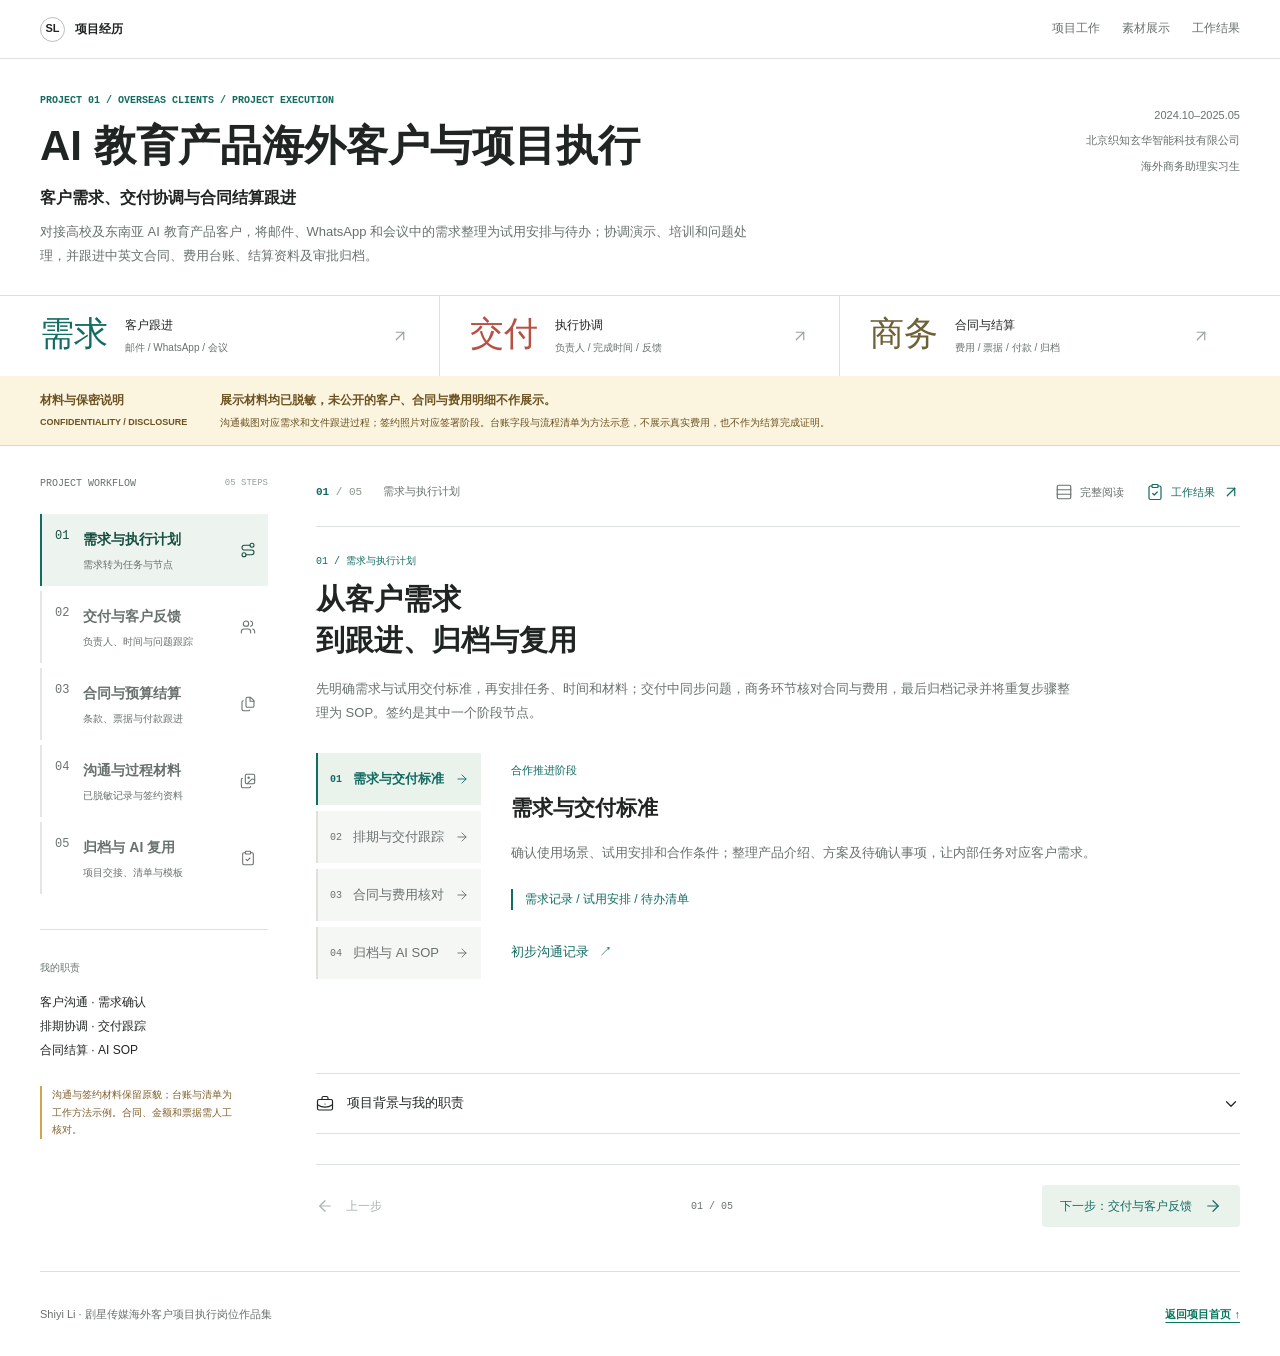
<file: docs/projects/ai-education-partnership/case_study.html>
<!doctype html>
<html lang="zh-CN">
<head>
  <meta charset="UTF-8">
  <meta name="viewport" content="width=device-width, initial-scale=1">
  <meta name="description" content="北京织知玄华智能科技有限公司海外商务助理实习：客户需求跟进、试用交付协调、中英文合同与预算结算跟进，以及 AI 辅助 SOP。展示脱敏沟通材料及签约阶段证据。">
  <title>AI 教育产品海外客户与项目执行｜李世怡 · 剧星传媒</title>
  <style>
    :root {
      --ink: #202e2a; --forest: #163c32; --green: #08765d; --blue: #245bd0;
      --pink: #b23768; --gold: #996014; --yellow: #ffe083; --muted: #5c6c66;
      --line: #d8e1dc; --soft: #f3f6f4; --paper: #fff;
    }
    * { box-sizing: border-box; }
    html { scroll-behavior: smooth; scroll-padding-top: 88px; }
    body { margin: 0; color: var(--ink); background: var(--paper); font: 16px/1.75 Inter, -apple-system, BlinkMacSystemFont, "Segoe UI", "PingFang SC", "Microsoft YaHei", sans-serif; letter-spacing: 0; }
    h1, h2, h3, h4, p, figure { margin: 0; }
    h1, h2, h3, h4 { line-height: 1.4; letter-spacing: 0; text-wrap: balance; }
    p { overflow-wrap: anywhere; }
    a { color: inherit; text-underline-offset: 4px; }
    img { display: block; max-width: 100%; height: auto; }
    button { font: inherit; cursor: pointer; touch-action: manipulation; }
    button, a { -webkit-tap-highlight-color: transparent; }
    [hidden] { display: none !important; }
    :focus-visible { outline: 3px solid var(--pink); outline-offset: 5px; }
    .mono { font-family: "SFMono-Regular", Consolas, monospace; font-variant-numeric: tabular-nums; }
    .wrap { width: min(1180px, calc(100% - 64px)); margin-inline: auto; }
    .skip-link { position: fixed; z-index: 100; top: 8px; left: 12px; transform: translateY(-150%); padding: 8px 12px; background: #fff; }
    .skip-link:focus { transform: none; }
    .topbar { position: sticky; top: 0; z-index: 30; min-height: 64px; display: flex; align-items: center; justify-content: space-between; gap: 24px; padding: 0 max(32px, calc((100% - 1180px) / 2)); background: #163c32fa; color: #fff; border-bottom: 1px solid #ffffff26; }
    .brand { display: inline-flex; align-items: center; gap: 10px; text-decoration: none; font-size: 13px; font-weight: 700; white-space: nowrap; }
    .brand-mark { display: grid; place-items: center; width: 28px; height: 28px; border: 1px solid #ffffff80; border-radius: 50%; font-size: 11px; }
    .topnav { display: flex; gap: 22px; overflow: auto; scrollbar-width: none; }
    .topnav::-webkit-scrollbar { display: none; }
    .topnav a { display: inline-flex; align-items: center; flex-shrink: 0; min-height: 44px; color: #d1e2da; font-size: 12px; text-decoration: none; border-bottom: 2px solid transparent; }
    .topnav a:hover, .topnav a[aria-current="location"] { color: #fff; border-bottom-color: var(--yellow); }
    .topnav .privacy-link { color: var(--yellow); font-weight: 750; }
    .hero { position: relative; isolation: isolate; color: #fff; background: var(--forest); }
    .hero::before { content: ""; position: absolute; inset: 0; z-index: -1; background: linear-gradient(90deg, #102b24fa 0%, #102b24ec 43%, #102b2460 75%, #102b2438 100%), url("../../works/covers/ai-partnership.jpg") center / cover no-repeat; }
    .hero-inner { padding-block: 64px 54px; }
    .eyebrow { color: #ffdf8a; font-size: 11px; font-weight: 750; margin-bottom: 22px; }
    h1 { max-width: 790px; font-size: 56px; font-weight: 850; line-height: 1.22; }
    .hero-copy { max-width: 630px; margin-top: 25px; color: #e2eee7; font-size: 17px; line-height: 1.9; }
    .hero-meta { display: flex; flex-wrap: wrap; gap: 8px 24px; margin-top: 30px; color: #e0e9e3; font-size: 12px; }
    .hero-meta span { padding-left: 10px; border-left: 2px solid #ffdf8a; }
    .hero-foot { display: flex; justify-content: space-between; align-items: center; gap: 24px; margin-top: 38px; padding-top: 20px; border-top: 1px solid #ffffff40; }
    .hero-foot p { color: #d1e2da; font-size: 12px; }
    .hero-foot a { display: inline-flex; gap: 18px; align-items: center; min-height: 44px; color: #ffdf8a; font-size: 13px; font-weight: 700; text-decoration: none; }
    .confidential { background: var(--yellow); color: #362807; border-bottom: 1px solid #d9b759; scroll-margin-top: 0; }
    .confidential-inner { display: grid; grid-template-columns: 220px 1fr; gap: 40px; padding-block: 25px; align-items: center; }
    .confidential-label { display: block; font-size: 19px; line-height: 1.4; }
    .confidential-label small { display: block; margin-top: 7px; font-size: 10px; font-weight: 650; }
    .confidential-copy strong { display: block; font-size: 16px; }
    .confidential-copy p { margin-top: 5px; font-size: 12px; }
    .band { border-bottom: 1px solid var(--line); }
    .band.soft { background: var(--soft); }
    .section { padding-block: 76px; scroll-margin-top: 16px; }
    .section-head { display: grid; grid-template-columns: minmax(0, .85fr) minmax(0, 1.15fr); align-items: start; gap: 70px; margin-bottom: 36px; }
    .index { margin-bottom: 12px; color: var(--green); font-size: 11px; font-weight: 750; }
    h2 { font-size: 36px; font-weight: 800; }
    h3 { font-size: 21px; }
    .section-intro { padding-top: 3px; font-size: 15px; color: var(--muted); line-height: 1.95; }
    .section-intro p + p { margin-top: 12px; }
    .work-grid { display: grid; grid-template-columns: repeat(4, minmax(0, 1fr)); gap: 26px; }
    .work-item { --accent: var(--green); padding-top: 24px; border-top: 3px solid var(--accent); }
    .work-item:nth-child(2) { --accent: var(--blue); }
    .work-item:nth-child(3) { --accent: var(--pink); }
    .work-item:nth-child(4) { --accent: var(--gold); }
    .work-number { display: block; color: var(--accent); font: 42px/1.1 "SFMono-Regular", Consolas, monospace; margin-bottom: 19px; }
    .work-item p { margin-top: 12px; font-size: 13px; color: var(--muted); }
    .timeline { display: grid; grid-template-columns: repeat(4, minmax(0, 1fr)); gap: 22px; padding: 0; margin: 0; list-style: none; }
    .stage { --accent: var(--green); position: relative; min-width: 0; padding-top: 29px; }
    .stage:nth-child(2) { --accent: var(--blue); }
    .stage:nth-child(3) { --accent: var(--pink); }
    .stage:nth-child(4) { --accent: var(--gold); }
    .stage::before { content: ""; position: absolute; top: 0; left: 0; right: -22px; height: 3px; background: var(--accent); }
    .stage:last-child::before { right: 0; }
    .stage:not(:last-child)::after { content: "→"; position: absolute; top: -18px; right: -18px; color: var(--accent); background: var(--soft); font-size: 23px; padding-inline: 4px; }
    .stage-top { display: flex; align-items: center; justify-content: space-between; gap: 14px; color: var(--accent); }
    .stage-top strong { font: 48px/1 "SFMono-Regular", Consolas, monospace; }
    .stage-top span { font-size: 10px; font-weight: 750; }
    .stage h3 { font-size: 20px; margin-top: 22px; min-height: 57px; }
    .stage p { min-height: 80px; margin-top: 12px; color: var(--muted); font-size: 13px; }
    .stage-output { min-height: 88px; padding-block: 17px; margin-top: 16px; border-top: 1px solid var(--line); }
    .stage-output small { display: block; font-size: 10px; color: var(--muted); margin-bottom: 5px; }
    .stage-output strong { display: block; font-size: 12px; font-weight: 650; }
    .stage a { display: inline-flex; min-height: 44px; align-items: center; gap: 14px; font-size: 12px; color: var(--accent); text-decoration: none; border-bottom: 1px solid currentColor; }
    .stage a:hover { background: #e5ece8; }
    .collaboration-map { display: grid; grid-template-columns: minmax(0, .8fr) minmax(0, 1fr) minmax(0, 1.25fr); gap: 62px; align-items: center; padding-block: 24px; }
    .partner { position: relative; border-block: 2px solid var(--blue); padding-block: 27px; }
    .map-label { display: block; color: var(--blue); font-size: 10px; font-weight: 750; margin-bottom: 14px; }
    .partner h3 { font-size: 24px; }
    .partner p { color: var(--muted); font-size: 13px; margin-top: 12px; }
    .partner::after { content: "⇄"; position: absolute; right: -46px; top: 50%; transform: translateY(-50%); color: var(--green); font-size: 25px; }
    .my-role { position: relative; padding: 30px 26px; background: var(--forest); color: #fff; border-radius: 4px; }
    .my-role .map-label { color: #a7e6c8; }
    .my-role h3 { font-size: 25px; line-height: 1.5; }
    .my-role ul { list-style: none; margin: 22px 0 0; padding: 0; color: #d8e9df; font-size: 13px; }
    .my-role li { padding-block: 8px; border-top: 1px solid #ffffff2b; }
    .my-role::after { content: ""; position: absolute; width: 31px; height: 1px; right: -31px; top: 50%; background: #95aea0; }
    .teams { display: grid; gap: 12px; position: relative; }
    .teams::before { content: ""; position: absolute; left: -32px; top: 47px; bottom: 47px; border-left: 1px solid #95aea0; }
    .team { --accent: var(--blue); position: relative; display: grid; grid-template-columns: 35px 1fr; gap: 12px; min-height: 94px; align-items: center; padding: 15px 18px; background: var(--soft); border-left: 3px solid var(--accent); }
    .team:nth-child(2) { --accent: var(--green); }
    .team:nth-child(3) { --accent: var(--pink); }
    .team:nth-child(4) { --accent: var(--gold); }
    .team::before { content: ""; position: absolute; left: -32px; width: 29px; top: 50%; height: 1px; background: #95aea0; }
    .team > span { color: var(--accent); font-size: 12px; }
    .team h4 { font-size: 15px; }
    .team p { color: var(--muted); font-size: 12px; margin-top: 4px; }
    .map-note { margin-top: 22px; padding-top: 19px; border-top: 1px solid var(--line); color: var(--muted); font-size: 12px; }
    .followup-table { border-top: 2px solid var(--ink); }
    .followup-row { display: grid; grid-template-columns: .65fr 1.2fr 1.15fr; gap: 36px; align-items: baseline; padding: 23px 0; border-bottom: 1px solid var(--line); }
    .followup-row.header { padding-block: 12px; font-size: 11px; color: var(--muted); }
    .followup-row h3 { font-size: 16px; }
    .followup-row h3 span { font-size: 11px; color: var(--green); margin-right: 10px; }
    .followup-row p { font-size: 13px; color: var(--muted); }
    .followup-row p:last-child { color: var(--ink); }
    .followup-label { display: none; }
    .records { display: grid; grid-template-columns: repeat(3, minmax(0, 1fr)); gap: 30px; margin-top: 32px; }
    .record { padding-top: 16px; border-top: 3px solid var(--green); }
    .record:nth-child(2) { border-top-color: var(--blue); }
    .record:nth-child(3) { border-top-color: var(--pink); }
    .record h4 { font-size: 15px; }
    .record p { margin-top: 7px; font-size: 12px; color: var(--muted); }
    .evidence-notice { display: flex; align-items: baseline; gap: 24px; padding: 17px 22px; margin-bottom: 32px; color: #362807; background: var(--yellow); border-left: 4px solid #ae790b; }
    .evidence-notice strong { flex-shrink: 0; font-size: 14px; }
    .evidence-notice p { font-size: 12px; }
    .evidence-grid { display: grid; grid-template-columns: repeat(6, minmax(0, 1fr)); gap: 38px 26px; }
    .evidence { grid-column: span 2; min-width: 0; scroll-margin-top: 108px; }
    .evidence:nth-child(-n+2) { grid-column: span 3; }
    .evidence:target { outline: 3px solid var(--green); outline-offset: 10px; }
    .evidence-heading { display: flex; align-items: baseline; justify-content: space-between; gap: 12px; padding-bottom: 12px; }
    .evidence-heading span { font-size: 12px; color: var(--green); font-weight: 750; }
    .evidence-heading time { font-size: 11px; color: var(--muted); }
    .evidence-frame { display: block; position: relative; aspect-ratio: 4 / 3; overflow: hidden; background: #eef0ef; border: 1px solid var(--line); cursor: zoom-in; }
    .evidence:nth-child(-n+2) .evidence-frame { aspect-ratio: 1.9 / 1; }
    .evidence-frame img { width: 100%; height: 100%; object-fit: contain; }
    .evidence-frame:hover { outline: 3px solid var(--green); outline-offset: -3px; }
    .evidence figcaption { margin-top: 16px; padding-top: 15px; border-top: 1px solid var(--line); }
    .evidence figcaption strong { display: block; font-size: 16px; }
    .evidence figcaption p { font-size: 12px; color: var(--muted); margin-top: 7px; }
    .outcomes-band { color: #fff; background: var(--forest); }
    .outcomes-band .index { color: #a7e6c8; }
    .outcomes-band .section-intro { color: #d1e2d9; }
    .outcome-grid { display: grid; grid-template-columns: repeat(3, minmax(0, 1fr)); border-block: 1px solid #ffffff42; }
    .outcome { padding: 30px 28px; }
    .outcome:first-child { padding-left: 0; }
    .outcome + .outcome { border-left: 1px solid #ffffff42; }
    .outcome span { font-size: 10px; color: #ffdf8a; }
    .outcome h3 { font-size: 23px; margin-top: 26px; }
    .outcome p { font-size: 13px; margin-top: 12px; color: #d1e2d9; }
    .signing-evidence { width: min(820px, 100%); margin: 32px auto 0; }
    .signing-evidence .evidence-frame { aspect-ratio: 1188 / 573; border-color: #ffffff42; }
    .signing-evidence figcaption { padding-top: 14px; }
    .signing-evidence figcaption strong { font-size: 16px; }
    .signing-evidence figcaption p { margin-top: 4px; color: #d1e2d9; font-size: 13px; }
    .contribution { display: flex; gap: 26px; margin-top: 30px; align-items: baseline; }
    .contribution strong { flex-shrink: 0; color: #ffdf8a; font-size: 13px; }
    .contribution p { color: #d1e2d9; font-size: 13px; }
    .footer { padding-block: 26px; color: var(--muted); font-size: 11px; }
    .footer .wrap { display: flex; align-items: center; justify-content: space-between; gap: 20px; }
    .footer a { display: inline-flex; align-items: center; min-height: 44px; color: var(--green); font-weight: 700; }
    .lightbox { width: min(1320px, calc(100% - 40px)); max-width: none; height: min(920px, calc(100dvh - 40px)); max-height: none; margin: auto; padding: 0; border: 1px solid #ffffff4a; border-radius: 6px; background: #172a23; color: #fff; }
    .lightbox::backdrop { background: #081510e8; }
    .lightbox[open] { display: grid; grid-template-rows: auto auto minmax(0, 1fr) auto; }
    .lightbox-head { display: flex; align-items: center; justify-content: space-between; gap: 18px; padding: 12px 18px; }
    .lightbox-head h2 { font-size: 16px; }
    .icon-button { display: grid; place-items: center; width: 44px; height: 44px; flex-shrink: 0; padding: 0; border: 1px solid #ffffff55; border-radius: 4px; background: transparent; color: #fff; font-size: 25px; }
    .icon-button:hover:not(:disabled) { background: #ffffff20; }
    .icon-button:disabled { opacity: .3; cursor: default; }
    .lightbox-disclosure { padding: 8px 18px; color: #362807; background: var(--yellow); font-size: 12px; font-weight: 650; }
    .lightbox-visual { min-height: 0; display: grid; place-items: center; padding: 14px; }
    .lightbox-visual img { width: 100%; height: 100%; min-height: 0; object-fit: contain; }
    .lightbox-footer { display: grid; grid-template-columns: 44px minmax(0, 1fr) 44px; gap: 18px; align-items: center; padding: 12px 18px; border-top: 1px solid #ffffff30; }
    .lightbox-caption { min-width: 0; text-align: center; }
    .lightbox-caption p { color: #d1e2d9; font-size: 12px; }
    .lightbox-caption a { display: inline-flex; align-items: center; min-height: 32px; font-size: 11px; color: #ffdf8a; }
    @media (max-width: 1000px) {
      h1 { font-size: 48px; max-width: 720px; } h2 { font-size: 32px; }
      .topnav { gap: 16px; } .brand { font-size: 12px; }
      .section-head { gap: 36px; }
      .confidential-inner { grid-template-columns: 190px 1fr; gap: 26px; }
      .work-grid { gap: 22px; } .work-item h3 { font-size: 19px; }
      .timeline { gap: 18px; } .stage::before { right: -18px; }
      .stage h3 { font-size: 18px; min-height: 51px; } .stage p { min-height: 104px; }
      .collaboration-map { gap: 42px; } .partner::after { right: -34px; }
      .my-role { padding: 24px 20px; } .my-role h3 { font-size: 22px; }
      .my-role::after { right: -21px; width: 21px; } .teams::before { left: -22px; }
      .team { padding-inline: 14px; grid-template-columns: 24px 1fr; gap: 8px; }
      .team::before { width: 19px; left: -22px; }
      .evidence-grid { gap: 30px 22px; } .evidence { grid-column: span 3; }
      .outcome h3 { font-size: 21px; } .outcome { padding-inline: 20px; }
    }
    @media (max-width: 760px) {
      html { scroll-padding-top: 104px; }
      .wrap { width: calc(100% - 36px); }
      .topbar { flex-direction: column; align-items: stretch; gap: 0; padding: 12px 18px 0; }
      .brand { font-size: 12px; } .brand-mark { width: 24px; height: 24px; }
      .topnav { width: 100%; gap: 21px; } .topnav a { font-size: 11px; }
      .hero-inner { padding-block: 38px 28px; }
      .hero::before { background-image: linear-gradient(90deg, #102b24ef 0%, #102b24e0 50%, #102b2490 100%), url("../../works/covers/ai-partnership.jpg"); background-position: center, 62% center; }
      h1 { font-size: 34px; line-height: 1.3; }
      .eyebrow { font-size: 10px; margin-bottom: 16px; }
      .hero-copy { font-size: 14px; margin-top: 20px; }
      .hero-meta { margin-top: 20px; gap: 8px 18px; font-size: 10px; }
      .hero-foot { margin-top: 25px; padding-top: 12px; gap: 16px; }
      .hero-foot p { max-width: 190px; font-size: 10px; } .hero-foot a { font-size: 11px; gap: 8px; flex-shrink: 0; }
      .confidential-inner { grid-template-columns: 1fr; padding-block: 21px; gap: 12px; }
      .confidential-label { font-size: 18px; }
      .confidential-label small { display: none; }
      .confidential-copy strong { font-size: 14px; } .confidential-copy p { font-size: 11px; }
      .section { padding-block: 50px; }
      .section-head { grid-template-columns: 1fr; gap: 18px; margin-bottom: 28px; }
      .section-intro { font-size: 14px; } h2 { font-size: 29px; }
      .index { font-size: 10px; margin-bottom: 10px; }
      .work-grid { grid-template-columns: repeat(2, minmax(0, 1fr)); gap: 28px 24px; }
      .work-item { padding-top: 17px; } .work-number { font-size: 33px; margin-bottom: 12px; }
      .work-item h3 { font-size: 19px; } .work-item p { font-size: 12px; margin-top: 8px; }
      .timeline { grid-template-columns: 1fr; gap: 0; }
      .stage { padding: 0 0 30px 63px; margin-left: 9px; border-left: 2px solid var(--accent); }
      .stage:last-child { padding-bottom: 0; }
      .stage::before { display: none; }
      .stage:not(:last-child)::after { content: "↓"; left: -11px; right: auto; top: auto; bottom: 5px; padding: 0; font-size: 22px; }
      .stage-top strong { position: absolute; left: 15px; top: 3px; font-size: 25px; }
      .stage-top span { font-size: 10px; }
      .stage h3 { margin-top: 7px; font-size: 20px; min-height: 0; }
      .stage p { min-height: 0; margin-top: 10px; font-size: 13px; }
      .stage-output { min-height: 0; padding-block: 12px 0; margin-top: 12px; }
      .stage a { margin-top: 8px; font-size: 11px; }
      .collaboration-map { grid-template-columns: 1fr; gap: 38px; padding: 0; }
      .partner { padding-block: 19px; } .partner h3 { font-size: 23px; }
      .map-label { margin-bottom: 10px; }
      .partner::after { content: "↕"; top: auto; bottom: -36px; left: 28px; right: auto; transform: none; }
      .my-role { padding: 24px; } .my-role h3 { font-size: 24px; }
      .my-role h3 br { display: none; }
      .my-role ul { display: flex; flex-wrap: wrap; gap: 8px 22px; margin-top: 15px; }
      .my-role li { font-size: 12px; }
      .my-role::after { top: 100%; right: auto; left: 40px; width: 1px; height: 38px; }
      .teams { margin-left: 62px; }
      .teams::before { top: 0; left: -22px; bottom: 47px; }
      .team { grid-template-columns: 25px 1fr; min-height: 94px; padding: 15px 13px; }
      .team h4 { font-size: 14px; } .team p { font-size: 11px; }
      .map-note { margin-top: 25px; font-size: 11px; }
      .followup-row { grid-template-columns: 1fr; gap: 10px; padding-block: 22px; }
      .followup-row.header { display: none; }
      .followup-row p { display: grid; grid-template-columns: 68px 1fr; gap: 15px; font-size: 12px; }
      .followup-label { display: inline; color: var(--muted); font-size: 11px; }
      .records { grid-template-columns: 1fr; gap: 20px; }
      .record { display: grid; grid-template-columns: 100px 1fr; gap: 18px; }
      .record h4 { font-size: 14px; } .record p { margin: 0; }
      .evidence-notice { display: block; padding: 15px 17px; margin-bottom: 27px; }
      .evidence-notice p { margin-top: 6px; font-size: 11px; }
      .evidence-grid { grid-template-columns: 1fr; gap: 30px; }
      .evidence, .evidence:nth-child(-n+2) { grid-column: auto; }
      .evidence-heading { padding-bottom: 9px; }
      .evidence figcaption { margin-top: 12px; padding-top: 12px; }
      .outcome-grid { grid-template-columns: 1fr; }
      .outcome, .outcome:first-child { padding: 23px 0; }
      .outcome + .outcome { border-left: 0; border-top: 1px solid #ffffff42; }
      .outcome h3 { margin-top: 10px; font-size: 23px; } .outcome p { margin-top: 8px; }
      .contribution { display: block; margin-top: 25px; } .contribution p { margin-top: 10px; font-size: 12px; }
      .footer .wrap { flex-direction: column; align-items: flex-start; gap: 5px; }
      .lightbox { width: calc(100% - 16px); height: calc(100dvh - 24px); }
      .lightbox-head { padding: 10px 12px; gap: 12px; } .lightbox-head h2 { font-size: 14px; }
      .lightbox-disclosure { padding: 8px 12px; font-size: 11px; }
      .lightbox-visual { padding: 8px; }
      .lightbox-footer { gap: 10px; padding: 12px; } .lightbox-caption p { font-size: 11px; }
    }
    @media (prefers-reduced-motion: reduce) { html { scroll-behavior: auto; } }
  </style>
  <link rel="stylesheet" href="../ai-news-dashboard/case-study-workspace.css">
  <link rel="stylesheet" href="../project-workspace.css">
  <link rel="stylesheet" href="../market-workspace.css">
</head>
<body>
  <a class="skip-link" href="#overview">跳至项目内容</a>
  <header class="topbar">
    <a class="brand" href="../../index.html" aria-label="返回作品集首页"><span class="brand-mark">SL</span><span>Shiyi Li · Overseas Project Support</span></a>
    <nav class="topnav" aria-label="页面导航">
      <a href="#overview">我的工作</a><a href="#journey">推进路径</a><a href="#collaboration">团队协作</a><a href="#evidence">过程材料</a><a href="#outcome">项目结果</a><a class="privacy-link" href="#confidential">保密说明</a>
    </nav>
  </header>
  <main>
    <section class="hero" aria-labelledby="project-title">
      <div class="wrap hero-inner">
        <p class="eyebrow">PROJECT 02 / OVERSEAS CLIENTS · PROJECT EXECUTION</p>
        <h1 id="project-title">海外客户对接<br>与项目执行跟进</h1>
        <p class="hero-copy">对接高校及东南亚 AI 教育产品客户，将邮件、WhatsApp 和会议中的需求整理为试用安排与待办；协调演示、培训和问题处理，并跟进中英文合同、费用台账、结算资料及审批归档。</p>
        <div class="hero-meta"><span>2024.10–2025.05</span><span>北京织知玄华智能科技有限公司</span><span>海外商务助理实习生</span></div>
        <div class="hero-foot"><p>客户需求 / 交付协调 / 合同与费用 / AI SOP</p><a href="#journey">项目执行闭环 <span aria-hidden="true">↓</span></a></div>
      </div>
    </section>
    <aside class="confidential" id="confidential" aria-labelledby="confidential-title">
      <div class="wrap confidential-inner">
        <strong class="confidential-label" id="confidential-title">材料与保密说明<small>CONFIDENTIALITY / DISCLOSURE</small></strong>
        <div class="confidential-copy"><strong>展示材料均已脱敏，未公开的客户、合同与费用明细不作展示。</strong><p>沟通截图对应需求和文件跟进过程；签约照片对应签署阶段。台账字段与流程清单为方法示意，不展示真实费用，也不作为结算完成证明。</p></div>
      </div>
    </aside>

    <div class="band">
      <section class="wrap section" id="overview" aria-labelledby="overview-title">
        <div class="section-head">
          <div><p class="index">01 / 项目概览</p><h2 id="overview-title">我的核心工作</h2></div>
          <div class="section-intro"><p>高校及东南亚客户需要确认产品适用场景、试用方式和合作条件。项目同时涉及产品演示、培训准备、使用反馈及商务文件流转。</p><p>我的工作是连接客户沟通与内部执行：记录需求和待办，协调负责人及完成时间，跟踪交付问题，并核对合同、费用与结算资料，形成可继续跟进的记录。</p></div>
        </div>
        <div class="work-grid">
          <article class="work-item"><span class="work-number">01</span><h3>客户需求与跟进</h3><p>通过邮件、WhatsApp 和会议确认需求、试用安排及合作条件；准备产品介绍与方案，记录反馈和待办。</p></article>
          <article class="work-item"><span class="work-number">02</span><h3>执行与交付跟踪</h3><p>协调演示账号、培训材料和会议安排，明确负责人及完成时间；跟踪进度，协调产品团队处理客户问题。</p></article>
          <article class="work-item"><span class="work-number">03</span><h3>合同与预算结算</h3><p>核对中英文合同条款、付款节点和结算票据，维护费用台账；跟进审批、盖章与付款，反馈缺项并归档。</p></article>
          <article class="work-item"><span class="work-number">04</span><h3>AI 应用与 SOP</h3><p>利用 AI 整理客户跟进及资料准备中的重复工作，输出 SOP、检查清单和常用模板，核对后用于执行。</p></article>
        </div>
      </section>
    </div>

    <div class="band soft">
      <section class="wrap section" id="journey" aria-labelledby="journey-title">
        <div class="section-head">
          <div><p class="index">02 / 项目执行路径</p><h2 id="journey-title">从客户需求<br>到跟进、归档与复用</h2></div>
          <p class="section-intro">先明确需求与试用交付标准，再安排任务、时间和材料；交付中同步问题，商务环节核对合同与费用，最后归档记录并将重复步骤整理为 SOP。签约是其中一个阶段节点。</p>
        </div>
        <ol class="timeline" aria-label="需求、交付、商务与归档四阶段执行路径">
          <li class="stage"><div class="stage-top"><strong>01</strong><span>REQUIREMENTS</span></div><h3>需求与交付标准</h3><p>确认使用场景、试用安排和合作条件；整理产品介绍、方案及待确认事项，让内部任务对应客户需求。</p><div class="stage-output"><small>衔接到下一步</small><strong>需求记录 / 试用安排 / 待办清单</strong></div><a href="#evidence-01">初步沟通记录 <span aria-hidden="true">↗</span></a></li>
          <li class="stage"><div class="stage-top"><strong>02</strong><span>DELIVERY</span></div><h3>排期与交付跟踪</h3><p>协调账号、培训材料与会议，记录负责人和完成时间；会后整理纪要，跟踪客户问题并同步处理进展。</p><div class="stage-output"><small>衔接到下一步</small><strong>会议纪要 / 执行排期 / 问题反馈</strong></div><a href="#university">演示与试点安排 <span aria-hidden="true">↗</span></a></li>
          <li class="stage"><div class="stage-top"><strong>03</strong><span>COMMERCIAL</span></div><h3>合同与费用核对</h3><p>核对中英文条款、付款节点及票据，维护费用台账；跟进修改、审批、盖章与付款，对缺项及时反馈。</p><div class="stage-output"><small>衔接到下一步</small><strong>合同版本 / 费用台账 / 审批状态</strong></div><a href="#followup">商务核对重点 <span aria-hidden="true">↗</span></a></li>
          <li class="stage"><div class="stage-top"><strong>04</strong><span>REUSE</span></div><h3>归档与 AI SOP</h3><p>归档沟通、交付及商务文件，保留未完成事项；用 AI 整理重复步骤，形成核对后的清单与常用模板。</p><div class="stage-output"><small>用于下一轮执行</small><strong>项目资料 / 未完成事项 / SOP 模板</strong></div><a href="#sop">流程沉淀与复用 <span aria-hidden="true">↗</span></a></li>
        </ol>
      </section>
    </div>

    <div class="band">
      <section class="wrap section" id="collaboration" aria-labelledby="collaboration-title">
        <div class="section-head">
          <div><p class="index">03 / 跨团队协作</p><h2 id="collaboration-title">客户反馈有记录<br>内部任务有负责人</h2></div>
          <p class="section-intro">对接客户后，将需求、使用问题及商务事项交给对应团队确认；跟进回复与完成时间，再向客户同步进度。涉及专业判断或审批的事项，由对应团队及负责人确认。</p>
        </div>
        <div class="collaboration-map" aria-label="高校及东南亚客户通过需求记录与项目跟进，连接产品、业务、财务和审批负责人">
          <article class="partner"><span class="map-label">CLIENTS</span><h3>高校及东南亚客户</h3><p>需求与试用安排<br>合作条件与使用反馈</p></article>
          <article class="my-role"><span class="map-label">MY CONTRIBUTION / 我的工作</span><h3>客户对接<br>与执行跟进</h3><ul><li>记录需求、拆解待办</li><li>跟踪进度、同步反馈</li><li>核对资料、跟进审批</li></ul></article>
          <div class="teams">
            <article class="team"><span class="mono">01</span><div><h4>产品团队</h4><p>演示账号、培训资料、客户使用问题及处理反馈。</p></div></article>
            <article class="team"><span class="mono">02</span><div><h4>业务团队</h4><p>合作方案、服务范围、双方分工及合同修改确认。</p></div></article>
            <article class="team"><span class="mono">03</span><div><h4>财务团队</h4><p>费用台账、票据与结算资料核对，以及付款流程跟进。</p></div></article>
            <article class="team"><span class="mono">04</span><div><h4>审批负责人</h4><p>合作条件、合同版本与审批事项的最终确认。</p></div></article>
          </div>
        </div>
        <p class="map-note">跟进记录保留客户问题、对应负责人、计划时间及当前状态，便于确认下一步；未确认事项继续保留在待办中，不以文件已发送代替任务完成。</p>
      </section>
    </div>

    <div class="band soft">
      <section class="wrap section" id="followup" aria-labelledby="followup-title">
        <div class="section-head">
          <div><p class="index">04 / 商务与执行核对</p><h2 id="followup-title">每个节点<br>都有具体核对项</h2></div>
          <p class="section-intro">从需求到交付，再到合同与费用，将客户期待、内部执行和商务资料衔接起来。以下是核对内容和工作方法；字段示意不展示内部台账、金额或付款凭证。</p>
        </div>
        <div class="followup-table" role="table" aria-label="需求、交付、合同与费用核对事项">
          <div class="followup-row header" role="row"><span role="columnheader">确认事项</span><span role="columnheader">讨论内容</span><span role="columnheader">我的工作</span></div>
          <div class="followup-row" role="row"><h3 role="rowheader"><span class="mono">01</span>需求与合作条件</h3><p role="cell"><span class="followup-label">讨论内容</span><span>客户使用场景、试用范围、合作条件及待确认问题。</span></p><p role="cell"><span class="followup-label">我的工作</span><span>通过邮件、WhatsApp 和会议确认，准备产品介绍与方案，登记反馈和后续待办。</span></p></div>
          <div class="followup-row" role="row"><h3 role="rowheader"><span class="mono">02</span>排期与交付反馈</h3><p role="cell"><span class="followup-label">讨论内容</span><span>演示账号、培训材料、会议时间及客户问题处理进度。</span></p><p role="cell"><span class="followup-label">我的工作</span><span>协调准备事项，明确负责人和完成时间；会后整理纪要，跟踪未完成事项并同步进展。</span></p></div>
          <div class="followup-row" role="row"><h3 role="rowheader"><span class="mono">03</span>中英文合同</h3><p role="cell"><span class="followup-label">讨论内容</span><span>合同条款、服务范围、双方分工、付款节点及版本差异。</span></p><p role="cell"><span class="followup-label">我的工作</span><span>核对信息与修改意见，跟进确认、审批及盖章，保留最终确认版本并归档。</span></p></div>
          <div class="followup-row" role="row"><h3 role="rowheader"><span class="mono">04</span>费用与结算资料</h3><p role="cell"><span class="followup-label">讨论内容</span><span>费用台账、结算票据、资料缺口、付款节点与审批状态。</span></p><p role="cell"><span class="followup-label">我的工作</span><span>维护台账，核对合同与票据的对应信息；跟进审批与付款，对缺项和异常及时反馈，整理归档。</span></p></div>
        </div>
        <div class="records" aria-label="方法示意：沟通、执行和商务记录字段">
          <article class="record"><h4>客户台账 · 字段示意</h4><p>客户与联系人 / 沟通渠道 / 需求及反馈 / 待确认事项 / 下一步安排。</p></article>
          <article class="record"><h4>执行清单 · 字段示意</h4><p>任务 / 交付材料 / 负责人 / 完成时间 / 当前进度 / 客户问题。</p></article>
          <article class="record"><h4>商务核对 · 字段示意</h4><p>合同版本 / 付款节点 / 费用与票据 / 资料缺口 / 审批状态 / 归档位置。</p></article>
        </div>
      </section>
    </div>

    <div class="band">
      <section class="wrap section" id="evidence" aria-labelledby="evidence-title">
        <div class="section-head">
          <div><p class="index">05 / WORKING EVIDENCE</p><h2 id="evidence-title">沟通与文件记录</h2></div>
          <p class="section-intro">五份脱敏材料按时间呈现信息同步、方案反馈与文件跟进。说明对应材料可见内容；这些截图未展示费用、票据或付款凭证，签署阶段另见下方现场照片。</p>
        </div>
        <aside class="evidence-notice" aria-label="过程材料保密提示"><strong>已脱敏材料</strong><p>遮盖部分涉及未公开信息，因保密要求不作展示。以下使用已处理的原始图片。</p></aside>
        <div class="evidence-grid">
          <figure class="evidence" id="evidence-01"><div class="evidence-heading"><span class="mono">RECORD 01</span><time datetime="2025-01-14">2025.01.14</time></div><a class="evidence-frame" href="./assets/evidence-latest-01.jpg" target="_blank" rel="noopener" aria-label="查看初步信息同步原图" title="查看原图"><img src="./assets/evidence-latest-01.jpg" alt="已脱敏的初步信息同步记录，2025年1月14日" loading="lazy" width="1710" height="844"></a><figcaption><strong>初步信息同步</strong><p>同步已有合作信息，整理需要进一步确认的问题。</p></figcaption></figure>
          <figure class="evidence" id="evidence-02"><div class="evidence-heading"><span class="mono">RECORD 02</span><time datetime="2025-01-15">2025.01.15</time></div><a class="evidence-frame" href="./assets/evidence-latest-02.jpg" target="_blank" rel="noopener" aria-label="查看方案反馈与内部讨论原图" title="查看原图"><img src="./assets/evidence-latest-02.jpg" alt="已脱敏的方案反馈与内部讨论记录，2025年1月15日" loading="lazy" width="1569" height="765"></a><figcaption><strong>方案反馈与内部讨论</strong><p>围绕合作方案同步意见，跟进内部反馈。</p></figcaption></figure>
          <figure class="evidence" id="evidence-03"><div class="evidence-heading"><span class="mono">RECORD 03</span><time datetime="2025-02-05">2025.02.05</time></div><a class="evidence-frame" href="./assets/evidence-latest-03.jpg" target="_blank" rel="noopener" aria-label="查看商务事项沟通原图" title="查看原图"><img src="./assets/evidence-latest-03.jpg" alt="已脱敏的商务事项沟通记录，2025年2月5日" loading="lazy" width="1692" height="1336"></a><figcaption><strong>商务事项沟通</strong><p>整理商讨结果，汇总市场与后续合作相关意见。</p></figcaption></figure>
          <figure class="evidence" id="evidence-04"><div class="evidence-heading"><span class="mono">RECORD 04</span><time datetime="2025-02-20">2025.02.20</time></div><a class="evidence-frame" href="./assets/evidence-latest-04.jpg" target="_blank" rel="noopener" aria-label="查看文件核对与流程跟进原图" title="查看原图"><img src="./assets/evidence-latest-04.jpg" alt="已脱敏的文件发送与信息同步记录，2025年2月20日" loading="lazy" width="1688" height="942"></a><figcaption><strong>文件核对与流程跟进</strong><p>发送合作文件，同步待整理的信息与相关问题。</p></figcaption></figure>
          <figure class="evidence" id="evidence-05"><div class="evidence-heading"><span class="mono">RECORD 05</span><time datetime="2025-02-28">2025.02.28</time></div><a class="evidence-frame" href="./assets/evidence-latest-05.jpg" target="_blank" rel="noopener" aria-label="查看文件整理与信息同步原图" title="查看原图"><img src="./assets/evidence-latest-05.jpg" alt="已脱敏的文件整理、发送与存档记录，2025年2月28日" loading="lazy" width="1706" height="1238"></a><figcaption><strong>文件整理与信息同步</strong><p>整理并发送相关文件，配合查阅与存档。</p></figcaption></figure>
        </div>
      </section>
    </div>

    <div class="band outcomes-band">
      <section class="wrap section" id="outcome" aria-labelledby="outcome-title">
        <div class="section-head"><div><p class="index">06 / 阶段结果与持续跟进</p><h2 id="outcome-title">签约形成阶段结果<br>后续执行继续跟进</h2></div><p class="section-intro">合作签约照片展示正式签署这一阶段结果。我的支持工作同时覆盖试用安排、交付问题及合同费用资料跟进；签署、交付和结算分别记录各自进展。</p></div>
        <div class="outcome-grid">
          <article class="outcome"><span>01 / DELIVERY FOLLOW-UP</span><h3>交付事项持续跟踪</h3><p>演示、培训及客户问题形成具体待办，按负责人和完成时间跟进并同步进展。</p></article>
          <article class="outcome"><span>02 / SIGNING MILESTONE</span><h3>合作形成签约节点</h3><p>配合合同核对与文件流程，项目形成正式签署这一阶段性结果。</p></article>
          <article class="outcome"><span>03 / RECORDS & REUSE</span><h3>资料与流程沉淀</h3><p>整理合同、费用及沟通资料，保留缺项与未完成事项，将重复步骤沉淀为 SOP 和模板。</p></article>
        </div>
        <figure class="signing-evidence">
          <a class="evidence-frame" href="./assets/06-signing.jpg" target="_blank" rel="noopener" aria-label="查看合作签约仪式现场原图" title="查看原图"><img src="./assets/06-signing.jpg" alt="已脱敏的合作签约仪式现场合影" loading="lazy" width="1188" height="573"></a>
          <figcaption><strong>合作签约仪式现场 · 脱敏证据</strong><p>对应正式签署阶段；交付完成情况与付款、结算进展需分别跟踪。</p></figcaption>
        </figure>
        <div class="contribution"><strong>我的工作</strong><p>客户需求与反馈登记 → 任务、负责人及时间确认 → 交付问题跟踪 → 合同与费用资料核对 → 审批、付款跟进及归档 → AI 整理 SOP，支持后续项目复用。</p></div>
      </section>
    </div>
    <div class="band">
      <section class="wrap section" id="university" aria-labelledby="university-title">
        <div class="section-head"><div><p class="index">高校试点 / 交付协调</p><h2 id="university-title">从演示准备<br>接到试用问题跟进</h2></div><p class="section-intro">将客户确认的试用需求落实到账号、培训材料和会议安排。会后记录使用反馈，明确谁处理、何时反馈，并向客户同步交付进展。</p></div>
        <div class="work-grid">
          <article class="work-item"><h3>需求确认</h3><p>通过邮件、WhatsApp 和会议确认试用安排及合作条件，整理产品介绍和方案。</p></article>
          <article class="work-item"><h3>演示准备</h3><p>协调演示账号、培训材料和会议安排，明确任务负责人及完成时间。</p></article>
          <article class="work-item"><h3>反馈处理</h3><p>整理会议纪要和使用问题，协调产品团队处理，跟踪进度并向客户同步。</p></article>
          <article class="work-item"><h3>后续交接</h3><p>归档材料和反馈记录，保留未完成事项及下一步安排，便于后续持续跟进。</p></article>
        </div>
        <figure style="margin-top:32px"><img src="../../works/covers/education-pilot.png" alt="高校交流活动图片" loading="lazy" style="max-width:100%;height:auto"><figcaption style="margin-top:12px;font-size:12px;color:var(--muted)">高校交流场景资料 · 具体客户反馈与内部执行记录不公开。</figcaption></figure>
      </section>
    </div>
    <div class="band soft">
      <section class="wrap section" id="sop" aria-labelledby="sop-title">
        <div class="section-head"><div><p class="index">工作方法 / AI + SOP</p><h2 id="sop-title">把重复步骤<br>沉淀为下一次可用的模板</h2></div><p class="section-intro">针对客户跟进和资料准备，利用 AI 整理 SOP 初稿、检查清单及常用模板；再对照沟通记录与已确认信息核对。以下是模板结构示意，具体合同、费用和审批信息仍以原始资料为准。</p></div>
        <div class="work-grid">
          <article class="work-item"><h3>客户跟进模板</h3><p>需求、试用安排、合作条件、反馈、待确认事项与下一步沟通。</p></article>
          <article class="work-item"><h3>会议与执行清单</h3><p>账号、培训材料、会议安排、负责人、完成时间与问题处理进展。</p></article>
          <article class="work-item"><h3>商务资料清单</h3><p>中英文合同版本、付款节点、费用台账、票据、审批状态和资料缺口。</p></article>
          <article class="work-item"><h3>归档与复用</h3><p>整理确认版本及反馈记录，将重复问题和易遗漏步骤补入 SOP，保留后续待办。</p></article>
        </div>
      </section>
    </div>
  </main>
  <footer class="footer"><div class="wrap"><span>Shiyi Li · 剧星传媒海外客户项目执行岗位作品集</span><a href="../../index.html">返回项目首页 ↑</a></div></footer>

  <dialog class="lightbox" aria-labelledby="lightbox-title" aria-describedby="lightbox-disclosure">
    <header class="lightbox-head"><h2 id="lightbox-title">项目材料</h2><button class="icon-button" id="lightbox-close" type="button" aria-label="关闭大图" title="关闭大图" autofocus>×</button></header>
    <p class="lightbox-disclosure" id="lightbox-disclosure">已脱敏材料 · 未公开信息因保密要求不作展示</p>
    <div class="lightbox-visual"><img alt="" hidden></div>
    <footer class="lightbox-footer"><button class="icon-button" id="lightbox-prev" type="button" aria-label="上一张材料" title="上一张材料">←</button><div class="lightbox-caption" aria-live="polite"><p id="lightbox-caption"></p><a id="lightbox-original" target="_blank" rel="noopener">打开原图 ↗</a></div><button class="icon-button" id="lightbox-next" type="button" aria-label="下一张材料" title="下一张材料">→</button></footer>
  </dialog>
  <script>
    const lightbox = document.querySelector('.lightbox');
    const links = [...document.querySelectorAll('.evidence-frame')];
    const preview = lightbox.querySelector('img');
    const previous = document.querySelector('#lightbox-prev');
    const next = document.querySelector('#lightbox-next');
    let activeIndex = 0;
    let opener = null;
    let previousOverflow = '';

    function showImage(index) {
      activeIndex = index;
      const link = links[index];
      const figure = link.closest('figure');
      preview.src = link.href;
      preview.alt = link.querySelector('img').alt;
      preview.hidden = false;
      document.querySelector('#lightbox-title').textContent = figure.querySelector('figcaption strong').textContent;
      const detail = figure.querySelector('time')?.textContent || figure.querySelector('figcaption p').textContent;
      document.querySelector('#lightbox-caption').textContent = `${String(index + 1).padStart(2, '0')} / ${String(links.length).padStart(2, '0')} · ${detail}`;
      document.querySelector('#lightbox-original').href = link.href;
      previous.disabled = index === 0;
      next.disabled = index === links.length - 1;
    }

    // Image links remain usable when dialog support or JavaScript is unavailable.
    if (typeof lightbox.showModal === 'function') {
      links.forEach((link, index) => link.addEventListener('click', (event) => {
        if (event.ctrlKey || event.metaKey || event.shiftKey || event.altKey) return;
        event.preventDefault();
        opener = link;
        previousOverflow = document.body.style.overflow;
        showImage(index);
        lightbox.showModal();
        document.body.style.overflow = 'hidden';
      }));
    }
    document.querySelector('#lightbox-close').addEventListener('click', () => lightbox.close());
    previous.addEventListener('click', () => { if (activeIndex > 0) showImage(activeIndex - 1); });
    next.addEventListener('click', () => { if (activeIndex < links.length - 1) showImage(activeIndex + 1); });
    lightbox.addEventListener('keydown', (event) => {
      if (event.key === 'Tab') {
        const controls = [...lightbox.querySelectorAll('button:not(:disabled), a[href]')];
        const first = controls[0];
        const last = controls[controls.length - 1];
        if (event.shiftKey && document.activeElement === first) { event.preventDefault(); last.focus(); }
        else if (!event.shiftKey && document.activeElement === last) { event.preventDefault(); first.focus(); }
      }
      if (event.key === 'ArrowLeft' && activeIndex > 0) { event.preventDefault(); showImage(activeIndex - 1); }
      if (event.key === 'ArrowRight' && activeIndex < links.length - 1) { event.preventDefault(); showImage(activeIndex + 1); }
    });
    lightbox.addEventListener('click', (event) => {
      const box = lightbox.getBoundingClientRect();
      if (event.target === lightbox && (event.clientX < box.left || event.clientX > box.right || event.clientY < box.top || event.clientY > box.bottom)) lightbox.close();
    });
    lightbox.addEventListener('close', () => {
      document.body.style.overflow = previousOverflow;
      preview.hidden = true;
      preview.removeAttribute('src');
      if (opener) opener.focus({ preventScroll: true });
    });
    if ('IntersectionObserver' in window) {
      const navLinks = [...document.querySelectorAll('.topnav a')];
      const observer = new IntersectionObserver((entries) => {
        const visible = entries.filter(entry => entry.isIntersecting).sort((a, b) => a.boundingClientRect.top - b.boundingClientRect.top)[0];
        if (!visible) return;
        navLinks.forEach(link => {
          if (link.hash === '#' + visible.target.id) link.setAttribute('aria-current', 'location');
          else link.removeAttribute('aria-current');
        });
      }, { rootMargin: '-110px 0px -55% 0px' });
      navLinks.forEach(link => { const target = document.querySelector(link.hash); if (target) observer.observe(target); });
    }
  </script>
  <script src="../ai-news-dashboard/lucide.min.js"></script>
  <script src="../project-workspace.js" data-project="partnership"></script>
</body>
</html>
</file>
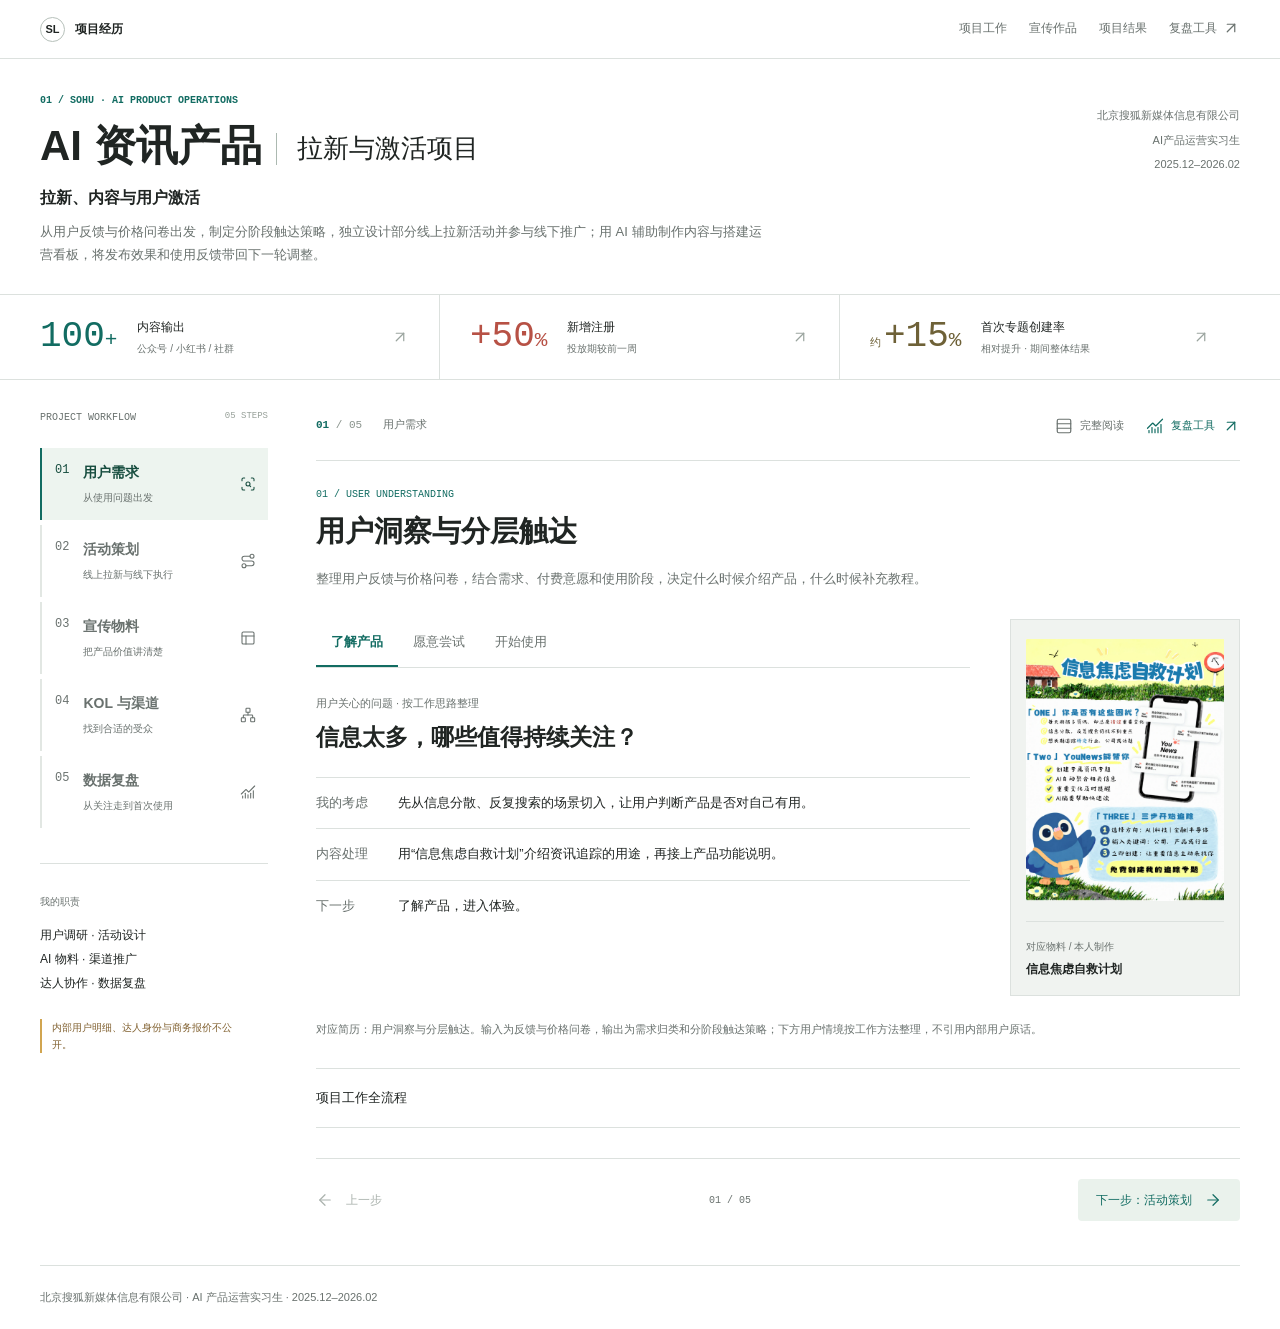
<file: docs/projects/ai-news-dashboard/case_study.html>
<!doctype html>
<html lang="zh-CN">
<head>
  <meta charset="utf-8">
  <meta name="viewport" content="width=device-width, initial-scale=1">
  <meta name="description" content="搜狐 AI 产品运营：用户洞察与分层触达、AI 用户路径看板、内容与达人协同、跨渠道执行及转化复盘。">
  <title>AI 资讯产品拉新与激活项目｜李世怡 · 剧星传媒</title>
  <style>
    :root {
      --navy: #18242c; --navy-2: #21343d; --blue: #175bd4; --cyan: #087e79;
      --pink: #b63668; --green: #277c54; --orange: #d96c32; --gold: #f0c552;
      --ink: #18242c; --muted: #5e6978; --line: #dce2e8; --soft: #f4f6f8; --paper: #fff;
    }
    * { box-sizing: border-box; }
    html { scroll-behavior: smooth; scroll-padding-top: 88px; }
    body { margin: 0; color: var(--ink); background: #fff; font: 16px/1.7 Inter, -apple-system, BlinkMacSystemFont, "Segoe UI", "PingFang SC", "Microsoft YaHei", sans-serif; letter-spacing: 0; }
    h1, h2, h3, h4, p, figure { margin: 0; }
    h1, h2, h3, h4 { letter-spacing: 0; text-wrap: balance; }
    p { overflow-wrap: anywhere; }
    a { color: inherit; text-underline-offset: 4px; }
    img { display: block; width: 100%; height: auto; }
    [hidden] { display: none !important; }
    button { font: inherit; cursor: pointer; touch-action: manipulation; }
    button, a { -webkit-tap-highlight-color: transparent; }
    :focus-visible { outline: 3px solid var(--orange); outline-offset: 5px; }
    .mono { font-family: "SFMono-Regular", Consolas, monospace; font-variant-numeric: tabular-nums; }
    .skip-link { position: fixed; left: 12px; top: 8px; z-index: 100; transform: translateY(-160%); padding: 8px 12px; background: #fff; }
    .skip-link:focus { transform: none; }
    .report, .hero-inner, .metric-strip { width: min(1180px, calc(100% - 64px)); margin-inline: auto; }
    .site-nav { position: sticky; top: 0; z-index: 50; min-height: 64px; padding: 0 max(32px, calc((100% - 1180px) / 2)); display: flex; align-items: center; justify-content: space-between; gap: 24px; color: #fff; background: #18242cf7; border-bottom: 1px solid #ffffff25; backdrop-filter: blur(12px); }
    .nav-brand { display: inline-flex; gap: 10px; align-items: center; text-decoration: none; white-space: nowrap; font-size: 14px; font-weight: 750; }
    .brand-mark { display: grid; place-items: center; border: 1px solid #ffffff70; width: 28px; height: 28px; border-radius: 50%; font-size: 11px; }
    .nav-links { display: flex; align-items: center; gap: 22px; min-width: 0; overflow: auto; scrollbar-width: none; }
    .nav-links::-webkit-scrollbar { display: none; }
    .nav-links a { flex-shrink: 0; min-height: 44px; display: inline-flex; align-items: center; border-bottom: 2px solid transparent; text-decoration: none; color: #cad3d9; font-size: 12px; }
    .nav-links a:hover, .nav-links a.active { color: #fff; border-bottom-color: var(--gold); }
    .nav-links .nav-action { color: #f0d48b; }
    .hero { position: relative; isolation: isolate; overflow: hidden; min-height: 470px; display: flex; align-items: center; color: #fff; background: #18242c; }
    .hero::before { content: ""; position: absolute; inset: 0; z-index: -1; background: linear-gradient(90deg, #18242c 0%, #18242cee 46%, #18242c40 100%), url("event-materials/03-awareness.jpg") right 40% / auto 160% no-repeat; }
    .hero-inner { padding-block: 62px; }
    .eyebrow { color: #f0d48b; font-size: 12px; font-weight: 750; margin-bottom: 22px; }
    h1 { max-width: 950px; font-size: 60px; font-weight: 850; line-height: 1.2; }
    .hero-copy { max-width: 740px; margin-top: 24px; font-size: 18px; color: #e1e7eb; line-height: 1.85; }
    .hero-meta { display: flex; flex-wrap: wrap; gap: 8px 22px; margin-top: 28px; font-size: 12px; color: #ced8df; }
    .hero-meta span { border-left: 2px solid #f0c552; padding-left: 10px; }
    .snapshot { border-bottom: 1px solid var(--line); }
    .metric-strip { display: grid; grid-template-columns: repeat(4, minmax(0, 1fr)); }
    .metric { min-width: 0; padding: 27px 22px; border-right: 1px solid var(--line); }
    .metric:first-child { padding-left: 0; }
    .metric:last-child { border: 0; }
    .metric-label { display: block; font-size: 10px; color: var(--muted); font-weight: 700; }
    .metric strong { display: flex; align-items: center; min-height: 58px; font-size: 25px; line-height: 1.3; }
    .metric strong.mono { font-size: 46px; color: var(--blue); }
    .metric p { font-size: 11px; color: var(--muted); }
    .band { background: var(--paper); border-bottom: 1px solid var(--line); }
    .band.soft { background: var(--soft); }
    .band.dark { background: var(--navy); color: #fff; }
    .section { padding: 76px 0; scroll-margin-top: 16px; }
    .section-head { display: grid; grid-template-columns: minmax(0, .8fr) minmax(0, 1.2fr); gap: 64px; margin-bottom: 38px; align-items: start; }
    .kicker { color: var(--blue); font-size: 11px; font-weight: 750; margin-bottom: 14px; }
    h2 { font-size: 36px; line-height: 1.3; font-weight: 800; }
    h3 { font-size: 21px; line-height: 1.45; }
    h4 { font-size: 16px; line-height: 1.5; }
    .section-lead { font-size: 16px; color: var(--muted); line-height: 1.9; padding-top: 2px; }
    .dark .kicker { color: #77d9c9; }
    .dark .section-lead { color: #ccd7dd; }
    .work-route { display: grid; grid-template-columns: repeat(4, minmax(0, 1fr)); padding: 0; list-style: none; margin: 0; gap: 28px; }
    .work-route li { position: relative; padding: 24px 0 0; border-top: 3px solid var(--step-color); }
    .work-route li:not(:last-child)::after { content: "→"; position: absolute; right: -24px; top: -17px; background: #fff; padding-inline: 5px; color: var(--muted); font-size: 20px; }
    .route-number { display: block; margin-bottom: 14px; font: 48px/1 "SFMono-Regular", Consolas, monospace; color: var(--step-color); }
    .work-route h3 { margin-bottom: 12px; }
    .work-route p { min-height: 60px; color: var(--muted); font-size: 13px; }
    .route-output { display: block; margin-top: 20px; padding-top: 12px; border-top: 1px solid var(--line); color: var(--step-color); font-size: 12px; font-weight: 650; }
    .test-toolbar { display: flex; justify-content: space-between; gap: 16px; align-items: center; margin-bottom: 20px; flex-wrap: wrap; }
    .test-tabs { display: flex; width: 324px; padding: 4px; border: 1px solid #cbd4dc; border-radius: 6px; background: #fff; }
    .test-tabs button { flex: 1; min-width: 0; min-height: 40px; padding: 7px; border: 0; border-radius: 3px; background: transparent; color: var(--muted); font-size: 13px; white-space: nowrap; }
    .test-tabs button[aria-selected="true"] { color: #fff; background: var(--navy); }
    .test-tabs button:hover:not([aria-selected="true"]) { background: var(--soft); }
    .evidence-label { color: #76542b; font-size: 12px; }
    #test-panel { outline-offset: 7px; }
    .test-pair { display: grid; grid-template-columns: repeat(2, minmax(0, 1fr)); gap: 24px; }
    .test-version { --test-accent: var(--blue); overflow: hidden; padding: 26px; border: 1px solid var(--line); border-top: 4px solid var(--test-accent); background: #fff; border-radius: 6px; min-width: 0; }
    .version-b { --test-accent: var(--cyan); }
    .test-version header { display: flex; align-items: center; gap: 16px; }
    .version-letter { color: var(--test-accent); font: 54px/1 "SFMono-Regular", Consolas, monospace; }
    .version-caption { font-size: 11px; color: var(--muted); }
    .test-version h3 { font-size: 19px; }
    .test-creative { min-height: 194px; margin-top: 24px; padding: 22px 0; border-top: 1px solid var(--line); border-bottom: 1px solid var(--line); }
    .creative-label { display: block; font-size: 10px; color: var(--muted); margin-bottom: 22px; }
    .test-creative > p { font-size: 26px; line-height: 1.5; max-width: 470px; font-weight: 700; color: var(--test-accent); text-wrap: balance; }
    .version-note { min-height: 42px; margin-top: 18px; color: var(--muted); font-size: 12px; }
    .cover-example { height: 140px; object-fit: contain; object-position: left; margin-top: 16px; }
    .cover-mode .test-creative { min-height: 360px; }
    .comparison-criteria { display: grid; grid-template-columns: .8fr 1.05fr 1.15fr; margin-top: 22px; gap: 28px; }
    .comparison-criteria > div { padding-top: 15px; border-top: 1px solid #cdd5dd; min-width: 0; }
    .comparison-criteria span { display: block; color: var(--muted); font-size: 11px; margin-bottom: 6px; }
    .comparison-criteria strong { display: block; font-size: 13px; font-weight: 600; }
    .provenance { font-size: 11px; color: var(--muted); margin-top: 24px; }
    .channel-map { display: grid; grid-template-columns: minmax(0, .8fr) minmax(0, 1.4fr) minmax(0, .8fr); align-items: center; gap: 52px; padding: 32px 0; }
    .map-label { display: block; font-size: 11px; margin-bottom: 15px; }
    .channel-source, .channel-destination { border-block: 3px solid var(--blue); padding: 28px 0; }
    .channel-source p, .channel-destination p, .review-center p { margin-top: 12px; font-size: 12px; color: var(--muted); }
    .channel-source .map-label { color: var(--blue); }
    .channel-destination { border-color: var(--cyan); }
    .channel-destination .map-label { color: var(--cyan); }
    .channel-lanes { display: grid; gap: 14px; position: relative; }
    .channel-lanes::before, .channel-lanes::after { content: ""; position: absolute; top: 24px; bottom: 24px; width: 25px; border: 1px solid #b4c3d0; }
    .channel-lanes::before { left: -26px; border-right: 0; }
    .channel-lanes::after { right: -26px; border-left: 0; }
    .channel-lane { --lane-color: var(--blue); padding: 19px 22px; border-left: 4px solid var(--lane-color); background: var(--soft); }
    .channel-lane:nth-child(2) { --lane-color: var(--pink); }
    .channel-lane:nth-child(3) { --lane-color: var(--cyan); }
    .channel-lane strong { display: block; font-size: 16px; color: var(--lane-color); }
    .channel-lane span { display: block; font-size: 12px; color: var(--muted); margin-top: 5px; }
    .subsection-heading { display: flex; align-items: baseline; justify-content: space-between; flex-wrap: wrap; gap: 10px 24px; margin: 48px 0 24px; }
    .subsection-heading span { font-size: 11px; color: var(--muted); }
    .creator-route { display: grid; grid-template-columns: repeat(4, minmax(0, 1fr)); gap: 24px; padding: 0; margin: 0; list-style: none; }
    .creator-route li { display: flex; gap: 12px; border-top: 1px solid var(--line); padding-top: 22px; }
    .creator-route li > span { color: var(--blue); font: 13px/24px "SFMono-Regular", Consolas, monospace; }
    .creator-route p { color: var(--muted); font-size: 12px; margin-top: 9px; }
    .field-evidence { display: grid; grid-template-columns: minmax(0, 2fr) minmax(0, 1fr); gap: 28px; align-items: start; }
    .event-visual { background: #e5e9ed; overflow: hidden; }
    .event-visual img { width: 100%; height: 420px; object-fit: contain; }
    .event-evidence figcaption, .campaign-material figcaption { display: grid; grid-template-columns: 26px 1fr; gap: 10px; margin-top: 15px; padding-top: 14px; border-top: 1px solid #cdd5dd; }
    figcaption b { color: var(--blue); font-size: 11px; }
    figcaption strong { display: block; font-size: 14px; }
    figcaption span { display: block; font-size: 12px; color: var(--muted); margin-top: 4px; }
    .journey-materials { margin-top: 48px; padding-top: 32px; border-top: 1px solid #cdd5dd; scroll-margin-top: 120px; }
    .materials-credit { margin-top: 12px; color: #111; font-size: 14px; font-weight: 700; }
    .materials-intro { max-width: 820px; margin-top: 12px; color: var(--muted); font-size: 14px; }
    .material-group { margin-top: 32px; }
    .material-group + .material-group { margin-top: 38px; padding-top: 28px; border-top: 1px solid #cdd5dd; }
    .material-group-head { display: flex; align-items: baseline; gap: 12px; margin-bottom: 22px; }
    .material-group-head > span { color: var(--cyan); font: 12px/1.5 "SFMono-Regular", Consolas, monospace; }
    .material-group-head h4 { font-size: 18px; }
    .journey-material-grid { display: grid; grid-template-columns: repeat(4, minmax(0, 1fr)); gap: 22px; }
    .campaign-material { min-width: 0; }
    .campaign-material-visual { width: 100%; max-width: 210px; height: 260px; margin-inline: auto; }
    .campaign-material-visual img { height: 100%; object-fit: contain; }
    .campaign-material figcaption { grid-template-columns: 22px minmax(0, 1fr); gap: 8px; }
    .campaign-material figcaption span { font-size: 13px; line-height: 1.75; }
    .event-visual a, .campaign-material-visual a { display: block; height: 100%; }
    .event-visual a:hover, .campaign-material-visual a:hover { outline: 3px solid var(--cyan); outline-offset: -3px; }
    .campaign-material-visual a { cursor: zoom-in; }
    .material-lightbox { width: min(880px, calc(100% - 32px)); max-height: calc(100dvh - 32px); padding: 0; border: 0; border-radius: 6px; background: #fff; color: var(--ink); overflow: hidden; }
    .material-lightbox::backdrop { background: #101a24c7; }
    .material-lightbox header { display: flex; align-items: center; justify-content: space-between; gap: 16px; min-height: 64px; padding: 10px 16px 10px 24px; border-bottom: 1px solid var(--line); }
    .material-lightbox h2 { font-size: 16px; line-height: 1.5; }
    .material-close { flex: 0 0 44px; width: 44px; height: 44px; display: grid; place-items: center; padding: 0; border: 0; border-radius: 4px; background: var(--soft); color: var(--ink); font-size: 28px; line-height: 1; }
    .material-close:hover { background: #e5e9ed; }
    .material-lightbox-body { max-height: calc(100dvh - 112px); overflow: auto; padding: 16px; }
    .material-lightbox-body img { width: auto; max-width: 100%; max-height: calc(100dvh - 144px); margin-inline: auto; object-fit: contain; }
    .review-map { display: grid; grid-template-columns: minmax(0, 1fr) minmax(0, 1.2fr) minmax(0, 1fr); align-items: center; gap: 52px; padding: 32px 0; }
    .review-inputs, .review-outputs { display: grid; gap: 16px; }
    .review-inputs > div, .review-outputs > div { position: relative; padding: 18px; background: var(--soft); border-left: 3px solid var(--blue); }
    .review-inputs > div::after { content: "→"; position: absolute; right: -35px; top: 50%; transform: translateY(-50%); color: #80909d; }
    .review-outputs > div { border-left-color: var(--cyan); }
    .review-outputs > div::before { content: "→"; position: absolute; left: -36px; top: 50%; transform: translateY(-50%); color: #80909d; }
    .review-inputs span, .review-outputs span { font-size: 14px; font-weight: 650; }
    .review-inputs p, .review-outputs p { margin-top: 6px; font-size: 12px; color: var(--muted); }
    .review-center { background: var(--navy); color: #fff; padding: 35px 28px; }
    .review-center .map-label { color: #f0d48b; }
    .review-center h3 { font-size: 23px; }
    .review-center p { color: #d2dce2; }
    .measurement-flow { display: grid; grid-template-columns: repeat(3, minmax(0, 1fr)); gap: 26px; }
    .measurement-flow > div { position: relative; padding: 20px 0; border-block: 1px solid var(--line); }
    .measurement-flow > div:not(:last-child)::after { content: "→"; position: absolute; right: -21px; top: 43%; color: var(--blue); }
    .measurement-number { display: block; color: var(--blue); font-size: 12px; margin-bottom: 12px; }
    .measurement-flow p { margin-top: 8px; font-size: 12px; color: var(--muted); }
    .feedback-rows > div { display: grid; grid-template-columns: 1fr 1.5fr 80px; gap: 26px; padding: 19px 0; border-top: 1px solid var(--line); align-items: baseline; }
    .feedback-rows > div:last-child { border-bottom: 1px solid var(--line); }
    .feedback-rows span { font-size: 14px; font-weight: 650; }
    .feedback-rows p { color: var(--muted); font-size: 13px; }
    .feedback-rows strong { font-size: 12px; color: var(--cyan); font-weight: 650; text-align: right; }
    .dashboard-shot { display: block; background: #fff; border: 1px solid #ffffff40; border-radius: 6px; overflow: hidden; }
    .dashboard-shot img { max-height: 640px; object-fit: contain; }
    .demo-footer { display: flex; justify-content: space-between; align-items: center; gap: 18px; margin-top: 22px; flex-wrap: wrap; }
    .demo-footer > span { font-size: 12px; color: #c5d2d8; }
    .primary-link { display: inline-flex; align-items: center; gap: 16px; min-height: 44px; padding: 9px 16px; border: 1px solid #8bccc2; border-radius: 4px; color: #fff; text-decoration: none; font-size: 13px; }
    .primary-link:hover { color: var(--navy); background: #8bccc2; }
    .outcome-summary { display: grid; grid-template-columns: 1fr 1.4fr; gap: 60px; padding: 32px 0; border-block: 1px solid var(--line); }
    .outcome-count strong { display: block; font-size: 112px; color: var(--blue); line-height: 1.2; }
    .outcome-count strong span { color: var(--cyan); }
    .outcome-count p { font-size: 13px; color: var(--muted); margin-top: 12px; }
    .outcome-list { padding: 0; margin: 0; list-style: none; }
    .outcome-list li { display: grid; grid-template-columns: 110px 1fr; gap: 20px; padding: 17px 0; border-bottom: 1px solid var(--line); }
    .outcome-list li:last-child { border: 0; }
    .outcome-list span { font-size: 14px; font-weight: 650; }
    .outcome-list p { font-size: 13px; color: var(--muted); }
    .disclosure { margin-top: 30px; font-size: 12px; color: var(--muted); max-width: 950px; }
    .back-link { display: inline-flex; gap: 20px; align-items: center; margin-top: 26px; min-height: 44px; font-size: 13px; color: var(--blue); }
    .footer { padding-block: 26px; font-size: 11px; color: var(--muted); }

    @media (max-width: 1000px) {
      h1 { font-size: 48px; } h2 { font-size: 32px; }
      .section-head { gap: 36px; }
      .nav-links { gap: 16px; }
      .metric { padding-inline: 16px; } .metric strong { font-size: 20px; }
      .channel-map, .review-map { gap: 35px; }
      .channel-lanes::before { width: 17px; left: -18px; }
      .channel-lanes::after { width: 17px; right: -18px; }
      .review-inputs > div::after { right: -24px; } .review-outputs > div::before { left: -26px; }
      .review-center { padding: 28px 20px; } .review-center h3 { font-size: 19px; }
      .event-visual img { height: 300px; }
      .journey-material-grid { grid-template-columns: repeat(2, minmax(0, 1fr)); gap: 28px; }
      .test-creative > p { font-size: 23px; } .test-creative { min-height: 215px; }
      .outcome-summary { gap: 32px; } .outcome-count strong { font-size: 86px; }
    }
    @media (max-width: 720px) {
      html { scroll-padding-top: 108px; }
      .report, .hero-inner, .metric-strip { width: calc(100% - 36px); }
      .site-nav { flex-direction: column; align-items: stretch; gap: 0; padding: 12px 18px 0; }
      .nav-brand { font-size: 12px; } .brand-mark { width: 24px; height: 24px; }
      .nav-links { width: 100%; gap: 22px; } .nav-links a { min-height: 44px; font-size: 11px; }
      .hero { min-height: 430px; } .hero-inner { padding-block: 40px; }
      .hero::before { opacity: .8; background-position: center, 85% 40%; }
      h1 { font-size: 34px; line-height: 1.3; } .hero-copy { font-size: 15px; margin-top: 20px; }
      .eyebrow { font-size: 10px; margin-bottom: 16px; }
      .hero-meta { gap: 8px 16px; margin-top: 22px; font-size: 10px; }
      .metric-strip { grid-template-columns: repeat(2, minmax(0, 1fr)); }
      .metric, .metric:first-child { padding: 20px 14px; }
      .metric:nth-child(2) { border-right: 0; }
      .metric:nth-child(n+3) { border-top: 1px solid var(--line); }
      .metric:nth-child(3) { padding-left: 14px; }
      .metric-label { font-size: 9px; } .metric strong { font-size: 21px; min-height: 51px; }
      .metric strong.mono { font-size: 39px; } .metric p { font-size: 10px; }
      .section { padding-block: 50px; }
      .section-head { grid-template-columns: 1fr; gap: 18px; margin-bottom: 28px; }
      .section-lead { font-size: 14px; } h2 { font-size: 29px; } h3 { font-size: 19px; }
      .kicker { font-size: 10px; margin-bottom: 10px; }
      .work-route { grid-template-columns: 1fr; gap: 0; }
      .work-route li { padding: 24px 0 24px 60px; border-top: 0; border-left: 2px solid var(--step-color); margin-left: 12px; }
      .work-route li:not(:last-child)::after { content: "↓"; top: auto; right: auto; left: -11px; bottom: -12px; z-index: 1; }
      .route-number { position: absolute; left: 17px; top: 28px; font-size: 22px; }
      .work-route p { min-height: 0; font-size: 13px; } .work-route p br { display: none; }
      .work-route h3 { margin-bottom: 6px; } .route-output { margin-top: 12px; padding-top: 8px; }
      .test-tabs { width: 100%; } .test-toolbar { gap: 10px; }
      .test-pair { gap: 14px; } .test-version { padding: 15px 12px; }
      .test-version header { gap: 9px; } .version-letter { font-size: 34px; }
      .test-version h3 { font-size: 14px; } .version-caption { font-size: 10px; }
      .test-creative { min-height: 235px; padding-block: 16px; margin-top: 16px; }
      .creative-label { font-size: 9px; margin-bottom: 15px; }
      .test-creative > p { font-size: 18px; } .version-note { min-height: 57px; font-size: 11px; margin-top: 12px; }
      .cover-mode .test-creative { min-height: 350px; } .cover-example { height: 135px; }
      .comparison-criteria { grid-template-columns: 1fr; gap: 13px; margin-top: 18px; }
      .comparison-criteria > div { display: grid; grid-template-columns: 76px 1fr; gap: 12px; padding-top: 12px; }
      .comparison-criteria strong { font-size: 12px; }
      .provenance { font-size: 10px; margin-top: 18px; }
      .channel-map { grid-template-columns: 1fr; gap: 22px; padding: 0; }
      .channel-source, .channel-destination { padding: 20px 0; }
      .channel-source h3 br, .channel-source p br, .channel-destination h3 br, .channel-destination p br { display: none; }
      .channel-source { border-bottom: 0; } .channel-destination { border-top: 0; }
      .channel-lanes { margin-left: 18px; } .channel-lanes::before { width: 18px; left: -19px; }
      .channel-lanes::after { display: none; }
      .creator-route { grid-template-columns: repeat(2, minmax(0, 1fr)); gap: 20px; }
      .creator-route h4 { font-size: 14px; } .creator-route p { font-size: 11px; }
      .subsection-heading { margin-top: 34px; }
      .field-evidence { grid-template-columns: 1fr; gap: 28px; }
      .event-visual img { height: auto; max-height: 490px; object-fit: contain; }
      .journey-material-grid { gap: 24px 14px; }
      .journey-materials { margin-top: 36px; padding-top: 26px; }
      .material-group-head { gap: 9px; margin-bottom: 18px; }
      .material-group-head h4 { font-size: 16px; }
      .campaign-material-visual { max-width: 180px; height: 214px; }
      .campaign-material figcaption { display: block; margin-top: 12px; padding-top: 12px; }
      .campaign-material figcaption b { display: none; }
      .campaign-material figcaption span { font-size: 12px; }
      .material-lightbox header { padding-left: 16px; }
      figcaption strong { font-size: 13px; } figcaption span { font-size: 11px; }
      .review-map { grid-template-columns: 1fr; gap: 30px; padding: 0; }
      .review-inputs { gap: 10px; }
      .review-inputs > div::after, .review-outputs > div::before { display: none; }
      .review-center { position: relative; padding: 25px; }
      .review-center::before, .review-center::after { position: absolute; content: "↓"; color: var(--cyan); left: calc(50% - 6px); }
      .review-center::before { top: -30px; } .review-center::after { bottom: -30px; }
      .review-center h3 { font-size: 23px; }
      .review-outputs { grid-template-columns: repeat(2, minmax(0, 1fr)); gap: 14px; }
      .review-outputs > div { padding: 15px 12px; }
      .measurement-flow { grid-template-columns: 1fr; gap: 16px; }
      .measurement-flow > div { padding-left: 48px; }
      .measurement-number { position: absolute; left: 6px; top: 22px; }
      .measurement-flow > div:not(:last-child)::after { content: "↓"; right: auto; left: 10px; top: auto; bottom: -21px; background: #fff; z-index: 1; }
      .feedback-rows > div { grid-template-columns: minmax(0, 1fr) 54px; gap: 6px 14px; }
      .feedback-rows p { grid-column: 1; grid-row: 2; font-size: 12px; }
      .feedback-rows strong { grid-column: 2; grid-row: 1 / 3; align-self: center; }
      .demo-footer > span { font-size: 11px; }
      .outcome-summary { grid-template-columns: 1fr; gap: 26px; }
      .outcome-count strong { font-size: 92px; } .outcome-list li { grid-template-columns: 90px 1fr; gap: 14px; }
      .outcome-list p { font-size: 12px; } .outcome-list span { font-size: 13px; }
      .disclosure { font-size: 11px; }
    }
    @media (max-width: 360px) {
      h1 { font-size: 30px; }
      .test-pair { grid-template-columns: 1fr; }
      .test-creative { min-height: 155px; }
      .version-note { min-height: 0; }
      .cover-mode .test-creative { min-height: 295px; }
    }
    @media (prefers-reduced-motion: reduce) { html { scroll-behavior: auto; } }
  </style>
  <link rel="stylesheet" href="case-study-analysis.css">
  <link rel="stylesheet" href="case-study-workspace.css">
  <link rel="stylesheet" href="../market-workspace.css">
</head>
<body>
  <a class="skip-link" href="#overview">跳到项目内容</a>
  <nav class="site-nav" aria-label="项目导航">
    <a class="nav-brand" href="../../"><span class="brand-mark">SL</span><span>项目经历</span></a>
    <div class="nav-links">
      <a href="#overview">概览</a>
      <a href="#campaigns">活动</a>
      <a href="#channels">渠道</a>
      <a href="#content-test">内容对比</a>
      <a href="#research">复盘</a>
      <a href="#results">结果</a>
      <a class="nav-action" href="operations_dashboard.html">复盘工具</a>
    </div>
  </nav>

  <header class="hero">
    <div class="hero-inner">
      <p class="eyebrow">01 / SOHU · AI PRODUCT OPERATIONS</p>
      <h1>AI资讯产品<br>线上线下活动与渠道运营</h1>
      <p class="hero-copy">从用户反馈与价格问卷出发，制定分阶段触达策略，独立设计部分线上拉新活动并参与线下推广；用 AI 辅助制作内容与搭建运营看板，将发布效果和使用反馈带回下一轮调整。</p>
      <div class="hero-meta"><span>北京搜狐新媒体信息有限公司</span><span>AI产品运营实习生</span><span>2025.12–2026.02</span></div>
    </div>
  </header>

  <div class="snapshot" aria-label="项目工作概览">
    <div class="metric-strip">
      <div class="metric"><span class="metric-label">CONTENT / 内容制作</span><strong class="mono">100+</strong><p>累计输出公众号、小红书及社群内容</p></div>
      <div class="metric"><span class="metric-label">CAMPAIGNS / 线上拉新</span><strong>独立策划</strong><p>部分线上活动设计、AI 辅助海报制作与推广执行</p></div>
      <div class="metric"><span class="metric-label">EVENTS / 线下活动</span><strong>宣传与执行</strong><p>参与科技活动准备、产品推广与现场交流</p></div>
      <div class="metric"><span class="metric-label">REVIEW / 数据复盘</span><strong>看板与反馈</strong><p>内容表现、注册及首次专题创建</p></div>
    </div>
  </div>

  <main>
    <div class="band">
      <section class="section report" id="overview">
        <div class="section-head">
          <div><p class="kicker">01 / PROJECT BRIEF</p><h2>项目背景与<br>我的工作</h2></div>
          <p class="section-lead">针对 AI 产品拉新与激活，整理用户反馈并开展价格问卷，分析功能需求、付费意愿与价格接受度，形成分阶段触达策略。策略落到内容、线上活动与线下推广，再通过 AI 辅助看板跟踪注册和首次专题创建，定位流失节点，将问题带回内容修改及下一轮执行。</p>
        </div>
        <div class="need-explorer">
          <div class="need-copy">
            <div class="need-tabs" role="tablist" aria-label="用户使用阶段">
              <button type="button" role="tab" id="need-discover" aria-controls="need-detail" aria-selected="true" data-need="0">了解产品</button>
              <button type="button" role="tab" id="need-try" aria-controls="need-detail" aria-selected="false" tabindex="-1" data-need="1">愿意尝试</button>
              <button type="button" role="tab" id="need-use" aria-controls="need-detail" aria-selected="false" tabindex="-1" data-need="2">开始使用</button>
            </div>
            <div id="need-detail" role="tabpanel" aria-labelledby="need-discover" tabindex="0">
              <p class="need-label">用户关心的问题 · 按工作思路整理</p>
              <h3 class="need-question">信息太多，哪些值得持续关注？</h3>
              <dl class="need-decisions">
                <div><dt>我的考虑</dt><dd data-need-reason>先从信息分散、反复搜索的场景切入，让用户判断产品是否对自己有用。</dd></div>
                <div><dt>内容处理</dt><dd data-need-action>用“信息焦虑自救计划”介绍资讯追踪的用途，再接上产品功能说明。</dd></div>
                <div><dt>下一步</dt><dd data-need-next>了解产品，进入体验。</dd></div>
              </dl>
            </div>
          </div>
          <figure class="need-evidence"><img src="event-materials/03-awareness.jpg" alt="信息焦虑自救计划海报"><figcaption><span>对应物料 / 本人制作</span><strong>信息焦虑自救计划</strong></figcaption></figure>
        </div>
        <p class="need-source">对应简历：用户洞察与分层触达。输入为反馈与价格问卷，输出为需求归类和分阶段触达策略；下方用户情境按工作方法整理，不引用内部用户原话。</p>
        <details class="evidence-drawer"><summary>项目工作全流程</summary>
        <ol class="work-route" aria-label="工作流程">
          <li style="--step-color:var(--blue)"><span class="route-number">01</span><h3>用户洞察与触达</h3><p>反馈与价格问卷 → 需求归类<br>按了解、尝试、使用安排触达</p><span class="route-output">分阶段触达策略</span></li>
          <li style="--step-color:var(--cyan)"><span class="route-number">02</span><h3>内容与活动准备</h3><p>触达策略 → 介绍、教程与 FAQ<br>设计部分线上活动与宣传物料</p><span class="route-output">内容材料与活动安排</span></li>
          <li style="--step-color:var(--pink)"><span class="route-number">03</span><h3>跨渠道推广</h3><p>素材与安排 → 发布上线<br>达人素材跟进、线下推广执行</p><span class="route-output">上线记录与用户反馈</span></li>
          <li style="--step-color:var(--green)"><span class="route-number">04</span><h3>路径分析与复盘</h3><p>数据与反馈 → 定位流失节点<br>调整内容、触达与渠道预算</p><span class="route-output">进入下一轮执行与观察</span></li>
        </ol>
        </details>
      </section>
    </div>

    <div class="band soft">
      <section class="section report" id="campaigns">
        <div class="section-head">
          <div><p class="kicker">02 / CAMPAIGNS & MATERIALS</p><h2>线上拉新策划<br>与线下活动执行</h2></div>
          <p class="section-lead">根据用户需求与使用阶段，独立设计部分线上拉新活动；参与线下科技活动宣传、产品推广及执行。活动前准备内容与物料，执行中收集问题，活动后将反馈补充到教程、FAQ 和下一轮触达。</p>
        </div>
        <div class="campaign-briefs" aria-label="线上与线下活动职责">
          <article class="campaign-brief">
            <span class="brief-label">ONLINE / 部分活动独立设计</span><h3>从产品上新到用户体验</h3>
            <dl><div><dt>活动设计</dt><dd>结合用户需求梳理主题、参与方式与引导流程，明确海报需要讲清的信息。</dd></div><div><dt>宣传落地</dt><dd>运用 AI 辅助制作上新、功能、体验与社群海报，整理对应文案，参与相关渠道发布与推广执行。</dd></div><div><dt>后续承接</dt><dd>通过功能说明、社群交流和体验问卷收集问题，结合首次使用情况调整后续内容。</dd></div></dl>
          </article>
          <article class="campaign-brief">
            <span class="brief-label">OFFLINE / 参与宣传与执行</span><h3>科技活动中的产品推广</h3>
            <dl><div><dt>活动前</dt><dd>参与宣传准备，协助整理产品介绍、现场物料和传播内容。</dd></div><div><dt>活动中</dt><dd>配合产品介绍、现场交流及内容采集，参与活动执行与线上直播传播。</dd></div><div><dt>活动后</dt><dd>整理交流与使用反馈，将共性问题带回教程、FAQ和后续内容。</dd></div></dl>
          </article>
        </div>
        <p class="campaign-note"><strong>策划上的考虑</strong>海报吸引注意之后，还要讲清下一步怎么参与；产品介绍之后，要接上操作说明、交流入口和体验反馈。</p>
        <div class="field-evidence" aria-label="活动现场与直播材料">
          <figure class="event-evidence offline"><div class="event-visual"><a href="event-materials/01-offline-event.jpg" target="_blank" rel="noopener noreferrer" aria-label="查看原图：原点学堂 Vibe之夜科技社群活动现场"><img src="event-materials/01-offline-event.jpg" alt="原点学堂 Vibe之夜科技社群活动现场" loading="lazy"></a></div><figcaption><b>01</b><div><strong>科技社群线下活动</strong><span>参与产品介绍、现场交流与活动内容采集。</span></div></figcaption></figure>
          <figure class="event-evidence live"><div class="event-visual"><a href="event-materials/02-live-stream.jpg" target="_blank" rel="noopener noreferrer" aria-label="查看原图：活动线上直播画面"><img src="event-materials/02-live-stream.jpg" alt="活动线上直播画面" loading="lazy"></a></div><figcaption><b>02</b><div><strong>线上直播传播</strong><span>配合活动内容传播与互动反馈收集。</span></div></figcaption></figure>
        </div>
        <div class="journey-materials" id="materials">
          <h3>产品上新与用户运营内容</h3>
          <p class="materials-credit">以下海报由本人制作，保留 AI 辅助内容整理与视觉制作的应用。</p>
          <p class="materials-intro">围绕用户从了解产品到实际使用的过程，内容分为两组：一组把产品功能讲清楚，一组引导体验、提供答疑入口并收集反馈。</p>
          <div class="material-group">
            <div class="material-group-head"><span>01</span><h4>产品上新：把功能讲清楚</h4></div>
            <div class="journey-material-grid">
              <figure class="campaign-material"><div class="campaign-material-visual"><a href="event-materials/07-product-launch.png" target="_blank" rel="noopener noreferrer" aria-label="查看原图：YouNews正式上线海报"><img src="event-materials/07-product-launch.png" alt="YouNews正式上线海报" loading="lazy"></a></div><figcaption><b>01</b><div><strong>YouNews正式上线</strong><span>介绍产品定位与核心功能，让用户知道它是一款专属信息追踪助手。</span></div></figcaption></figure>
              <figure class="campaign-material"><div class="campaign-material-visual"><a href="event-materials/08-topic-creation.png" target="_blank" rel="noopener noreferrer" aria-label="查看原图：创建专题功能海报"><img src="event-materials/08-topic-creation.png" alt="创建专题功能海报" loading="lazy"></a></div><figcaption><b>02</b><div><strong>创建专题</strong><span>展示输入话题、创建专题的操作入口，让用户知道如何开始追踪。</span></div></figcaption></figure>
              <figure class="campaign-material"><div class="campaign-material-visual"><a href="event-materials/09-topic-explanation.png" target="_blank" rel="noopener noreferrer" aria-label="查看原图：专题解读功能海报"><img src="event-materials/09-topic-explanation.png" alt="专题解读功能海报" loading="lazy"></a></div><figcaption><b>03</b><div><strong>专题解读</strong><span>对比概览、大白话与深度解读，说明不同阅读需求对应的使用方式。</span></div></figcaption></figure>
              <figure class="campaign-material"><div class="campaign-material-visual"><a href="event-materials/10-daily-digest.png" target="_blank" rel="noopener noreferrer" aria-label="查看原图：专属日报功能海报"><img src="event-materials/10-daily-digest.png" alt="专属日报功能海报" loading="lazy"></a></div><figcaption><b>04</b><div><strong>专属日报</strong><span>展示关注内容如何汇成每日更新，说明产品在日常阅读中的用途。</span></div></figcaption></figure>
            </div>
          </div>
          <div class="material-group">
            <div class="material-group-head"><span>02</span><h4>体验推广：从愿意尝试到留下反馈</h4></div>
            <div class="journey-material-grid">
              <figure class="campaign-material"><div class="campaign-material-visual"><a href="event-materials/03-awareness.jpg" target="_blank" rel="noopener noreferrer" aria-label="查看原图：信息焦虑自救计划海报"><img src="event-materials/03-awareness.jpg" alt="信息焦虑自救计划海报" loading="lazy"></a></div><figcaption><b>01</b><div><strong>信息焦虑自救计划</strong><span>从信息分散、反复搜索等困扰切入，帮助用户判断产品是否适合自己。</span></div></figcaption></figure>
              <figure class="campaign-material"><div class="campaign-material-visual"><a href="event-materials/04-activation.jpg" target="_blank" rel="noopener noreferrer" aria-label="查看原图：新用户专属福利海报"><img src="event-materials/04-activation.jpg" alt="新用户专属福利海报" loading="lazy"></a></div><figcaption><b>02</b><div><strong>新用户专属福利</strong><span>说明体验功能、活动权益与参与方式，给有兴趣的用户一个尝试理由。</span></div></figcaption></figure>
              <figure class="campaign-material"><div class="campaign-material-visual"><a href="event-materials/05-community.jpg" target="_blank" rel="noopener noreferrer" aria-label="查看原图：YouNews用户群招募海报"><img src="event-materials/05-community.jpg" alt="YouNews用户群招募海报" loading="lazy"></a></div><figcaption><b>03</b><div><strong>YouNews用户群招募</strong><span>说明答疑、功能体验与交流支持，为使用中遇到问题的用户提供沟通入口。</span></div></figcaption></figure>
              <figure class="campaign-material"><div class="campaign-material-visual"><a href="event-materials/06-survey.jpg" target="_blank" rel="noopener noreferrer" aria-label="查看原图：产品体验问卷海报"><img src="event-materials/06-survey.jpg" alt="产品体验问卷海报" loading="lazy"></a></div><figcaption><b>04</b><div><strong>产品体验问卷</strong><span>说明参与对象、填写方式与奖励规则，邀请体验用户反馈问题和建议。</span></div></figcaption></figure>
            </div>
          </div>
          <p class="case-takeaway"><strong>内容上的考虑</strong>产品介绍回答“对我有什么用”，功能说明回答“怎么开始”，活动与社群内容讲清参与方式和后续支持，分别回应用户在了解、尝试和使用中的问题。</p>
        </div>
      </section>
    </div>

    <div class="band">
      <section class="section report" id="channels">
        <div class="section-head">
          <div><p class="kicker">03 / CHANNELS & CREATORS</p><h2>内容运营与<br>达人投放</h2></div>
          <p class="section-lead">围绕用户认知与使用需求，将高频反馈转化为产品介绍、教程、案例及 FAQ，输出100+条公众号、小红书及社群内容；依据粉丝画像、内容垂直度与互动表现筛选金融、AI垂类博主，参与素材准备和上线跟踪。</p>
        </div>
        <div class="channel-map" aria-label="渠道与对应内容">
          <div class="channel-source"><span class="map-label">内容准备</span><h3>产品功能<br>与用户问题</h3><p>整理功能说明、使用场景<br>及用户关心的信息</p></div>
          <div class="channel-lanes">
            <div class="channel-lane"><strong>公众号</strong><span>产品介绍、功能教程与行业案例，帮助理解产品</span></div>
            <div class="channel-lane"><strong>小红书</strong><span>从使用场景切入，触达有资讯追踪需求的用户</span></div>
            <div class="channel-lane"><strong>社群</strong><span>内容分发、使用答疑与反馈收集，承接后续交流</span></div>
          </div>
          <div class="channel-destination"><span class="map-label">发布后记录</span><h3>内容表现<br>与用户反馈</h3><p>阅读、互动及能够<br>追踪的访问与注册</p></div>
        </div>
        <div class="subsection-heading"><h3>达人合作中我参与的工作</h3><span>需求匹配 → 素材准备 → 上线反馈</span></div>
        <ol class="creator-route creator-route-compact">
          <li><span>01</span><div><h4>筛选账号</h4><p>依据粉丝画像、内容垂直度及互动表现，判断金融、AI垂类博主的受众与产品需求是否匹配。</p></div></li>
          <li><span>02</span><div><h4>准备合作</h4><p>参与产品介绍、使用场景及推广素材准备，跟进发布安排和内容上线。</p></div></li>
          <li><span>03</span><div><h4>记录效果</h4><p>整理上线记录、阅读互动及可追踪的访问和注册，带回后续素材调整与渠道选择。</p></div></li>
        </ol>
        <p class="case-takeaway"><strong>我的判断</strong>粉丝量不是唯一标准。我更关注博主的受众是否有持续追踪资讯的需求，以及内容能否讲清楚产品在什么情况下有用。</p>
      </section>
    </div>

    <div class="band soft">
      <section class="section report" id="content-test">
        <div class="section-head">
          <div><p class="kicker">04 / CONTENT COMPARISON</p><h2>跨渠道内容 A/B 测试</h2></div>
          <p class="section-lead">对渠道内容的标题、首图和表达开展 A/B 测试，记录阅读、互动及可追踪的访问表现，将发现用于下一轮内容与物料调整。下方仅展示版本设计思路，不展示历史实验结果。</p>
        </div>
        <div class="test-toolbar">
          <div class="test-tabs" role="tablist" aria-label="内容对比维度">
            <button type="button" role="tab" id="tab-title" aria-controls="test-panel" aria-selected="true" data-test="title">标题</button>
            <button type="button" role="tab" id="tab-cover" aria-controls="test-panel" aria-selected="false" tabindex="-1" data-test="cover">封面</button>
            <button type="button" role="tab" id="tab-copy" aria-controls="test-panel" aria-selected="false" tabindex="-1" data-test="copy">内容表达</button>
          </div>
          <span class="evidence-label">版本示意 · 非历史投放截图</span>
        </div>
        <div id="test-panel" role="tabpanel" aria-labelledby="tab-title" tabindex="0">
          <div class="test-pair">
            <article class="test-version version-a">
              <header><span class="version-letter" aria-hidden="true">A</span><div><span class="version-caption">版本 A</span><h3 id="version-a-name">功能介绍</h3></div></header>
              <div class="test-creative"><span class="creative-label">AI 资讯追踪产品 / 文案示意</span><p id="version-a-copy">用专题追踪、关键词监测和 AI 摘要整理资讯</p><img class="cover-example" src="event-materials/03-awareness.jpg" alt="封面构图示意使用的现有宣传物料" hidden></div>
              <p class="version-note" id="version-a-note">先介绍功能，让用户知道产品可以做什么。</p>
            </article>
            <article class="test-version version-b">
              <header><span class="version-letter" aria-hidden="true">B</span><div><span class="version-caption">版本 B</span><h3 id="version-b-name">使用场景</h3></div></header>
              <div class="test-creative"><span class="creative-label">AI 资讯追踪产品 / 文案示意</span><p id="version-b-copy">每天反复搜索行业动态？把关注的信息建成一个专题</p><img class="cover-example" src="event-materials/03-awareness.jpg" alt="封面构图示意使用的现有宣传物料" hidden></div>
              <p class="version-note" id="version-b-note">先提出使用场景，再说明产品如何提供帮助。</p>
            </article>
          </div>
          <div class="comparison-criteria">
            <div><span>对比重点</span><strong id="test-variable">标题的表达角度</strong></div>
            <div><span>其他条件</span><strong id="test-controls">尽量保持封面、正文与观察时长一致</strong></div>
            <div><span>观察指标</span><strong id="test-metric">阅读与互动；有曝光、点击记录时比较点击率</strong></div>
          </div>
        </div>
        <p class="provenance">版本按工作思路重新整理；未提供历史随机分流与样本记录，因此本页不展示 A/B 胜负或实验提升幅度，不将不同时间发布的内容当作因果证据。</p>
      </section>
    </div>

    <div class="band">
      <section class="section report" id="research">
        <div class="section-head">
          <div><p class="kicker">05 / RESEARCH & REVIEW</p><h2>用户路径分析与数据复盘</h2></div>
          <p class="section-lead">运用 AI 辅助搭建运营看板，跟踪内容触达、产品访问、注册及首次专题创建，定位流失节点；结合问卷与使用反馈，形成内容补充、触达优化和产品问题清单，再在下一轮执行后继续观察。</p>
        </div>
        <ol class="review-journey" aria-label="渠道触达到首次使用的复盘路径">
          <li><span>01</span><h3>内容触达</h3><p>阅读、互动与反馈</p></li>
          <li><span>02</span><h3>产品访问</h3><p>可追踪的访问记录</p></li>
          <li><span>03</span><h3>完成注册</h3><p>新增注册变化</p></li>
          <li><span>04</span><h3>首次创建专题</h3><p>注册后的首次使用</p></li>
        </ol>
        <div class="subsection-heading"><h3>注册与首次使用的变化</h3><span>前后两点对比 · 非逐日趋势</span></div>
        <p class="chart-context">相对指数：对比基准 = 100。由已提供的增幅换算，非实际人数或原始转化率。</p>
        <div class="result-charts">
          <figure class="result-chart" style="--chart-color:var(--cyan)">
            <figcaption><h4>新增注册</h4><p>投放期较前一周提升50%</p></figcaption>
            <div class="comparison-plot" role="img" aria-label="新增注册相对指数：前一周100，投放期150，提升50%。仅前后对比，不表示逐日走势。">
              <div class="plot-scale" aria-hidden="true"><span style="bottom:0%">0</span><span style="bottom:25%">40</span><span style="bottom:50%">80</span><span style="bottom:75%">120</span><span style="bottom:100%">160</span></div>
              <div class="plot-data" aria-hidden="true">
                <i class="plot-gridline" style="bottom:25%"></i><i class="plot-gridline" style="bottom:50%"></i><i class="plot-gridline" style="bottom:75%"></i><i class="plot-gridline" style="bottom:100%"></i>
                <svg viewBox="0 0 100 160" preserveAspectRatio="none"><line x1="12" y1="60" x2="88" y2="10" vector-effect="non-scaling-stroke" /></svg>
                <span class="plot-point baseline" style="left:12%;bottom:62.5%"><b>100</b></span><span class="plot-point" style="left:88%;bottom:93.75%"><b>150</b></span>
                <span class="plot-period" style="left:12%">前一周</span><span class="plot-period" style="left:88%">投放期</span>
              </div>
            </div>
          </figure>
          <figure class="result-chart" style="--chart-color:var(--pink)">
            <figcaption><h4>首次专题创建率</h4><p>相对提升约15%，非增加15个百分点</p></figcaption>
            <div class="comparison-plot" role="img" aria-label="首次专题创建率相对指数：基准100，对比期约115，相对提升约15%。具体对比窗口未提供。">
              <div class="plot-scale" aria-hidden="true"><span style="bottom:0%">0</span><span style="bottom:25%">40</span><span style="bottom:50%">80</span><span style="bottom:75%">120</span><span style="bottom:100%">160</span></div>
              <div class="plot-data" aria-hidden="true">
                <i class="plot-gridline" style="bottom:25%"></i><i class="plot-gridline" style="bottom:50%"></i><i class="plot-gridline" style="bottom:75%"></i><i class="plot-gridline" style="bottom:100%"></i>
                <svg viewBox="0 0 100 160" preserveAspectRatio="none"><line x1="12" y1="60" x2="88" y2="45" vector-effect="non-scaling-stroke" /></svg>
                <span class="plot-point baseline" style="left:12%;bottom:62.5%"><b>100</b></span><span class="plot-point" style="left:88%;bottom:71.875%"><b>约115</b></span>
                <span class="plot-period" style="left:12%">基准</span><span class="plot-period" style="left:88%">对比期</span>
              </div>
            </div>
          </figure>
        </div>
        <p class="chart-source">来源：本人提供的实习期汇总结果。首次专题创建率的具体对比窗口未提供；期间变化不单独归因于某位达人或某篇内容。</p>
        <div class="subsection-heading"><h3>把反馈带回后续调整</h3><span>内容侧与产品侧</span></div>
        <div class="feedback-rows">
          <div><span>渠道内容与受众是否匹配</span><p>结合内容表现及可追踪的转化，调整选题、触达与渠道预算，再观察下一轮表现</p><strong>渠道侧</strong></div>
          <div><span>产品价值或操作方式没讲清楚</span><p>把高频问题补充到海报、场景说明、教程与 FAQ，继续收集理解与操作反馈</p><strong>内容侧</strong></div>
          <div><span>功能或操作体验问题</span><p>整理出现步骤与影响，反馈产品团队，并在后续触达中更新已确认的说明</p><strong>产品侧</strong></div>
        </div>
        <p class="case-takeaway"><strong>我的思考</strong>内容带来关注之后，还要看用户能否完成第一次使用。注册增长和首次专题创建，需要结合起来判断。</p>
      </section>
    </div>

    <div class="band dark">
      <section class="section report" id="sop">
        <div class="section-head">
          <div><p class="kicker">06 / ANALYSIS DEMO</p><h2>运营复盘工具</h2></div>
          <p class="section-lead">保留 AI 辅助搭建的运营看板：从用户路径、问卷反馈与日常指标定位问题，形成内容及产品建议。当前工具内置模拟数据，展示“数据输入 → 分析 → 建议 → 下一轮反馈”的方法，不作为实习业绩依据。</p>
        </div>
        <a class="dashboard-shot" href="operations_dashboard.html" aria-label="打开运营复盘工具，内置模拟数据"><img src="../../works/covers/sohu-dashboard.png" alt="运营复盘工具演示界面，使用模拟数据" loading="lazy"></a>
        <div class="demo-footer"><span>模拟数据演示 · 不代表项目实际业绩</span><a class="primary-link" href="operations_dashboard.html">打开复盘工具 <span aria-hidden="true">↗</span></a></div>
      </section>
    </div>

    <div class="band">
      <section class="section report" id="results">
        <div class="section-head">
          <div><p class="kicker">07 / PROJECT OUTCOME</p><h2>项目结果</h2></div>
          <p class="section-lead">四项工作对应简历：用户洞察与分层触达、用户路径分析、内容运营与达人投放、跨渠道营销与转化。需求形成策略，策略落实为内容与推广，发布和使用反馈进入 AI 看板，再反推触达、素材及预算调整。以下为实习期间汇总结果。</p>
        </div>
        <div class="project-outcomes" aria-label="实习期项目汇总结果">
          <div><strong class="outcome-value mono">100<span>+</span></strong><h3>累计输出内容</h3><p>公众号、小红书及社群内容，覆盖产品介绍、功能教程、行业案例与FAQ。</p></div>
          <div><strong class="outcome-value mono">+50<span>%</span></strong><h3>新增注册提升</h3><p>投放期新增注册较前一周提升50%。</p></div>
          <div><strong class="outcome-value mono"><small>约</small>+15<span>%</span></strong><h3>首次专题创建率相对提升</h3><p>关注用户注册后的首次使用情况。</p></div>
        </div>
        <p class="outcome-context">上述增长为期间整体结果，不单独归因于某位达人、某篇内容或某次活动。</p>
        <p class="disclosure outcome-disclosure"><strong>展示说明</strong>项目结果按本人提供的实习期汇总整理，内部用户明细、达人身份及商务报价不公开。内容示意与工具演示不作为实际业绩依据。</p>
        <a class="back-link" href="../../">返回项目经历 <span aria-hidden="true">↗</span></a>
      </section>
    </div>
  </main>
  <footer class="footer report">北京搜狐新媒体信息有限公司 · AI 产品运营实习生 · 2025.12–2026.02</footer>

  <dialog class="material-lightbox" aria-labelledby="material-lightbox-title">
    <header><h2 id="material-lightbox-title">传播物料</h2><button class="material-close" type="button" aria-label="关闭海报" title="关闭海报" autofocus><span aria-hidden="true">×</span></button></header>
    <div class="material-lightbox-body"><img alt=""></div>
  </dialog>

  <script>
    const materialLightbox = document.querySelector('.material-lightbox');
    if (typeof materialLightbox.showModal === 'function') {
      const lightboxImage = materialLightbox.querySelector('img');
      const lightboxTitle = document.getElementById('material-lightbox-title');
      let previousOverflow = '';
      document.querySelectorAll('.campaign-material-visual a').forEach((link) => {
        link.addEventListener('click', (event) => {
          if (event.button !== 0 || event.metaKey || event.ctrlKey || event.shiftKey || event.altKey) return;
          event.preventDefault();
          const thumbnail = link.querySelector('img');
          lightboxImage.src = link.href;
          lightboxImage.alt = thumbnail.alt;
          lightboxTitle.textContent = link.closest('figure').querySelector('figcaption strong').textContent;
          previousOverflow = document.documentElement.style.overflow;
          document.documentElement.style.overflow = 'hidden';
          materialLightbox.showModal();
        });
      });
      materialLightbox.querySelector('.material-close').addEventListener('click', () => materialLightbox.close());
      materialLightbox.addEventListener('click', (event) => {
        if (event.target !== materialLightbox) return;
        const bounds = materialLightbox.getBoundingClientRect();
        if (event.clientX < bounds.left || event.clientX > bounds.right || event.clientY < bounds.top || event.clientY > bounds.bottom) materialLightbox.close();
      });
      materialLightbox.addEventListener('close', () => {
        document.documentElement.style.overflow = previousOverflow;
      });
    }

    const testExamples = {
      title: {
        names: ['功能介绍', '使用场景'],
        copies: ['用专题追踪、关键词监测和 AI 摘要整理资讯', '每天反复搜索行业动态？把关注的信息建成一个专题'],
        notes: ['先介绍功能，让用户知道产品可以做什么。', '先提出使用场景，再说明产品如何提供帮助。'],
        variable: '标题的表达角度',
        controls: '尽量保持封面、正文与观察时长一致',
        metric: '阅读与互动；有曝光、点击记录时比较点击率'
      },
      cover: {
        names: ['功能信息优先', '用户问题优先'],
        copies: ['专题追踪 · 关键词监测 · AI 摘要', '信息太多、反复搜索，怎么持续追踪？'],
        notes: ['同一张素材，优先呈现功能名称。', '同一张素材，优先呈现用户的使用问题。'],
        variable: '封面中的信息重点',
        controls: '尽量保持标题、正文与观察时长一致',
        metric: '有曝光、点击记录时比较点击率；结合阅读表现'
      },
      copy: {
        names: ['按功能说明', '按操作步骤说明'],
        copies: ['创建专题，设置关键词，聚合相关资讯并查看 AI 摘要。', '选择关注的行业 → 填写关键词 → 创建专题 → 查看相关资讯。'],
        notes: ['围绕产品能提供的功能展开介绍。', '围绕用户第一次使用时的操作顺序展开介绍。'],
        variable: '正文的信息组织方式',
        controls: '尽量保持标题、封面与观察时长一致',
        metric: '阅读、收藏及评论中的理解与操作问题'
      }
    };
    const tabs = [...document.querySelectorAll('[data-test]')];
    const panel = document.getElementById('test-panel');
    function selectTest(tab) {
      const example = testExamples[tab.dataset.test];
      tabs.forEach((item) => {
        const selected = item === tab;
        item.setAttribute('aria-selected', String(selected));
        item.tabIndex = selected ? 0 : -1;
      });
      panel.setAttribute('aria-labelledby', tab.id);
      panel.classList.toggle('cover-mode', tab.dataset.test === 'cover');
      ['a', 'b'].forEach((letter, index) => {
        document.getElementById('version-' + letter + '-name').textContent = example.names[index];
        document.getElementById('version-' + letter + '-copy').textContent = example.copies[index];
        document.getElementById('version-' + letter + '-note').textContent = example.notes[index];
      });
      document.getElementById('test-variable').textContent = example.variable;
      document.getElementById('test-controls').textContent = example.controls;
      document.getElementById('test-metric').textContent = example.metric;
      panel.querySelectorAll('.cover-example').forEach((img) => { img.hidden = tab.dataset.test !== 'cover'; });
    }
    tabs.forEach((tab, index) => {
      tab.addEventListener('click', () => selectTest(tab));
      tab.addEventListener('keydown', (event) => {
        let next;
        if (event.key === 'ArrowRight') next = (index + 1) % tabs.length;
        if (event.key === 'ArrowLeft') next = (index - 1 + tabs.length) % tabs.length;
        if (event.key === 'Home') next = 0;
        if (event.key === 'End') next = tabs.length - 1;
        if (next === undefined) return;
        event.preventDefault();
        selectTest(tabs[next]);
        tabs[next].focus();
      });
    });

    if ('IntersectionObserver' in window) {
      const links = [...document.querySelectorAll('.nav-links a[href^="#"]')];
      const navigation = new IntersectionObserver((entries) => {
        const visible = entries.filter((entry) => entry.isIntersecting).sort((a, b) => b.intersectionRatio - a.intersectionRatio)[0];
        if (!visible) return;
        links.forEach((link) => {
          const active = link.getAttribute('href') === '#' + visible.target.id;
          link.classList.toggle('active', active);
          if (active) link.setAttribute('aria-current', 'location');
          else link.removeAttribute('aria-current');
        });
      }, { rootMargin: '-12% 0px -45% 0px', threshold: [0, 0.1, 0.4] });
      document.querySelectorAll('main section[id]').forEach((section) => navigation.observe(section));
    }
  </script>
  <script src="lucide.min.js"></script>
  <script src="case-study-workspace.js"></script>
</body>
</html>
</file>
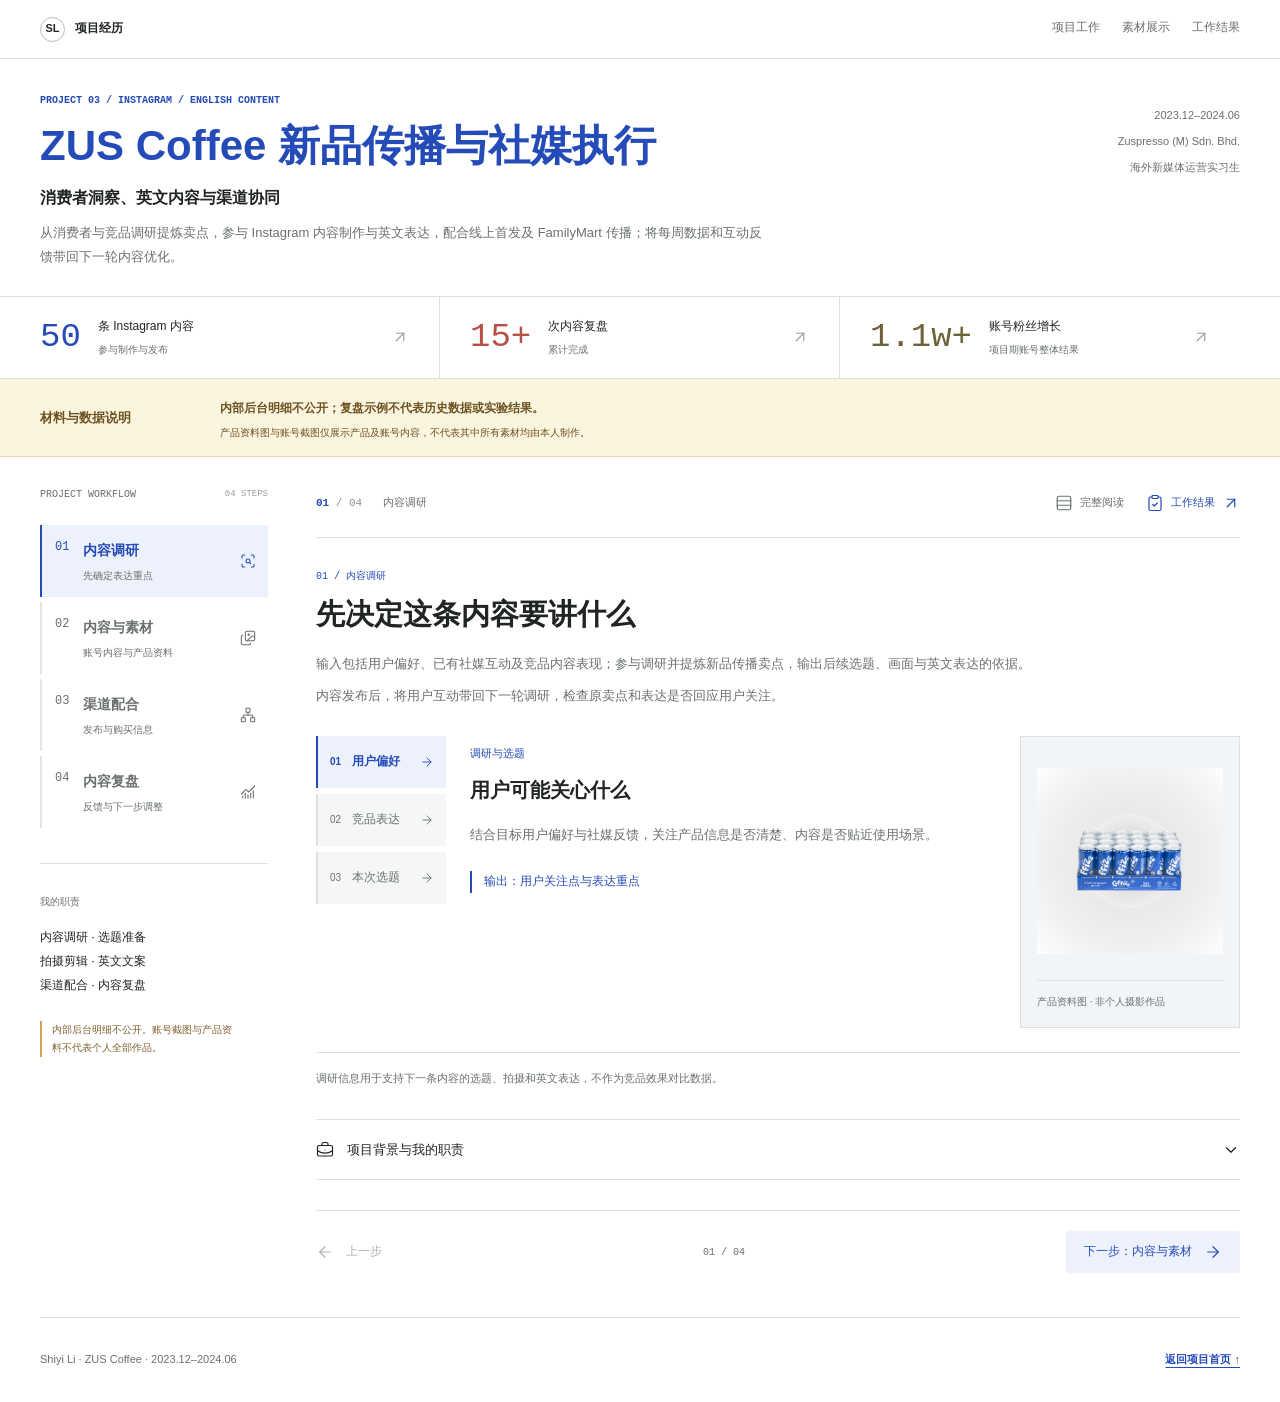
<file: docs/projects/zus-everywhere/case_study.html>
<!doctype html>
<html lang="zh-CN">
<head>
  <meta charset="UTF-8">
  <meta name="viewport" content="width=device-width, initial-scale=1">
  <meta name="description" content="ZUS Coffee 新品社媒运营与渠道传播：内容调研、Instagram拍摄剪辑与英文文案、FamilyMart渠道传播及内容复盘。">
  <title>ZUS Coffee 新品传播与社媒执行｜李世怡 · 剧星传媒</title>
  <style>
    :root { --ink: #202a38; --blue: #1645c3; --pink: #ad3168; --teal: #08786a; --gold: #805e13; --yellow: #ffe083; --line: #d9e0e8; --muted: #596777; --soft: #f4f6f9; }
    * { box-sizing: border-box; }
    html { scroll-behavior: smooth; scroll-padding-top: 86px; }
    body { margin: 0; color: var(--ink); background: #fff; font: 16px/1.8 Inter, -apple-system, BlinkMacSystemFont, "Segoe UI", "PingFang SC", "Microsoft YaHei", sans-serif; letter-spacing: 0; }
    h1, h2, h3, h4, p, figure { margin: 0; }
    h1, h2, h3, h4 { line-height: 1.4; letter-spacing: 0; text-wrap: balance; }
    p { overflow-wrap: anywhere; }
    a { color: inherit; text-underline-offset: 4px; }
    img { display: block; max-width: 100%; height: auto; }
    button { font: inherit; cursor: pointer; touch-action: manipulation; }
    button, a { -webkit-tap-highlight-color: transparent; }
    [hidden] { display: none !important; }
    :focus-visible { outline: 3px solid var(--pink); outline-offset: 4px; }
    .wrap { width: min(1180px, calc(100% - 64px)); margin-inline: auto; }
    .skip-link { position: fixed; top: 10px; left: 10px; z-index: 100; padding: 8px 12px; background: #fff; transform: translateY(-160%); }
    .skip-link:focus { transform: none; }
    .nav { position: sticky; top: 0; z-index: 30; display: flex; align-items: center; justify-content: space-between; gap: 24px; min-height: 64px; padding: 0 max(32px, calc((100% - 1180px) / 2)); background: #fffffffa; border-bottom: 1px solid var(--line); }
    .brand { display: inline-flex; align-items: center; gap: 10px; color: var(--blue); text-decoration: none; font-size: 13px; font-weight: 750; white-space: nowrap; }
    .brand-mark { display: grid; place-items: center; width: 28px; height: 28px; border: 1px solid var(--blue); border-radius: 50%; font-size: 11px; }
    .nav-links { display: flex; gap: 22px; min-width: 0; overflow: auto; scrollbar-width: none; }
    .nav-links::-webkit-scrollbar { display: none; }
    .nav-links a { display: inline-flex; flex-shrink: 0; align-items: center; min-height: 44px; border-bottom: 2px solid transparent; color: var(--muted); text-decoration: none; font-size: 12px; }
    .nav-links a:hover, .nav-links a[aria-current="location"] { color: var(--blue); border-bottom-color: var(--blue); }
    .hero { position: relative; isolation: isolate; background: #d9e5ed; }
    .hero::before { content: ""; position: absolute; inset: 0; z-index: -1; background: linear-gradient(90deg, #f4f8fcfa 0%, #f4f8fcf5 36%, #f4f8fc75 60%, #f4f8fc00 80%), url("evidence/coffizz-launch.jpg") center 55% / cover no-repeat; }
    .hero-inner { padding-block: 55px 35px; }
    .eyebrow { margin-bottom: 20px; color: var(--blue); font-size: 11px; font-weight: 750; }
    h1 { color: var(--blue); font-size: 64px; line-height: 1.14; font-weight: 850; }
    h1 span { display: block; margin-top: 16px; color: var(--ink); font-size: 36px; line-height: 1.35; }
    .hero-copy { max-width: 570px; margin-top: 22px; color: #334558; font-size: 16px; line-height: 1.9; }
    .hero-meta { display: flex; flex-wrap: wrap; gap: 8px 20px; margin-top: 23px; font-size: 12px; color: #334558; }
    .hero-meta span { padding-left: 9px; border-left: 2px solid var(--blue); }
    .hero-source { max-width: 570px; margin-top: 28px; font-size: 10px; color: #3c4e5f; }
    .hero-source a { display: inline-flex; align-items: center; min-height: 32px; }
    .disclosure { background: var(--yellow); color: #362807; border-bottom: 1px solid #d9b759; }
    .disclosure-inner { display: grid; grid-template-columns: 205px 1fr; align-items: center; gap: 40px; padding-block: 21px; }
    .disclosure h2 { font-size: 18px; }
    .disclosure strong { font-size: 14px; }
    .disclosure p { font-size: 12px; margin-top: 5px; }
    .snapshot { border-bottom: 1px solid var(--line); }
    .metric-row { display: grid; grid-template-columns: repeat(3, minmax(0, 1fr)); }
    .metric { --accent: var(--blue); display: grid; grid-template-columns: auto 1fr; gap: 22px; align-items: center; padding: 28px; border-right: 1px solid var(--line); }
    .metric:first-child { padding-left: 0; }
    .metric:nth-child(2) { --accent: var(--teal); }
    .metric:last-child { --accent: var(--pink); border-right: 0; }
    .metric strong { color: var(--accent); font: 46px/1.2 "SFMono-Regular", Consolas, monospace; white-space: nowrap; }
    .metric b { display: block; font-size: 14px; }
    .metric small { display: block; font-size: 11px; color: var(--muted); margin-top: 4px; }
    .band { border-bottom: 1px solid var(--line); }
    .soft { background: var(--soft); }
    .section { padding-block: 74px; }
    .section-head { display: grid; grid-template-columns: .85fr 1.15fr; gap: 70px; margin-bottom: 34px; align-items: start; }
    .kicker { color: var(--blue); font-size: 11px; font-weight: 750; margin-bottom: 12px; }
    h2 { font-size: 36px; line-height: 1.35; }
    h3 { font-size: 22px; } h4 { font-size: 16px; }
    .lead { font-size: 15px; color: var(--muted); line-height: 1.95; padding-top: 3px; }
    .lead p + p { margin-top: 12px; }
    .roles { display: grid; grid-template-columns: repeat(3, minmax(0, 1fr)); gap: 30px; }
    .role { --accent: var(--blue); display: grid; grid-template-columns: 38px 1fr; gap: 18px; border-top: 3px solid var(--accent); padding-top: 24px; }
    .role:nth-child(2) { --accent: var(--pink); }
    .role:nth-child(3) { --accent: var(--teal); }
    .role > span { font: 28px/1.5 "SFMono-Regular", Consolas, monospace; color: var(--accent); }
    .role p { font-size: 13px; color: var(--muted); margin-top: 10px; }
    .research-grid { display: grid; grid-template-columns: repeat(3, minmax(0, 1fr)); gap: 30px; }
    .research-item { padding-top: 22px; border-top: 1px solid #b3bfcd; }
    .research-item > span { color: var(--blue); font: 12px/1.5 "SFMono-Regular", Consolas, monospace; }
    .research-item h3 { margin-top: 12px; }
    .research-item p { color: var(--muted); font-size: 14px; margin-top: 12px; }
    .research-item small { display: block; font-size: 11px; color: var(--gold); margin-top: 20px; }
    .research-note { padding-top: 24px; margin-top: 28px; border-top: 1px solid var(--line); font-size: 13px; color: var(--muted); }
    .workflow-heading { display: flex; justify-content: space-between; align-items: baseline; gap: 16px; flex-wrap: wrap; margin-bottom: 22px; }
    .workflow-heading h3 { font-size: 19px; }
    .example-label { font-size: 11px; color: var(--gold); font-weight: 650; }
    .workflow { display: grid; grid-template-columns: repeat(6, minmax(0, 1fr)); gap: 22px; list-style: none; margin: 0 0 38px; padding: 0; }
    .workflow li { --accent: var(--blue); position: relative; border-top: 3px solid var(--accent); padding-top: 20px; }
    .workflow li:nth-child(2), .workflow li:nth-child(5) { --accent: var(--pink); }
    .workflow li:nth-child(3), .workflow li:nth-child(6) { --accent: var(--teal); }
    .workflow li:not(:last-child)::after { content: "→"; position: absolute; right: -22px; top: -21px; color: var(--accent); font-size: 23px; background: #fff; padding-inline: 3px; }
    .workflow li > span { display: block; color: var(--accent); font: 29px/1.3 "SFMono-Regular", Consolas, monospace; margin-bottom: 12px; }
    .workflow h4 { font-size: 16px; }
    .workflow p { font-size: 12px; color: var(--muted); margin-top: 8px; }
    .tablist { display: flex; width: min(650px, 100%); padding: 4px; border: 1px solid #b7c4d4; background: #fff; border-radius: 6px; margin-bottom: 24px; }
    .tablist button { flex: 1; min-width: 0; min-height: 46px; padding: 8px 12px; border: 0; border-radius: 3px; color: var(--muted); background: transparent; font-size: 13px; }
    .tablist button[aria-selected="true"] { background: var(--blue); color: #fff; }
    .tablist button:hover:not([aria-selected="true"]) { background: var(--soft); color: var(--blue); }
    .panels { min-width: 0; }
    .panel { padding: 28px 0; border-block: 1px solid var(--line); min-width: 0; }
    .panel + .panel { margin-top: 24px; }
    .enhanced .panels { display: grid; }
    .enhanced .panel { grid-area: 1 / 1; margin: 0; }
    .enhanced .panel[aria-hidden="true"] { visibility: hidden; pointer-events: none; }
    .panel-heading { display: grid; grid-template-columns: 56px 1fr; align-items: center; gap: 20px; margin-bottom: 25px; }
    .panel-heading > span { color: var(--pink); font: 37px/1.2 "SFMono-Regular", Consolas, monospace; }
    .panel-heading small { display: block; font-size: 10px; color: var(--muted); margin-bottom: 7px; }
    .panel-heading h3 { font-size: 24px; }
    .panel-columns { display: grid; grid-template-columns: repeat(3, minmax(0, 1fr)); gap: 30px; }
    .panel-column { --accent: var(--blue); border-top: 3px solid var(--accent); padding-top: 17px; }
    .panel-column:nth-child(2) { --accent: var(--pink); }
    .panel-column:nth-child(3) { --accent: var(--teal); }
    .panel-column h4 { color: var(--accent); }
    .panel-column p { font-size: 14px; color: var(--muted); line-height: 1.9; margin-top: 11px; }
    .material-note { font-size: 11px; color: var(--muted); margin-top: 17px; }
    .evidence { display: grid; grid-template-columns: minmax(0, 1fr) minmax(0, 1fr); gap: 56px; align-items: start; margin-top: 50px; }
    .photo-link { display: block; cursor: zoom-in; border: 1px solid var(--line); background: #fff; }
    .photo-link:hover { outline: 3px solid var(--blue); outline-offset: -3px; }
    .feed img { width: 100%; aspect-ratio: 1206 / 2622; object-fit: contain; }
    figcaption { font-size: 11px; color: var(--muted); margin-top: 12px; }
    .evidence-copy { padding-top: 23px; border-top: 2px solid var(--ink); }
    .evidence-copy h3 { font-size: 27px; }
    .evidence-copy > p { margin-top: 16px; font-size: 14px; color: var(--muted); }
    .evidence-points { margin: 25px 0; }
    .evidence-points > div { padding-block: 16px; border-top: 1px solid var(--line); }
    .evidence-points dt { font-size: 14px; font-weight: 700; }
    .evidence-points dd { margin: 6px 0 0; font-size: 13px; color: var(--muted); }
    .image-note { padding: 16px 18px; margin-top: 20px; border-left: 3px solid #ae790b; background: var(--yellow); color: #362807; font-size: 12px; }
    .product-materials { display: grid; grid-template-columns: 1fr 1fr; gap: 18px; margin-top: 28px; }
    .product-materials img { width: 100%; aspect-ratio: 1; object-fit: contain; }
    .channel-steps { display: grid; grid-template-columns: repeat(3, minmax(0, 1fr)); gap: 30px; margin-bottom: 40px; }
    .channel-step { border-top: 3px solid var(--teal); padding-top: 22px; }
    .channel-step:nth-child(2) { border-color: var(--pink); }
    .channel-step:nth-child(3) { border-color: var(--blue); }
    .channel-step h3 { font-size: 21px; }
    .channel-step p { font-size: 13px; color: var(--muted); margin-top: 11px; }
    .review-intro { display: flex; justify-content: space-between; align-items: baseline; gap: 20px; flex-wrap: wrap; margin-bottom: 22px; }
    .review-intro h3 { font-size: 23px; }
    .review-note { padding: 15px 18px; background: #fff2c8; border-left: 3px solid #c79922; color: #604714; font-size: 12px; margin-bottom: 22px; }
    .results { background: #f1f7f4; }
    .result-list { list-style: none; margin: 0; padding: 0; border-top: 1px solid #b9d2c7; }
    .result-list li { display: grid; grid-template-columns: 55px .8fr 1.2fr; align-items: baseline; gap: 28px; padding-block: 26px; border-bottom: 1px solid #b9d2c7; }
    .result-list li > span { font: 22px/1.2 "SFMono-Regular", Consolas, monospace; color: var(--teal); }
    .result-list h3 { font-size: 22px; }
    .result-list p { font-size: 14px; color: var(--muted); }
    .scope-note { margin-top: 25px; font-size: 12px; color: #4b6258; }
    .scope-note strong { margin-right: 10px; color: #25654a; }
    .footer { padding-block: 22px; font-size: 11px; color: var(--muted); }
    .footer .wrap { display: flex; justify-content: space-between; gap: 20px; align-items: center; }
    .footer a { display: inline-flex; align-items: center; min-height: 44px; font-weight: 700; color: var(--blue); }
    @media (max-width: 1000px) {
      h1 { font-size: 55px; } h1 span { font-size: 32px; } h2 { font-size: 32px; }
      .hero-copy { max-width: 480px; }
      .metric { grid-template-columns: 1fr; gap: 9px; padding-inline: 22px; }
      .metric strong { font-size: 40px; }
      .section-head { gap: 36px; }
      .role { grid-template-columns: 30px 1fr; gap: 12px; } .role h3 { font-size: 20px; }
      .workflow { gap: 15px; } .workflow li:not(:last-child)::after { right: -19px; font-size: 20px; top: -19px; }
      .workflow h4 { font-size: 14px; }
      .evidence { gap: 30px; }
      .product-materials { gap: 12px; }
    }
    @media (max-width: 760px) {
      html { scroll-padding-top: 102px; }
      .wrap { width: calc(100% - 36px); }
      .nav { flex-direction: column; align-items: stretch; padding: 12px 18px 0; gap: 0; }
      .brand { font-size: 12px; } .brand-mark { width: 24px; height: 24px; }
      .nav-links { width: 100%; gap: 23px; } .nav-links a { font-size: 11px; }
      .hero::before { background-image: linear-gradient(90deg, #f4f8fcfa 0%, #f4f8fce8 48%, #f4f8fc85 100%), url("evidence/coffizz-launch.jpg"); background-position: center, 68% center; }
      .hero-inner { padding-block: 32px 22px; }
      h1 { font-size: 44px; } h1 span { margin-top: 14px; font-size: 27px; }
      .eyebrow { font-size: 10px; margin-bottom: 15px; }
      .hero-copy { font-size: 14px; margin-top: 17px; max-width: 390px; }
      .hero-meta { font-size: 10px; gap: 7px 14px; margin-top: 18px; }
      .hero-source { font-size: 10px; margin-top: 16px; }
      .disclosure-inner { grid-template-columns: 1fr; gap: 8px; padding-block: 18px; }
      .disclosure h2 { font-size: 18px; } .disclosure strong { font-size: 12px; } .disclosure p { font-size: 11px; }
      .metric, .metric:first-child { padding: 22px 12px; }
      .metric:first-child { padding-left: 0; } .metric:last-child { padding-right: 0; }
      .metric strong { font-size: 30px; } .metric b { font-size: 12px; } .metric small { font-size: 10px; }
      .section { padding-block: 50px; }
      .section-head { grid-template-columns: 1fr; gap: 18px; margin-bottom: 28px; }
      h2 { font-size: 29px; } .kicker { font-size: 10px; margin-bottom: 10px; } .lead { font-size: 14px; }
      .roles, .research-grid { grid-template-columns: 1fr; gap: 24px; }
      .role { padding-top: 18px; grid-template-columns: 35px 1fr; gap: 15px; }
      .role h3 { font-size: 21px; } .role p { margin-top: 7px; }
      .research-item { padding-top: 18px; } .research-item h3 { font-size: 21px; margin-top: 8px; }
      .research-item p { margin-top: 8px; font-size: 13px; } .research-item small { margin-top: 12px; }
      .research-note { font-size: 12px; padding-top: 20px; margin-top: 25px; }
      .workflow-heading h3 { font-size: 18px; } .example-label { font-size: 10px; }
      .workflow { grid-template-columns: 1fr; gap: 0; margin-bottom: 28px; }
      .workflow li { border-top: 0; border-left: 2px solid var(--accent); padding: 0 0 24px 54px; margin-left: 9px; }
      .workflow li:last-child { padding-bottom: 0; }
      .workflow li > span { position: absolute; top: 1px; left: 14px; font-size: 21px; }
      .workflow h4 { font-size: 17px; } .workflow p { margin-top: 6px; }
      .workflow li:not(:last-child)::after { content: "↓"; top: auto; bottom: 0; left: -10px; right: auto; font-size: 20px; padding: 0; }
      .tablist { width: 100%; margin-bottom: 20px; } .tablist button { font-size: 12px; padding-inline: 6px; }
      .panel { padding-block: 22px; }
      .panel-heading { grid-template-columns: 38px 1fr; gap: 15px; margin-bottom: 20px; }
      .panel-heading > span { font-size: 29px; } .panel-heading h3 { font-size: 21px; }
      .panel-columns { grid-template-columns: 1fr; gap: 23px; }
      .panel-column { padding-top: 15px; } .panel-column p { font-size: 13px; margin-top: 9px; }
      .material-note { font-size: 10px; }
      .evidence { grid-template-columns: 1fr; gap: 26px; margin-top: 35px; }
      .evidence-copy { padding-top: 19px; } .evidence-copy h3 { font-size: 25px; }
      .evidence-copy > p { font-size: 13px; }
      .product-materials { gap: 16px; }
      .channel-steps { grid-template-columns: 1fr; gap: 24px; margin-bottom: 30px; }
      .channel-step { padding-top: 18px; } .channel-step p { margin-top: 8px; }
      .review-intro { gap: 8px; } .review-intro h3 { font-size: 21px; }
      .review-note { font-size: 11px; padding: 14px 16px; }
      .result-list li { grid-template-columns: 32px 1fr; gap: 10px 16px; padding-block: 23px; }
      .result-list li > span { font-size: 19px; } .result-list h3 { font-size: 21px; }
      .result-list p { grid-column: 2; font-size: 13px; }
      .scope-note { font-size: 11px; } .scope-note strong { display: block; margin-bottom: 6px; }
      .footer .wrap { flex-direction: column; align-items: flex-start; gap: 6px; }
    }
    @media (max-width: 360px) { .metric strong { font-size: 26px; } .nav-links { gap: 17px; } }
    @media (prefers-reduced-motion: reduce) { html { scroll-behavior: auto; } }
  </style>
  <link rel="stylesheet" href="../ai-news-dashboard/case-study-workspace.css">
  <link rel="stylesheet" href="../project-workspace.css">
  <link rel="stylesheet" href="../market-workspace.css">
</head>
<body>
  <a class="skip-link" href="#overview">跳至项目内容</a>
  <nav class="nav" aria-label="页面导航">
    <a class="brand" href="../../" aria-label="返回作品集首页"><span class="brand-mark">SL</span><span>Shiyi Li · 海外项目执行</span></a>
    <div class="nav-links"><a href="#overview">我的职责</a><a href="#research">内容调研</a><a href="#content">内容执行</a><a href="#review">渠道复盘</a><a href="#results">工作结果</a></div>
  </nav>
  <main>
    <header class="hero">
      <div class="wrap hero-inner">
        <p class="eyebrow">PROJECT 04 / INSTAGRAM · ENGLISH CONTENT</p>
        <h1>ZUS Coffee<span>新品社媒运营<br>与渠道传播</span></h1>
        <p class="hero-copy">从消费者与竞品调研提炼卖点，参与 Instagram 内容制作与英文表达，配合线上首发及 FamilyMart 传播；将每周数据和互动反馈带回下一轮内容优化。</p>
        <div class="hero-meta"><span>2023.12–2024.06</span><span>Zuspresso (M) Sdn. Bhd.</span><span>海外新媒体运营实习生</span></div>
        <p class="hero-source">COFFIZZ 产品资料图 · 非个人摄影作品 · <a href="https://siakapkeli.my/articles/zus-coffee-perkenalkan-coffizz-kopi-berkarbonat-halal-dalam-tin-pertama-di-malaysia" target="_blank" rel="noopener noreferrer">原图片来源 ↗</a></p>
      </div>
    </header>
    <aside class="disclosure" aria-labelledby="disclosure-title">
      <div class="wrap disclosure-inner"><h2 id="disclosure-title">材料与数据说明</h2><div><strong>内部后台明细不公开；复盘示例不代表历史数据或实验结果。</strong><p>产品资料图与账号截图仅展示产品及账号内容，不代表其中所有素材均由本人制作。</p></div></div>
    </aside>
    <div class="snapshot" aria-label="工作量与账号结果">
      <div class="wrap metric-row">
        <div class="metric"><strong>50</strong><div><b>条 Instagram 内容</b><small>参与制作与发布的内容条数</small></div></div>
        <div class="metric"><strong>15+</strong><div><b>次内容复盘</b><small>累计完成的内容复盘次数</small></div></div>
        <div class="metric"><strong>1.1w+</strong><div><b>账号粉丝增长</b><small>项目期账号整体结果</small></div></div>
      </div>
    </div>

    <section class="band" id="overview"><div class="wrap section">
      <div class="section-head"><div><p class="kicker">01 / 项目背景与职责</p><h2>从内容准备<br>到发布后的复盘</h2></div><div class="lead"><p>在 Zuspresso (M) Sdn. Bhd. 担任海外新媒体运营实习生期间，围绕 ZUS Coffee 新品推广，参与消费者调研、Instagram 内容执行、线上线下渠道协同及每周数据复盘。</p><p>工作从用户偏好与竞品信息出发，形成卖点与选题，落实为素材、英文文案及发布安排，再依据数据和互动反馈调整后续内容。</p></div></div>
      <div class="roles">
        <article class="role"><span>01</span><div><h3>消费者洞察与新品传播</h3><p>用户偏好、互动与竞品信息 → 提炼传播卖点 → 形成内容选题依据。</p></div></article>
        <article class="role"><span>02</span><div><h3>社媒内容执行</h3><p>选题与卖点 → 拍摄、剪辑、英文文案及 hashtag → 协助内容发布。</p></div></article>
        <article class="role"><span>03</span><div><h3>渠道协同与数据复盘</h3><p>素材、门店信息与排期 → 渠道传播 → 每周数据复盘与下一轮优化。</p></div></article>
      </div>
    </div></section>

    <section class="band soft" id="research"><div class="wrap section">
      <div class="section-head"><div><p class="kicker">02 / 消费者洞察与新品传播</p><h2>先弄清楚<br>内容要说什么</h2></div><div class="lead"><p>输入包括用户偏好、已有社媒互动及竞品内容表现；参与调研并提炼新品传播卖点，输出后续选题、画面与英文表达的依据。</p><p>内容发布后，将用户互动带回下一轮调研，检查原卖点和表达是否回应用户关注。</p></div></div>
      <div class="research-grid">
        <article class="research-item"><span>01 / 用户</span><h3>用户可能关心什么</h3><p>结合目标用户偏好与社媒反馈，关注产品信息是否清楚、内容是否贴近使用场景。</p><small>输出：用户关注点与表达重点</small></article>
        <article class="research-item"><span>02 / 内容</span><h3>其他品牌怎样表达</h3><p>参考竞品如何介绍新品、呈现产品和使用场景，以及怎样说明活动与购买信息。</p><small>输出：内容表达与场景参考</small></article>
        <article class="research-item"><span>03 / 选题</span><h3>哪些信息适合这次发布</h3><p>结合产品资料与传播安排，整理卖点、画面方向和英文文案需要说明的信息。</p><small>输出：新品卖点与选题方向</small></article>
      </div>
      <p class="research-note">调研信息用于支持下一条内容的选题、拍摄和英文表达，不作为竞品效果对比数据。</p>
    </div></section>

    <section class="band" id="content"><div class="wrap section">
      <div class="section-head"><div><p class="kicker">03 / 社媒内容执行</p><h2>选题、拍摄、剪辑<br>与英文内容发布</h2></div><div class="lead"><p>围绕新品推广，参与选题、拍摄、剪辑、英文文案与 hashtag，协助发布50条 Instagram 内容。</p><p>不同内容的参与环节有所不同，具体工作围绕选题、制作、发布与复盘展开。</p></div></div>
      <div class="workflow-heading"><h3>内容工作流程</h3><span class="example-label">工作环节整理 · 非历史排期记录</span></div>
      <ol class="workflow" aria-label="内容工作流程">
        <li><span>01</span><h4>参考内容调研</h4><p>整理反馈与竞品内容</p></li>
        <li><span>02</span><h4>选题与文案</h4><p>准备卖点和英文表达</p></li>
        <li><span>03</span><h4>拍摄与剪辑</h4><p>参与画面与视频制作</p></li>
        <li><span>04</span><h4>确认与排期</h4><p>配合核对素材与时间</p></li>
        <li><span>05</span><h4>内容发布</h4><p>整理文案、标签与素材</p></li>
        <li><span>06</span><h4>每周复盘</h4><p>将表现与反馈带回下一条选题</p></li>
      </ol>
      <div class="tabbed" data-tab-group="content">
        <div class="tablist" role="tablist" aria-label="三类内容工作" hidden>
          <button id="content-tab-product" type="button" role="tab" aria-controls="content-product">新品介绍</button>
          <button id="content-tab-scene" type="button" role="tab" aria-controls="content-scene">生活场景</button>
          <button id="content-tab-channel" type="button" role="tab" aria-controls="content-channel">购买信息</button>
        </div>
        <div class="panels">
          <article class="panel" id="content-product"><div class="panel-heading"><span>01</span><div><small>新品介绍</small><h3>把产品信息说明白</h3></div></div><div class="panel-columns">
            <div class="panel-column"><h4>要传达什么</h4><p>新品是什么，有哪些值得关注的产品特点，以及本次发布需要说明的信息。</p></div>
            <div class="panel-column"><h4>参与的工作</h4><p>整理产品卖点，参与相关选题、拍摄剪辑与英文文案，配合素材准备。</p></div>
            <div class="panel-column"><h4>内容表达重点</h4><p>产品画面与文案相互对应，产品名称、信息和发布主题保持一致。</p></div>
          </div></article>
          <article class="panel" id="content-scene"><div class="panel-heading"><span>02</span><div><small>生活场景内容</small><h3>让画面贴近使用情境</h3></div></div><div class="panel-columns">
            <div class="panel-column"><h4>要传达什么</h4><p>产品可以出现在哪些日常情境中，让内容不只停留在包装和卖点介绍。</p></div>
            <div class="panel-column"><h4>参与的工作</h4><p>结合选题参与拍摄、剪辑与英文文案，整理不同版本和发布所需素材。</p></div>
            <div class="panel-column"><h4>内容表达重点</h4><p>让产品、场景和文字围绕同一个主题，避免画面与文案各说各的。</p></div>
          </div></article>
          <article class="panel" id="content-channel"><div class="panel-heading"><span>03</span><div><small>购买信息传播</small><h3>把购买信息补充清楚</h3></div></div><div class="panel-columns">
            <div class="panel-column"><h4>要传达什么</h4><p>新品的线上发布与线下渠道信息，让感兴趣的用户知道在哪里了解或购买。</p></div>
            <div class="panel-column"><h4>参与的工作</h4><p>配合线上首发及 FamilyMart 传播，协助整理宣传素材、门店信息与发布排期。</p></div>
            <div class="panel-column"><h4>内容表达重点</h4><p>核对产品名称、渠道说明与发布时间，避免信息遗漏或前后不一致。</p></div>
          </div></article>
        </div>
      </div>
      <p class="material-note">三类内容为工作说明的组织方式，不代表三组对照实验；未展示单条内容的后台数据或转化结论。</p>
      <div class="evidence">
        <figure class="feed"><a class="photo-link" href="../../works/covers/zus-everywhere.jpg" target="_blank" rel="noopener noreferrer" aria-label="查看 ZUS Everywhere 账号截图原图"><img src="../../works/covers/zus-everywhere.jpg" width="1206" height="2622" alt="ZUS Everywhere Instagram 账号截图，包含产品、场景及活动内容" loading="lazy"></a><figcaption>账号截图 · 保留原貌 · 不代表其中所有内容均由本人制作</figcaption></figure>
        <div class="evidence-copy">
          <p class="kicker">账号内容与产品资料</p><h3>画面、英文文案<br>和发布信息一起准备</h3>
          <p>账号截图呈现了产品、生活场景和活动等内容。我的参与范围以本页说明的选题、拍摄剪辑、英文文案及发布配合为准。</p>
          <dl class="evidence-points">
            <div><dt>画面与视频</dt><dd>参与拍摄和剪辑，围绕选题准备相应素材。</dd></div>
            <div><dt>英文文案与标签</dt><dd>参与英文 caption、hashtag 与产品信息整理。</dd></div>
            <div><dt>素材与发布时间</dt><dd>协助整理素材版本，配合发布排期与信息确认。</dd></div>
          </dl>
          <p class="image-note">材料说明：账号截图用于呈现整体内容风格；下方为产品资料图，并非个人摄影或设计作品。</p>
          <div class="product-materials">
            <figure><a class="photo-link" href="evidence/coffizz-product.png" target="_blank" rel="noopener noreferrer" aria-label="查看 COFFIZZ 产品资料原图"><img src="evidence/coffizz-product.png" width="1080" height="1080" alt="COFFIZZ 产品资料图" loading="lazy"></a><figcaption>COFFIZZ 产品资料图</figcaption></figure>
            <figure><a class="photo-link" href="evidence/coffizz-carton.png" target="_blank" rel="noopener noreferrer" aria-label="查看 COFFIZZ 包装资料原图"><img src="evidence/coffizz-carton.png" width="1080" height="1080" alt="COFFIZZ 外箱包装资料图" loading="lazy"></a><figcaption>COFFIZZ 包装资料图</figcaption></figure>
          </div>
        </div>
      </div>
    </div></section>

    <section class="band soft" id="review"><div class="wrap section">
      <div class="section-head"><div><p class="kicker">04 / 渠道协同与数据复盘</p><h2>信息准备齐全<br>发布后继续跟进</h2></div><div class="lead"><p>配合产品线上首发及 FamilyMart 线下传播，协助整理宣传素材、门店信息和发布排期，支持各渠道传播信息衔接。</p><p>每周跟踪数据，累计输出15+次内容复盘；把互动反馈和内容表现整理为调整方向，推动后续选题、内容形式与发布节奏优化。</p></div></div>
      <div class="channel-steps">
        <article class="channel-step"><h3>发布前：核对信息</h3><p>输入产品与渠道信息，核对宣传素材、门店说明及发布时间，形成可执行的发布安排。</p></article>
        <article class="channel-step"><h3>发布后：记录反馈</h3><p>记录发布后的数据和互动，整理需核对的产品、渠道及内容问题，作为每周复盘输入。</p></article>
        <article class="channel-step"><h3>复盘时：讨论调整</h3><p>输出下一轮选题、形式与发布节奏的调整建议；执行后继续观察数据和互动反馈。</p></article>
      </div>
      <div class="review-intro"><h3>复盘时，如何考虑下一步</h3><span class="example-label">复盘思路示意 · 非历史数据结论</span></div>
      <p class="review-note">以下是问题处理思路，不是历史用户原话、真实数据对比或已经验证的优化效果。数据有变化时，先核对内容、时间与其他影响因素，再讨论调整。</p>
      <div class="tabbed" data-tab-group="review">
        <div class="tablist" role="tablist" aria-label="复盘思路示例" hidden>
          <button id="review-tab-info" type="button" role="tab" aria-controls="review-info">购买地点询问</button>
          <button id="review-tab-response" type="button" role="tab" aria-controls="review-response">内容表现变化</button>
          <button id="review-tab-product" type="button" role="tab" aria-controls="review-product">产品问题反馈</button>
        </div>
        <div class="panels">
          <article class="panel" id="review-info"><div class="panel-heading"><span>01</span><div><small>示例情境</small><h3>评论里出现购买地点询问</h3></div></div><div class="panel-columns">
            <div class="panel-column"><h4>关注什么信息</h4><p>用户具体询问哪个产品、哪个地区或哪类购买渠道，不直接把询问当作成交。</p></div>
            <div class="panel-column"><h4>还需要核对什么</h4><p>检查原帖是否说明购买渠道，以及现有门店或购买入口信息是否仍然准确。</p></div>
            <div class="panel-column"><h4>可以怎样调整</h4><p>在信息确认后补充渠道说明，并在后续相关内容中更清楚地呈现购买信息。</p></div>
          </div></article>
          <article class="panel" id="review-response"><div class="panel-heading"><span>02</span><div><small>示例情境</small><h3>一条内容的表现发生变化</h3></div></div><div class="panel-columns">
            <div class="panel-column"><h4>关注什么信息</h4><p>在相同观察时长下，查看可获取的触达和互动表现，避免只看某一个数字。</p></div>
            <div class="panel-column"><h4>还需要核对什么</h4><p>核对主题、形式、发布时间，以及是否有活动或额外推广等影响。</p></div>
            <div class="panel-column"><h4>可以怎样调整</h4><p>提出下一条内容的具体尝试，如调整开头或信息顺序，发布后继续观察，不提前承诺效果。</p></div>
          </div></article>
          <article class="panel" id="review-product"><div class="panel-heading"><span>03</span><div><small>示例情境</small><h3>用户对产品信息有疑问</h3></div></div><div class="panel-columns">
            <div class="panel-column"><h4>关注什么信息</h4><p>区分用户是在询问产品信息，还是表达个人偏好，不从少量评论推断全部用户。</p></div>
            <div class="panel-column"><h4>还需要核对什么</h4><p>回看原内容是否解释清楚，再核对产品资料，确认哪些信息可以补充。</p></div>
            <div class="panel-column"><h4>可以怎样调整</h4><p>把已确认的信息补充到文案或后续选题中，涉及不确定的问题先与团队确认。</p></div>
          </div></article>
        </div>
      </div>
    </div></section>

    <section class="band results" id="results"><div class="wrap section">
      <div class="section-head"><div><p class="kicker">05 / 工作结果</p><h2>参与内容发布<br>持续跟进与复盘</h2></div><div class="lead"><p>工作量以参与发布的内容条数和完成的复盘次数说明。粉丝增长单独作为账号整体结果展示，不归因于某一条内容或个人独立贡献。</p></div></div>
      <ol class="result-list">
        <li><span>01</span><h3>协助发布50条 Instagram 内容</h3><p>涉及选题、拍摄、剪辑、英文文案、hashtag 与素材整理。</p></li>
        <li><span>02</span><h3>输出15+次内容复盘</h3><p>每周跟踪数据与互动反馈，推动后续选题、形式和发布节奏优化。</p></li>
        <li><span>03</span><h3>账号粉丝增长1.1w+</h3><p>协同带动账号粉丝增长1.1w+；展示账号整体变化，不作个人独立贡献归因。</p></li>
      </ol>
      <p class="scope-note"><strong>统计范围</strong>参与发布的内容条数、累计完成的复盘次数及项目期账号粉丝增长；原始后台明细不作公开展示。</p>
    </div></section>
  </main>
  <footer class="footer"><div class="wrap"><span>Shiyi Li · ZUS Coffee · 2023.12–2024.06</span><a href="../../">返回项目首页 ↑</a></div></footer>
  <script>
    // Shared grid sizing keeps all tab states stable; without JS every panel is readable.
    document.querySelectorAll('[data-tab-group]').forEach(group => {
      const tablist = group.querySelector('[role="tablist"]');
      const tabs = [...tablist.querySelectorAll('[role="tab"]')];
      const panels = [...group.querySelectorAll('.panel')];
      function selectTab(tab) {
        tabs.forEach(item => {
          const selected = item === tab;
          item.setAttribute('aria-selected', String(selected));
          item.tabIndex = selected ? 0 : -1;
        });
        panels.forEach(panel => {
          const selected = panel.id === tab.getAttribute('aria-controls');
          panel.setAttribute('aria-hidden', String(!selected));
          panel.inert = !selected;
        });
      }
      panels.forEach((panel, index) => {
        panel.setAttribute('role', 'tabpanel');
        panel.setAttribute('aria-labelledby', tabs[index].id);
      });
      group.classList.add('enhanced');
      tablist.hidden = false;
      selectTab(tabs[0]);
      tabs.forEach((tab, index) => {
        tab.addEventListener('click', () => selectTab(tab));
        tab.addEventListener('keydown', event => {
          let next;
          if (event.key === 'ArrowRight') next = (index + 1) % tabs.length;
          if (event.key === 'ArrowLeft') next = (index - 1 + tabs.length) % tabs.length;
          if (event.key === 'Home') next = 0;
          if (event.key === 'End') next = tabs.length - 1;
          if (next === undefined) return;
          event.preventDefault();
          selectTab(tabs[next]);
          tabs[next].focus();
        });
      });
    });
    if ('IntersectionObserver' in window) {
      const links = [...document.querySelectorAll('.nav-links a')];
      const observer = new IntersectionObserver(entries => {
        const visible = entries.filter(entry => entry.isIntersecting).sort((a, b) => a.boundingClientRect.top - b.boundingClientRect.top)[0];
        if (!visible) return;
        links.forEach(link => {
          if (link.hash === '#' + visible.target.id) link.setAttribute('aria-current', 'location');
          else link.removeAttribute('aria-current');
        });
      }, { rootMargin: '-110px 0px -55% 0px' });
      links.forEach(link => observer.observe(document.querySelector(link.hash)));
    }
  </script>
  <script src="../ai-news-dashboard/lucide.min.js"></script>
  <script src="../project-workspace.js" data-project="zus"></script>
</body>
</html>
</file>
<file: docs/projects/ai-news-dashboard/case-study-workspace.css>
:root { --ink: #202523; --muted: #69716e; --line: #dce1de; --soft: #f5f7f5; --blue: #126c62; --cyan: #126c62; --pink: #bd514d; }
.project-subtitle { margin-top: 10px; font-size: 20px; }
.hero h1 span { font-size: 36px; }
.need-tabs, .chart-tabs { display: flex; gap: 0; border-bottom: 1px solid var(--line); }
.need-tabs button, .chart-tabs button { border: 0; border-bottom: 2px solid transparent; background: none; padding: 12px 15px; color: var(--muted); font-size: 13px; }
.need-tabs [aria-selected="true"], .chart-tabs [aria-selected="true"] { border-bottom-color: var(--cyan); color: var(--cyan); font-weight: 700; }
.need-explorer { display: grid; grid-template-columns: minmax(0, 1fr) 230px; gap: 40px; }
.need-label { margin-top: 26px; font-size: 11px; color: var(--muted); }
.need-question { margin-top: 8px; font-size: 23px; }
.need-decisions { margin: 23px 0 0; }
.need-decisions > div { display: grid; grid-template-columns: 64px minmax(0, 1fr); gap: 18px; border-top: 1px solid var(--line); padding-block: 14px; font-size: 13px; }
.need-decisions dt { color: var(--muted); }
.need-decisions dd { margin: 0; }
.need-evidence { padding: 15px; background: #f0f3f0; border: 1px solid var(--line); }
.need-evidence img { height: 270px; object-fit: contain; }
.need-evidence figcaption { margin-top: 16px; border-top: 1px solid var(--line); padding-top: 12px; }
.need-evidence figcaption span { font-size: 10px; }
.need-evidence strong { font-size: 12px; margin-top: 4px; }
.need-source { margin-top: 24px; font-size: 11px; color: var(--muted); }
.interactive-case { background: #fff; }
.interactive-case svg.lucide { width: 18px; height: 18px; flex: 0 0 auto; }
.interactive-case .report, .interactive-case .hero-inner, .interactive-case .metric-strip { width: min(1280px, calc(100% - 80px)); }
.interactive-case .site-nav { min-height: 58px; padding: 0 max(40px, calc((100% - 1280px) / 2)); color: var(--ink); background: #fffffff5; border-bottom-color: var(--line); }
.interactive-case .brand-mark { border-color: #b6c0ba; width: 25px; height: 25px; }
.interactive-case .nav-brand { font-size: 12px; }
.interactive-case .nav-links a { color: var(--muted); min-height: 58px; gap: 5px; }
.interactive-case .nav-links a.active, .interactive-case .nav-links a:hover { color: var(--cyan); border-bottom-color: var(--cyan); }
.interactive-case .hero { min-height: 0; background: #fff; color: var(--ink); border-bottom: 1px solid var(--line); }
.interactive-case .hero::before { display: none; }
.interactive-case .hero-inner { position: relative; padding-block: 34px 28px; }
.interactive-case .eyebrow { margin-bottom: 13px; color: var(--cyan); font: 600 10px/1.5 "SFMono-Regular", Consolas, monospace; }
.interactive-case h1 { font-size: 42px; line-height: 1.2; font-weight: 760; }
.interactive-case h1 span { display: inline-block; margin-left: 14px; padding-left: 20px; border-left: 1px solid #acb9b1; font-size: 26px; font-weight: 500; vertical-align: middle; }
.interactive-case .project-subtitle { font-size: 16px; font-weight: 650; margin-top: 13px; }
.interactive-case .hero-copy { color: var(--muted); font-size: 13px; line-height: 1.8; margin-top: 8px; max-width: 730px; }
.interactive-case .hero-meta { position: absolute; right: 0; top: 47px; margin: 0; display: grid; gap: 6px; font-size: 11px; color: var(--muted); }
.interactive-case .hero-meta span { border: none; padding: 0; text-align: right; }
.interactive-case .metric-strip { grid-template-columns: repeat(3, minmax(0, 1fr)); }
.summary-stat { display: flex; align-items: center; gap: 20px; padding: 20px 30px; border-right: 1px solid var(--line); text-decoration: none; }
.summary-stat:first-child { padding-left: 0; }
.summary-stat:last-child { border: 0; }
.summary-stat > strong { font: 500 36px/1.2 "SFMono-Regular", Consolas, monospace; color: var(--cyan); white-space: nowrap; }
.summary-stat:nth-child(2) > strong { color: #b75145; }
.summary-stat:nth-child(3) > strong { color: #6e6137; }
.summary-stat > strong span { font-size: 21px; }
.summary-stat > strong small { font: 11px sans-serif; margin-right: 3px; }
.summary-stat > span { font-size: 12px; }
.summary-stat > span small { display: block; color: var(--muted); font-size: 10px; margin-top: 3px; }
.summary-stat > svg { margin-left: auto; color: #9aa49e; transition: transform .2s; }
.summary-stat:hover svg { transform: translate(2px, -2px); color: var(--ink); }
.workspace { display: grid; grid-template-columns: 228px minmax(0, 1fr); gap: 48px; padding-top: 30px; padding-bottom: 40px; scroll-margin-top: 78px; align-items: start; }
.workspace-rail { position: sticky; top: 83px; }
.rail-label { display: flex; align-items: center; justify-content: space-between; margin-bottom: 23px; font: 10px/1.5 "SFMono-Regular", Consolas, monospace; color: var(--muted); }
.rail-label span { color: #97a099; font-size: 9px; }
.workflow-tabs { display: grid; gap: 5px; }
.workflow-tabs button { position: relative; display: flex; align-items: center; gap: 14px; min-height: 72px; padding: 12px 12px 12px 13px; text-align: left; border: 0; border-left: 2px solid #e2e7e3; background: #fff; color: var(--muted); }
.workflow-tabs button[aria-selected="true"] { border-left-color: var(--cyan); background: #edf4ef; color: #174d3f; }
.workflow-tabs button:hover { background: #f4f7f4; }
.step-number { font: 12px/1.4 "SFMono-Regular", Consolas, monospace; align-self: flex-start; padding-top: 2px; }
.step-text { min-width: 0; }
.step-text strong { display: block; font-size: 14px; font-weight: 650; }
.step-text small { display: block; margin-top: 4px; font-size: 10px; font-weight: 400; color: var(--muted); }
.workflow-tabs button > svg { margin-left: auto; width: 16px !important; height: 16px !important; }
.rail-ownership { margin-top: 35px; padding-top: 22px; border-top: 1px solid var(--line); }
.rail-ownership > span { font-size: 10px; color: var(--muted); }
.rail-ownership p { margin-top: 10px; font-size: 12px; line-height: 2; }
.rail-note { color: #80602f; border-left: 2px solid #d1a550; padding-left: 10px; margin-top: 24px; font-size: 10px; max-width: 195px; }
.workspace-body { min-width: 0; }
.workspace-toolbar { display: flex; align-items: center; justify-content: space-between; gap: 12px; min-height: 34px; margin-bottom: 26px; padding-bottom: 18px; border-bottom: 1px solid var(--line); }
.workspace-breadcrumb { color: #89938c; font: 11px/1.5 "SFMono-Regular", Consolas, monospace; }
.workspace-breadcrumb b { color: var(--cyan); font-weight: 700; }
.workspace-breadcrumb > span { font: 11px sans-serif; color: var(--muted); margin-left: 14px; }
.workspace-actions { display: flex; align-items: center; gap: 22px; }
.workspace-actions a, .workspace-actions button { display: flex; align-items: center; gap: 7px; min-height: 32px; padding: 0; border: 0; background: transparent; color: var(--muted); text-decoration: none; font-size: 11px; }
.workspace-actions .tool-link { color: var(--cyan); }
.workspace-actions a:hover, .workspace-actions button:hover { color: var(--ink); }
.workflow-panel { min-width: 0; scroll-margin-top: 80px; }
.workflow-panel:focus { outline: none; }
.workflow-panel:focus-visible { outline: 2px solid var(--cyan); outline-offset: 9px; }
.workflow-panel:not([hidden]) { animation: reveal-panel .22s ease-out; }
.workflow-panel .section { width: 100%; padding: 0; margin: 0; scroll-margin-top: 85px; }
.workflow-panel .section-head { grid-template-columns: 1fr; gap: 14px; margin-bottom: 28px; }
.workflow-panel .kicker { font: 10px/1.5 "SFMono-Regular", Consolas, monospace; margin-bottom: 9px; color: var(--cyan); }
.workflow-panel h2 { font-size: 29px; line-height: 1.4; font-weight: 700; }
.workflow-panel .section-lead { max-width: 760px; font-size: 13px; line-height: 1.85; }
.workflow-footer { display: flex; justify-content: space-between; align-items: center; gap: 12px; border-top: 1px solid var(--line); margin-top: 30px; padding-block: 20px 4px; }
.workflow-footer button { display: inline-flex; align-items: center; justify-content: center; gap: 12px; border: 0; min-height: 42px; padding: 9px 0; background: #fff; color: var(--cyan); font-size: 12px; }
.workflow-footer button:disabled { color: #aab2ad; cursor: default; }
.workflow-footer .step-next { background: #eaf2ec; padding-inline: 18px; border-radius: 4px; }
.workflow-footer .step-next:hover { background: #dceade; }
.step-position { font: 10px "SFMono-Regular", Consolas, monospace; color: var(--muted); }
.is-full-read .workflow-panel + .workflow-panel { border-top: 1px solid var(--line); margin-top: 45px; padding-top: 40px; }
.is-full-read .workflow-footer { display: none; }
.campaign-flow { padding-block: 20px; border-block: 1px solid var(--line); margin-bottom: 26px; }
.campaign-flow-label { display: flex; justify-content: space-between; gap: 12px; font-size: 11px; }
.campaign-flow-label span + span { color: var(--muted); font-size: 10px; }
.campaign-flow ol { display: grid; grid-template-columns: repeat(4, minmax(0, 1fr)); padding: 0; margin: 30px 0; list-style: none; }
.campaign-flow li { position: relative; min-width: 0; border-top: 1px solid #b7cbbd; padding: 20px 18px 0 0; }
.campaign-flow li > svg { display: block; color: var(--cyan); margin-bottom: 18px; }
.campaign-flow li > span { position: absolute; top: -10px; left: 0; padding-right: 8px; background: #fff; color: #5c7866; font: 10px "SFMono-Regular", Consolas, monospace; }
.campaign-flow li h3 { font-size: 16px; }
.campaign-flow li p { font-size: 11px; color: var(--muted); margin-top: 8px; }
.evidence-jump { display: inline-flex; align-items: center; gap: 16px; font-size: 12px; color: var(--cyan); text-decoration: none; }
.workflow-panel .campaign-brief { border: 0; padding: 0; }
.workflow-panel .campaign-brief h3 { font-size: 18px; margin-block: 6px 15px; }
.workflow-panel .campaign-note, .workflow-panel .case-takeaway { font-size: 12px; padding: 15px 0 15px 15px; border: 0; border-left: 2px solid var(--cyan); margin-block: 26px 0; }
.workflow-panel .campaign-note strong { display: block; margin-bottom: 6px; font-size: 11px; color: var(--cyan); }
.workflow-panel .materials-credit { margin: -7px 0 22px; font-size: 12px; color: #151a17; font-weight: 600; }
.creative-viewer { display: grid; grid-template-columns: 290px minmax(0, 1fr); gap: 38px; align-items: stretch; border-block: 1px solid var(--line); padding-block: 22px; }
.creative-image { position: relative; display: grid; place-items: center; min-width: 0; padding: 15px; background: #f1f3ef; height: 332px; }
.creative-image > img { width: 100%; height: 302px; object-fit: contain; }
.creative-zoom { display: grid; place-items: center; position: absolute; right: 8px; bottom: 8px; width: 36px; height: 36px; border: 1px solid #d9ded8; background: #ffffffee; border-radius: 4px; color: var(--ink); }
.creative-zoom:hover { background: #dcebdd; }
.creative-index { color: var(--cyan); font: 11px "SFMono-Regular", Consolas, monospace; margin-top: 7px; }
.creative-annotation h3 { font-size: 23px; margin-top: 12px; }
.creative-annotation dl, #channel-detail dl { margin: 20px 0 0; }
.creative-annotation dl > div, #channel-detail dl > div { padding-block: 11px; border-top: 1px solid var(--line); display: grid; grid-template-columns: 65px minmax(0, 1fr); gap: 14px; font-size: 12px; }
.creative-annotation dt, #channel-detail dt { color: var(--muted); }
.creative-annotation dd, #channel-detail dd { margin: 0; }
.creative-credit { margin-top: 13px; color: var(--muted); font-size: 10px; }
.workflow-panel .material-group { margin-top: 24px; }
.workflow-panel .material-group + .material-group { padding-top: 0; border: 0; margin-top: 24px; }
.workflow-panel .material-group-head { margin-bottom: 12px; }
.workflow-panel .material-group-head h4 { font-size: 12px; font-weight: 600; }
.workflow-panel .material-group-head > span { font-size: 10px; }
.workflow-panel .journey-material-grid { grid-template-columns: repeat(4, minmax(0, 1fr)); gap: 15px; }
.workflow-panel .campaign-material-visual { max-width: none; height: 96px; padding: 8px; border: 1px solid var(--line); background: #f7f8f5; transition: border-color .18s, background .18s; }
.workflow-panel .campaign-material-visual a { cursor: pointer; }
.workflow-panel .campaign-material-visual a:hover { outline: none; }
.workflow-panel .campaign-material-visual:has(a:focus-visible) { outline: 2px solid var(--cyan); }
.workflow-panel .campaign-material.is-selected .campaign-material-visual { border: 2px solid var(--cyan); padding: 7px; background: #eaf1e8; }
.workflow-panel .campaign-material figcaption { display: block; border: 0; margin-top: 7px; padding: 0; }
.workflow-panel .campaign-material figcaption b, .workflow-panel .campaign-material figcaption span { display: none; }
.workflow-panel .campaign-material figcaption strong { font-size: 11px; font-weight: 500; text-align: center; }
.workflow-panel .campaign-material.is-selected figcaption strong { color: var(--cyan); font-weight: 700; }
.evidence-drawer { margin-top: 30px; border-block: 1px solid var(--line); }
.evidence-drawer > summary { display: flex; align-items: center; gap: 13px; padding: 18px 0; font-size: 13px; cursor: pointer; list-style: none; }
.evidence-drawer > summary::-webkit-details-marker { display: none; }
.evidence-drawer > summary > span { flex: 1; }
.evidence-drawer > summary small { margin-left: 14px; font-size: 10px; color: #80602f; }
.evidence-drawer > summary > svg:last-child { transition: transform .2s; }
.evidence-drawer[open] > summary > svg:last-child { transform: rotate(180deg); }
.evidence-drawer > .section { padding-block: 12px 25px; }
.evidence-drawer h2 { font-size: 23px; }
.workflow-panel .channel-map { grid-template-columns: 170px minmax(0, 1fr); gap: 32px; padding-block: 0 24px; align-items: stretch; border-bottom: 1px solid var(--line); }
.channel-select { display: grid; align-content: start; gap: 6px; }
.channel-select button { display: flex; gap: 12px; align-items: center; min-height: 52px; padding: 12px; border: 0; border-left: 2px solid var(--line); color: var(--muted); font-size: 13px; background: var(--soft); text-align: left; }
.channel-select button > span { font-size: 10px; }
.channel-select button > svg { margin-left: auto; width: 14px !important; }
.channel-select [aria-selected="true"] { background: #eaf2ec; border-color: var(--cyan); color: var(--cyan); }
.channel-content-label { display: block; font-size: 11px; color: var(--cyan); margin-top: 8px; }
#channel-detail { min-height: 230px; }
#channel-detail h3 { font-size: 23px; margin-top: 10px; }
.workflow-panel .subsection-heading { margin-top: 26px; margin-bottom: 20px; }
.workflow-panel .subsection-heading h3 { font-size: 18px; }
.workflow-panel .creator-route { gap: 24px; }
.workflow-panel .creator-route h4 { font-size: 14px; }
.workflow-panel .creator-route p { font-size: 12px; }
.workflow-panel .project-outcomes { gap: 18px; padding-block: 22px; }
.workflow-panel .outcome-value { font-size: 43px; }
.workflow-panel .outcome-value span { font-size: 25px; }
.workflow-panel .outcome-value small { font-size: 11px; }
.workflow-panel .project-outcomes h3 { font-size: 12px; margin-top: 8px; }
.workflow-panel .project-outcomes p { font-size: 11px; margin-top: 6px; }
.workflow-panel #results .back-link { display: none; }
.workflow-panel .outcome-context { margin-top: 15px; font-size: 11px; }
.workflow-panel .outcome-disclosure { padding: 12px 15px; font-size: 10px; margin-top: 18px; background: #fcf4e3; border-left: 2px solid #c1a44a; color: #735b28; }
.workflow-panel .outcome-disclosure strong { display: inline; margin-right: 10px; }
.workflow-panel #research { margin-top: 30px; }
.chart-tabs { margin-top: 18px; }
.chart-tabs button { display: flex; gap: 18px; align-items: center; font-size: 12px; }
.chart-tabs button strong { font: 600 13px "SFMono-Regular", Consolas, monospace; }
.workflow-panel .result-charts { grid-template-columns: minmax(0, 1fr); margin-top: 20px; }
.workflow-panel .result-chart { border-top: 0; padding-top: 0; }
.workflow-panel .result-chart figcaption { display: flex; flex-wrap: wrap; align-items: baseline; gap: 8px 18px; }
.workflow-panel .result-chart figcaption p { margin: 0; }
.workflow-panel .comparison-plot { height: 170px; max-width: 660px; }
.workflow-panel .chart-source { font-size: 10px; }
.workflow-panel .feedback-rows > div { grid-template-columns: minmax(0, 1fr) minmax(0, 1.5fr) 48px; gap: 20px; }
.workflow-panel .feedback-rows span { font-size: 12px; }
.workflow-panel .feedback-rows p { font-size: 12px; }
.review-loop { display: flex; gap: 18px; align-items: center; padding: 18px 0; border-top: 1px solid var(--line); text-decoration: none; color: var(--cyan); margin-top: 25px; }
.review-loop strong { font-size: 13px; }
.review-loop small { display: block; font-size: 11px; color: var(--muted); margin-top: 5px; }
.review-loop > svg:last-child { margin-left: auto; }
.workflow-panel .dashboard-shot { border-color: var(--line); border-radius: 4px; }
.workflow-panel .dashboard-shot img { max-height: 330px; }
.workflow-panel .demo-footer > span { color: var(--muted); }
.workflow-panel .primary-link { color: var(--cyan); border-color: #b6cfc0; }
.tool-drawer { border-top: 0; margin-top: 34px; }
.tool-drawer:first-child { margin-top: 0; }
.tool-drawer + #results { margin-top: 32px; }
.tool-drawer > summary { border-left: 4px solid var(--cyan); background: #e8f2ed; padding: 22px 24px; font-size: 20px; font-weight: 750; color: #173d31; }
.tool-drawer > summary > svg:first-child { width: 26px; height: 26px; color: var(--cyan); }
.tool-drawer > summary small { display: block; margin: 5px 0 0; font-size: 12px; font-weight: 650; color: #805522; }
.tool-drawer > #sop { padding-top: 20px; }
.tool-drawer #sop .section-head { margin-bottom: 16px; }
.tool-drawer #sop .section-head > div { display: none; }
.tool-drawer .demo-footer { margin: 0 0 20px; }
.tool-drawer .demo-footer > span { font-size: 12px; font-weight: 600; color: #805522; }
.tool-drawer .primary-link { min-height: 48px; padding: 11px 22px; border-color: #126c62; background: #126c62; color: #fff; font-size: 14px; font-weight: 650; }
.tool-drawer .primary-link:hover { background: #0e5149; border-color: #0e5149; color: #fff; }
.interactive-case .footer { padding-block: 22px; border-top: 1px solid var(--line); }
@keyframes reveal-panel { from { opacity: .6; transform: translateY(5px); } to { opacity: 1; transform: none; } }
@media (max-width: 1150px) {
  .interactive-case .hero-meta { position: static; display: flex; margin-top: 15px; gap: 12px 20px; }
  .interactive-case .hero-meta span { text-align: left; }
  .workspace { grid-template-columns: 195px minmax(0, 1fr); gap: 28px; }
  .summary-stat { gap: 14px; padding-inline: 20px; }
  .summary-stat > strong { font-size: 29px; }
  .summary-stat > span { font-size: 11px; }
  .summary-stat > svg { display: none; }
  .step-text strong { font-size: 13px; }
  .workflow-tabs button { gap: 10px; padding-left: 10px; }
  .need-explorer { grid-template-columns: minmax(0, 1fr) 195px; gap: 24px; }
  .need-evidence img { height: 240px; }
  .creative-viewer { grid-template-columns: 230px minmax(0, 1fr); gap: 25px; }
  .creative-image { height: 310px; }
  .creative-image > img { height: 280px; }
  .creative-annotation h3 { font-size: 20px; }
  .need-question { font-size: 20px; }
}
@media (max-width: 900px) {
  .interactive-case .report, .interactive-case .hero-inner, .interactive-case .metric-strip { width: calc(100% - 40px); }
  .interactive-case .site-nav { padding-inline: 20px; }
  .workspace { grid-template-columns: minmax(0, 1fr); gap: 24px; padding-top: 20px; scroll-margin-top: 77px; }
  .workspace-rail { position: sticky; top: 58px; background: #fff; z-index: 20; padding-top: 10px; border-bottom: 1px solid var(--line); }
  .rail-label, .rail-ownership, .rail-note { display: none; }
  .workflow-tabs { display: flex; gap: 0; overflow-x: auto; scrollbar-width: thin; scrollbar-color: #d7e0d7 transparent; }
  .workflow-tabs button { min-height: 59px; flex: 1 0 130px; border-left: 0; border-bottom: 2px solid var(--line); gap: 10px; padding: 10px 12px; }
  .workflow-tabs button[aria-selected="true"] { border-bottom-color: var(--cyan); }
  .step-text small { font-size: 9px; }
  .workflow-tabs button > svg { display: none; }
  .step-number { font-size: 10px; }
  .workflow-panel .section, .workflow-panel { scroll-margin-top: 150px; }
  .workspace-toolbar { margin-bottom: 22px; }
  .need-explorer { grid-template-columns: minmax(0, 1fr) 230px; gap: 30px; }
  .creative-viewer { grid-template-columns: 260px minmax(0, 1fr); }
}
@media (max-width: 600px) {
  .interactive-case .site-nav { flex-direction: row; gap: 15px; min-height: 53px; padding-block: 0; }
  .interactive-case .nav-links { width: auto; gap: 15px; }
  .interactive-case .nav-links a { min-height: 53px; font-size: 10px; }
  .interactive-case .nav-links a:first-child, .interactive-case .nav-links a:last-child { display: none; }
  .interactive-case .hero-inner { padding-block: 25px 22px; }
  .interactive-case h1 { font-size: 31px; }
  .interactive-case h1 span { font-size: 19px; padding-left: 12px; margin-left: 8px; }
  .interactive-case .project-subtitle { font-size: 14px; margin-top: 12px; }
  .interactive-case .hero-copy { font-size: 12px; line-height: 1.85; }
  .interactive-case .hero-meta { display: flex; font-size: 10px; gap: 5px 14px; }
  .interactive-case .hero-meta span:first-child { flex-basis: 100%; }
  .summary-stat { display: block; padding: 17px 11px; }
  .summary-stat > strong { display: block; font-size: 27px; min-height: 38px; }
  .summary-stat > strong span { font-size: 17px; }
  .summary-stat > strong small { font-size: 9px; }
  .summary-stat > span { font-size: 10px; line-height: 1.6; display: block; }
  .summary-stat > span small { font-size: 9px; min-height: 30px; }
  .summary-stat:last-child { padding-right: 0; }
  .workspace { gap: 20px; padding-top: 8px; scroll-margin-top: 66px; }
  .workspace-rail { top: 53px; }
  .workflow-tabs button { flex-basis: 128px; padding: 10px; }
  .workspace-breadcrumb > span { display: none; }
  .workspace-actions { gap: 17px; }
  .workspace-actions a, .workspace-actions button { font-size: 10px; gap: 5px; }
  .workspace-actions svg.lucide { width: 15px; height: 15px; }
  .workspace-actions .tool-link > svg:last-child { display: none; }
  .workflow-panel h2 { font-size: 23px; }
  .workflow-panel .section-head { gap: 10px; margin-bottom: 22px; }
  .workflow-panel .section-lead { font-size: 12px; }
  .need-explorer { grid-template-columns: minmax(0, 1fr); gap: 24px; }
  .need-tabs button { flex: 1; font-size: 12px; padding: 10px 8px; }
  .need-label { margin-top: 19px; font-size: 10px; }
  .need-question { font-size: 19px; }
  .need-decisions { margin-top: 17px; }
  .need-decisions > div { font-size: 12px; gap: 14px; padding-block: 12px; }
  .need-evidence { display: grid; grid-template-columns: 132px minmax(0, 1fr); gap: 20px; align-items: center; }
  .need-evidence img { height: 174px; }
  .need-evidence figcaption { border: 0; margin: 0; padding: 0; }
  .need-source { font-size: 10px; margin-top: 18px; }
  .workflow-footer { gap: 8px; }
  .workflow-footer button { font-size: 11px; gap: 7px; }
  .workflow-footer .step-next { padding-inline: 10px; }
  .workflow-footer .step-position { display: none; }
  .campaign-flow-label { flex-direction: column; gap: 4px; }
  .campaign-flow ol { grid-template-columns: repeat(2, minmax(0, 1fr)); gap: 30px 20px; }
  .campaign-flow li h3 { font-size: 15px; }
  .campaign-flow li > svg { margin-bottom: 10px; }
  .workflow-panel .campaign-brief h3 { font-size: 17px; }
  .workflow-panel .campaign-brief dl > div { font-size: 12px; grid-template-columns: 60px minmax(0, 1fr); gap: 12px; }
  .workflow-panel .campaign-brief dt, .workflow-panel .campaign-brief dd { font-size: 12px; }
  .creative-viewer { grid-template-columns: minmax(0, 1fr); gap: 22px; padding-block: 18px; }
  .creative-image { height: 274px; }
  .creative-image > img { height: 244px; }
  .creative-annotation h3 { font-size: 21px; margin-top: 8px; }
  .creative-annotation dl { margin-top: 14px; }
  .creative-annotation dl > div { font-size: 12px; }
  .creative-credit { margin-top: 10px; }
  .workflow-panel .journey-material-grid { gap: 8px; }
  .workflow-panel .campaign-material-visual { height: 80px; padding: 5px; }
  .workflow-panel .campaign-material.is-selected .campaign-material-visual { padding: 4px; }
  .workflow-panel .campaign-material figcaption strong { font-size: 10px; }
  .evidence-drawer > summary { font-size: 12px; }
  .evidence-drawer > summary small { display: block; margin: 4px 0 0; font-size: 9px; }
  .tool-drawer > summary { padding: 18px 15px; font-size: 18px; gap: 12px; }
  .tool-drawer > summary small { font-size: 11px; margin-top: 5px; }
  .tool-drawer .demo-footer { align-items: stretch; gap: 12px; }
  .tool-drawer .demo-footer > span { font-size: 11px; }
  .tool-drawer .primary-link { width: 100%; justify-content: center; }
  .workflow-panel .channel-map { grid-template-columns: minmax(0, 1fr); gap: 18px; }
  .channel-select { display: flex; gap: 5px; }
  .channel-select button { flex: 1; justify-content: center; min-width: 0; font-size: 12px; min-height: 43px; padding: 10px 6px; border-left: 0; border-bottom: 2px solid var(--line); }
  .channel-select button > span, .channel-select button > svg { display: none; }
  #channel-detail { min-height: 225px; }
  #channel-detail h3 { font-size: 21px; }
  .workflow-panel .creator-route { grid-template-columns: minmax(0, 1fr); gap: 0; }
  .workflow-panel .creator-route li { padding-block: 14px; }
  .workflow-panel .creator-route p { margin-top: 6px; }
  .workflow-panel .project-outcomes { grid-template-columns: minmax(0, 1fr); padding: 0; gap: 0; }
  .workflow-panel .project-outcomes > div { grid-template-columns: 115px minmax(0, 1fr); gap: 5px 15px; padding-block: 18px; }
  .workflow-panel .outcome-value { font-size: 34px; }
  .workflow-panel .outcome-value span { font-size: 21px; }
  .workflow-panel .project-outcomes h3 { margin-top: 0; }
  .workflow-panel .subsection-heading h3 { font-size: 17px; }
  .chart-tabs button { justify-content: flex-start; flex-direction: column; align-items: flex-start; gap: 5px; flex: 1; font-size: 11px; padding: 12px 9px; }
  .workflow-panel .comparison-plot { height: 160px; }
  .workflow-panel .feedback-rows > div { grid-template-columns: minmax(0, 1fr) 45px; gap: 6px 12px; }
  .workflow-panel .feedback-rows span, .workflow-panel .feedback-rows p { font-size: 11px; }
  .workflow-panel .feedback-rows strong { font-size: 10px; }
}
@media (max-width: 360px) {
  .interactive-case h1 { font-size: 27px; }
  .interactive-case h1 span { font-size: 17px; }
  .summary-stat > strong { font-size: 23px; }
  .summary-stat { padding-inline: 8px; }
  .need-evidence { grid-template-columns: 110px minmax(0, 1fr); gap: 15px; }
  .need-evidence img { height: 155px; }
  .creative-annotation dl > div { gap: 10px; }
}
@media (prefers-reduced-motion: reduce) {
  .workflow-panel:not([hidden]) { animation: none; }
  .interactive-case * { transition: none !important; scroll-behavior: auto !important; }
}
@media print {
  .interactive-case .site-nav, .workspace-rail, .workspace-toolbar, .workflow-footer, .creative-zoom { display: none; }
  .interactive-case .workspace { display: block; width: 100%; }
  .workflow-panel[hidden], .result-chart[hidden] { display: block !important; }
  .workflow-panel { margin-top: 24px; break-before: auto; }
  .need-explorer, .creative-viewer { break-inside: avoid; }
}
</file>
<file: docs/projects/project-workspace.css>
.companion-case .report { margin-inline: auto; }
.companion-case .wrap { width: min(1280px, calc(100% - 80px)); }
.companion-case .hero-inner { display: block; }
.companion-case .hero { display: block; }
.companion-case .nav-brand { color: var(--ink); }
.companion-case .nav-brand .brand-mark { border-color: #b6c0ba; color: var(--ink); }
.companion-case .hero h1 { max-width: 780px; }
.companion-case .hero-meta { position: absolute; }
.companion-case .hero-meta span { border: 0; }
.project-zus { --cyan: #244bb8; --blue: #244bb8; --teal: #137764; }
.project-zus .eyebrow, .project-zus h1 { color: #244bb8; }
.project-zus .workflow-tabs button[aria-selected="true"], .project-zus .workflow-footer .step-next { background: #edf1fc; color: #244bb8; }
.project-zus .workflow-tabs button:hover, .project-zus .workflow-footer .step-next:hover { background: #e4eafa; }
.project-education h1 { color: #222a26; }
.companion-case .companion-metrics {
  display: grid;
  grid-template-columns: repeat(3, minmax(0, 1fr));
  margin-inline: auto;
}
.project-education .companion-metrics { grid-template-columns: repeat(4, minmax(0, 1fr)); }
.companion-case .summary-stat { padding-block: 19px; gap: 17px; }
.companion-case .summary-stat > strong { font-size: 34px; }
.project-education .summary-stat { padding-inline: 20px; }
.project-education .summary-stat:first-child { padding-left: 0; }
.project-education .summary-stat > strong { font-size: 29px; }
.companion-case .summary-stat:nth-child(4) > strong { color: #a33d63; }
.companion-case .disclosure { border-bottom-color: #e4d7ad; background: #fbf4df; color: #6c5220; }
.companion-case .disclosure-inner { grid-template-columns: 150px minmax(0, 1fr); gap: 30px; padding-block: 14px; }
.companion-case .disclosure h2 { font-size: 13px; }
.companion-case .disclosure strong { font-size: 12px; font-weight: 650; }
.companion-case .disclosure p { font-size: 10px; margin-top: 3px; }
.companion-case .workflow-panel .section { padding: 0; width: 100%; scroll-margin-top: 95px; }
.asset-gallery { scroll-margin-top: 180px; }
.companion-case .section-head .lead { font-size: 13px; line-height: 1.85; }
.companion-case .section-head .lead p + p { margin-top: 8px; }
.companion-case .workflow-panel .kicker { line-height: 1.7; }
.companion-case .workflow-panel h2 { line-height: 1.4; }
.companion-case .workflow-panel h3 { font-size: 21px; }
.companion-case .workflow-panel .lead { color: var(--muted); }
.companion-case .responsibilities-drawer > .section { padding-block: 20px; }
.companion-case .responsibilities-drawer .section-head h2 { font-size: 23px; }
.companion-case .responsibilities, .companion-case .roles { gap: 22px; }
.companion-case .responsibility, .companion-case .role { grid-template-columns: 24px minmax(0, 1fr); gap: 12px; padding-top: 16px; border-top-width: 2px; }
.companion-case .responsibility > span, .companion-case .role > span { font-size: 18px; }
.companion-case .responsibility h3, .companion-case .role h3 { font-size: 15px; }
.companion-case .responsibility p, .companion-case .role p { font-size: 12px; }
.project-explorer { display: grid; grid-template-columns: 165px minmax(0, 1fr); gap: 30px; align-items: start; }
.explorer-tabs { display: grid; gap: 6px; }
.explorer-tabs button { border: 0; border-left: 2px solid var(--line); background: #f5f7f5; min-height: 52px; padding: 12px; display: flex; align-items: center; gap: 11px; color: var(--muted); font-size: 13px; text-align: left; }
.explorer-tabs button > span:first-child { font-size: 10px; }
.explorer-tabs button > svg { margin-left: auto; width: 14px !important; }
.explorer-tabs button[aria-selected="true"] { border-left-color: var(--cyan); background: #eaf2ec; color: var(--cyan); font-weight: 650; }
.project-zus .explorer-tabs button[aria-selected="true"] { background: #edf1fc; }
.explorer-detail { min-width: 0; min-height: 290px; }
.explorer-eyebrow { color: var(--cyan); font-size: 11px; margin-top: 8px; }
.explorer-detail h3 { margin-top: 12px; font-size: 23px; }
.explorer-copy { color: var(--muted); font-size: 13px; line-height: 1.95; margin-top: 18px; }
.explorer-takeaway { color: var(--cyan); border-left: 2px solid var(--cyan); padding-left: 12px; margin-top: 24px; font-size: 12px; }
.explorer-rows { margin: 22px 0 0; }
.explorer-rows > div { display: grid; grid-template-columns: 70px minmax(0, 1fr); gap: 14px; padding-block: 12px; border-top: 1px solid var(--line); font-size: 12px; }
.explorer-rows dt { color: var(--muted); }
.explorer-rows dd { margin: 0; }
.research-body { display: grid; grid-template-columns: minmax(0, 1fr) 220px; gap: 30px; }
.research-body .project-explorer { grid-template-columns: 130px minmax(0, 1fr); gap: 24px; }
.research-body .explorer-tabs button { font-size: 12px; }
.research-body .explorer-detail h3 { font-size: 20px; }
.research-product { padding: 16px; border: 1px solid var(--line); background: #f2f5f8; align-self: stretch; display: grid; align-content: center; }
.research-product img { width: 100%; height: 215px; object-fit: contain; }
.research-product figcaption { font-size: 10px; border-top: 1px solid var(--line); padding-top: 12px; }
.companion-case .research-note { margin-top: 24px; padding-top: 16px; font-size: 11px; }
.companion-case .workflow { gap: 14px; margin-bottom: 30px; }
.companion-case .workflow li { padding-top: 15px; border-top-width: 2px; }
.companion-case .workflow li::after { font-size: 18px; right: -15px; top: -16px; }
.companion-case .workflow li > span { font-size: 20px; margin-bottom: 10px; }
.companion-case .workflow h4 { font-size: 12px; }
.companion-case .workflow p { font-size: 10px; }
.companion-case .workflow-heading { margin-bottom: 19px; }
.companion-case .workflow-heading h3 { font-size: 16px; }
.companion-case .example-label { font-size: 10px; color: #805d23; }
.companion-case .tablist, .companion-case .feedback-tabs { width: 100%; border: 0; border-bottom: 1px solid var(--line); border-radius: 0; padding: 0; background: #fff; }
.companion-case .tablist button, .companion-case .feedback-tabs button { border-radius: 0; border-bottom: 2px solid transparent; background: #fff; color: var(--muted); font-size: 12px; min-height: 44px; padding-inline: 8px; }
.companion-case .tablist button[aria-selected="true"], .companion-case .feedback-tabs button[aria-selected="true"] { background: #fff; border-bottom-color: var(--cyan); color: var(--cyan); font-weight: 700; }
.companion-case .panel { border-top: 0; padding-block: 6px 24px; }
.companion-case .panel-heading { grid-template-columns: 36px minmax(0, 1fr); gap: 16px; margin-bottom: 24px; }
.companion-case .panel-heading > span { font-size: 25px; }
.companion-case .panel-heading h3 { font-size: 23px; }
.companion-case .panel-columns { gap: 25px; }
.companion-case .panel-column { padding-top: 15px; border-top-width: 2px; }
.companion-case .panel-column h4 { font-size: 14px; }
.companion-case .panel-column p { font-size: 12px; }
.companion-case .material-note { font-size: 10px; margin-top: 16px; }
.asset-tabs { display: flex; border-bottom: 1px solid var(--line); margin-bottom: 22px; }
.asset-tabs button { flex: 1; border: 0; background: #fff; border-bottom: 2px solid transparent; color: var(--muted); font-size: 12px; min-height: 44px; padding: 10px; }
.asset-tabs button[aria-selected="true"] { color: var(--cyan); border-color: var(--cyan); font-weight: 700; }
#asset-detail { display: grid; grid-template-columns: 290px minmax(0, 1fr); gap: 36px; border-bottom: 1px solid var(--line); padding-bottom: 25px; min-height: 360px; }
.asset-visual { position: relative; background: #f2f5f8; height: 330px; padding: 16px; display: grid; place-items: center; }
.asset-visual > img { width: 100%; height: 298px; object-fit: contain; }
.asset-zoom { display: grid; place-items: center; position: absolute; right: 9px; bottom: 9px; width: 38px; height: 38px; border: 1px solid var(--line); border-radius: 4px; background: #fffffff2; color: var(--ink); }
.asset-zoom:hover { background: #e1e8fc; }
.asset-count { color: var(--cyan); font-size: 11px; margin-top: 10px; }
.asset-caption h3 { font-size: 24px; margin-top: 15px; }
.asset-caption > p[data-asset-context] { font-size: 13px; color: var(--muted); margin-top: 20px; }
.asset-credit { border-left: 2px solid #c4a556; background: #fbf4df; font-size: 12px; color: #76591b; padding: 13px 16px; margin-top: 22px; }
.asset-original { display: inline-flex; align-items: center; gap: 12px; min-height: 44px; margin-top: 20px; color: var(--cyan); font-size: 12px; text-decoration: none; }
.companion-case .asset-source { margin: 18px 0 0; max-width: none; font-size: 10px; color: var(--muted); }
.companion-case .production-drawer .evidence-copy { border: 0; padding-bottom: 20px; }
.companion-case .production-drawer .evidence-copy h3 { font-size: 20px; }
.companion-case .production-drawer .evidence-copy > p { font-size: 12px; }
.companion-case .production-drawer .evidence-points { display: grid; grid-template-columns: repeat(3, minmax(0, 1fr)); gap: 22px; }
.companion-case .production-drawer .evidence-points dd { font-size: 12px; }
.companion-case .image-note { padding: 13px 15px; font-size: 11px; border-left-width: 2px; background: #fbf4df; }
.asset-lightbox { width: min(900px, calc(100% - 32px)); max-height: calc(100dvh - 32px); padding: 0; border: 0; border-radius: 6px; color: var(--ink); background: #fff; overflow: hidden; }
.asset-lightbox::backdrop { background: #121921bd; }
.asset-lightbox header { display: flex; align-items: center; justify-content: space-between; gap: 16px; min-height: 60px; padding: 10px 18px; border-bottom: 1px solid var(--line); }
.asset-lightbox header h2 { font-size: 17px; }
.asset-close { width: 40px; height: 40px; flex: 0 0 40px; display: grid; place-items: center; border: 0; border-radius: 4px; color: var(--ink); background: var(--soft); }
.asset-lightbox-body { padding: 16px; max-height: calc(100dvh - 155px); overflow: auto; }
.asset-lightbox-body img { width: auto; max-height: calc(100dvh - 190px); max-width: 100%; margin: auto; object-fit: contain; }
.asset-lightbox-note { color: #805d23; font-size: 11px; padding: 10px 18px; border-top: 1px solid var(--line); }
.companion-case .channel-steps { gap: 24px; border-top: 1px solid var(--line); padding-top: 24px; margin: 26px 0 0; }
.companion-case .channel-step { border: 0; padding-top: 0; }
.companion-case .channel-step h3 { font-size: 14px; }
.companion-case .channel-step p { font-size: 12px; }
.companion-case .review-intro { gap: 12px; margin-bottom: 18px; }
.companion-case .review-intro h3 { font-size: 18px; }
.companion-case .review-note { background: #fbf4df; color: #70521d; font-size: 11px; padding: 12px 16px; border-left-width: 2px; }
.companion-case .workflow-panel #results { margin-top: 36px; }
.companion-case .workflow-panel > #results:first-child { margin-top: 0; }
.companion-case .result-metrics { display: grid; grid-template-columns: repeat(3, minmax(0, 1fr)); gap: 24px; padding-block: 24px; border-block: 1px solid var(--line); margin-bottom: 24px; }
.result-metrics strong { display: block; color: var(--cyan); font: 500 40px/1.3 "SFMono-Regular", Consolas, monospace; }
.result-metrics > div:nth-child(2) strong { color: #137764; }
.result-metrics > div:nth-child(3) strong { color: #a94364; }
.companion-case .result-metrics h3 { margin-top: 12px; font-size: 13px; }
.result-metrics p { font-size: 11px; color: var(--muted); margin-top: 5px; }
.companion-case .result-list { border-color: var(--line); }
.companion-case .result-list li { border-color: var(--line); grid-template-columns: 32px minmax(0, .85fr) minmax(0, 1.15fr); gap: 20px; padding-block: 20px; }
.companion-case .result-list li > span { color: var(--cyan); font-size: 16px; }
.companion-case .result-list h3 { font-size: 15px; }
.companion-case .result-list p { font-size: 12px; color: var(--muted); }
.companion-case .scope-note { color: #795a24; font-size: 11px; padding: 14px 16px; border-left: 2px solid #bc9945; background: #fbf4df; }
.companion-case .scope-note strong { color: #795a24; }
.companion-case .footer { padding: 20px 0; margin-inline: auto; width: min(1280px, calc(100% - 80px)); }
.companion-case .footer .wrap { width: 100%; }
.companion-case .case-question { min-height: 86px; grid-template-columns: 40px minmax(0, 1fr); gap: 18px; }
.companion-case .case-question > span { font-size: 29px; }
.companion-case .case-question h3 { font-size: 23px; }
.companion-case .decision-panel { padding-block: 8px 24px; border-top: 0; }
.companion-case .decision-columns { gap: 24px; }
.companion-case .decision-column { border-top-width: 2px; padding-top: 16px; }
.companion-case .decision-column h4 { font-size: 14px; }
.companion-case .decision-column p { min-height: 115px; font-size: 12px; margin-top: 12px; }
.companion-case .decision-column small { font-size: 10px; }
.companion-case .example-note { font-size: 10px; }
.companion-case .usage-path { gap: 16px; padding-top: 22px; margin-bottom: 24px; }
.companion-case .usage-path li { border-top-width: 2px; padding-top: 17px; }
.companion-case .usage-path li::after { font-size: 18px; top: -16px; right: -17px; background: #fff; }
.companion-case .path-number { font-size: 22px; margin-bottom: 14px; }
.companion-case .usage-path h4 { font-size: 13px; }
.companion-case .usage-path p { font-size: 11px; }
.article-outline { margin-top: 25px; padding: 17px 0; border-block: 1px solid var(--line); }
.article-outline > span { color: var(--muted); font-size: 10px; }
.article-outline > p { margin-top: 10px; font-size: 14px; line-height: 1.9; }
.content-connection { display: flex; align-items: center; gap: 16px; margin-top: 28px; border-top: 1px solid var(--line); padding-top: 23px; }
.content-connection > svg { color: var(--cyan); }
.content-connection > div { flex: 1; }
.content-connection strong { font-size: 13px; }
.content-connection p { font-size: 12px; color: var(--muted); margin-top: 8px; }
.content-connection > a { display: inline-flex; align-items: center; gap: 10px; color: var(--cyan); font-size: 12px; text-decoration: none; min-height: 44px; }
.resource-purpose { margin-top: 20px; font-size: 12px; color: var(--cyan); }
.document-preview { padding: 0; margin: 16px 0 0; list-style: none; border-top: 1px solid var(--line); }
.document-preview li { display: grid; grid-template-columns: 22px 50px minmax(0, 1fr); gap: 14px; padding-block: 12px; border-bottom: 1px solid var(--line); align-items: baseline; }
.document-preview span { font: 10px "SFMono-Regular", Consolas, monospace; color: var(--cyan); }
.document-preview strong { font-size: 12px; font-weight: 650; }
.document-preview p { font-size: 12px; color: var(--muted); }
.companion-case .resource-explorer .explorer-detail { min-height: 390px; }
.companion-case .document-outline { grid-template-columns: minmax(0, .8fr) minmax(0, 1.2fr); gap: 30px; margin-top: 28px; padding-top: 26px; }
.companion-case .outline-intro h3 { font-size: 18px; }
.companion-case .outline-intro p { font-size: 12px; }
.companion-case .outline-steps li { grid-template-columns: 22px 62px minmax(0, 1fr); gap: 13px; }
.companion-case .outline-steps li strong { font-size: 12px; }
.companion-case .outline-steps li p { font-size: 11px; }
.companion-case .pilot-stages { grid-template-columns: 165px minmax(0, 1fr); gap: 30px; }
.companion-case .practice-note { font-size: 12px; margin: 24px 0 0; padding: 16px 0 16px 16px; border: 0; border-left: 2px solid var(--cyan); }
.companion-case .practice-note strong { display: block; color: var(--cyan); font-size: 11px; margin-bottom: 7px; }
.companion-case .workflow-summary { font-size: 11px; gap: 8px; margin-top: 23px; padding-top: 17px; }
@media (max-width: 1150px) {
  .companion-case .hero-meta { position: static; }
  .companion-case .summary-stat { gap: 12px; padding-inline: 18px; }
  .companion-case .summary-stat > strong { font-size: 28px; }
  .project-education .summary-stat { display: block; }
  .project-education .summary-stat > strong { display: block; min-height: 40px; }
  .research-body { grid-template-columns: minmax(0, 1fr); gap: 25px; }
  .research-body .project-explorer { grid-template-columns: 155px minmax(0, 1fr); }
  .research-product { grid-template-columns: 150px minmax(0, 1fr); gap: 25px; align-items: center; }
  .research-product img { height: 160px; }
  .research-product figcaption { border: 0; margin: 0; padding: 0; }
  .project-explorer, .companion-case .pilot-stages { grid-template-columns: 145px minmax(0, 1fr); gap: 22px; }
  #asset-detail { grid-template-columns: 230px minmax(0, 1fr); gap: 25px; }
  .asset-visual { height: 310px; }
  .asset-visual > img { height: 278px; }
  .companion-case .workflow { grid-template-columns: repeat(3, minmax(0, 1fr)); gap: 24px; }
  .companion-case .workflow li:nth-child(3)::after { display: none; }
  .companion-case .panel-columns, .companion-case .decision-columns { gap: 18px; }
  .companion-case .decision-column p { min-height: 165px; }
  .companion-case .result-list li { gap: 15px; }
  .result-metrics strong { font-size: 32px; }
}
@media (max-width: 900px) {
  .companion-case .wrap, .companion-case .footer { width: calc(100% - 40px); }
  .companion-case .hero-meta { display: flex; }
  .companion-case .workflow-panel .section { scroll-margin-top: 155px; }
  .companion-case .disclosure-inner { grid-template-columns: 1fr; gap: 7px; padding-block: 13px; }
  .companion-case .disclosure h2 { font-size: 12px; }
  .research-body { grid-template-columns: minmax(0, 1fr) 180px; gap: 24px; }
  .research-body .project-explorer { grid-template-columns: 1fr; gap: 18px; }
  .research-body .explorer-tabs { display: flex; gap: 5px; }
  .research-body .explorer-tabs button { flex: 1; font-size: 11px; justify-content: center; padding: 10px 7px; min-height: 43px; }
  .research-body .explorer-tabs button > span:first-child, .research-body .explorer-tabs button > svg { display: none; }
  .research-product { display: grid; grid-template-columns: 1fr; padding: 12px; gap: 10px; }
  .research-product figcaption { padding-top: 12px; border-top: 1px solid var(--line); font-size: 9px; }
  .companion-case .decision-column p { min-height: 135px; }
}
@media (max-width: 600px) {
  .companion-case .hero h1 { font-size: 32px; }
  .companion-case .hero-meta { position: static; }
  .companion-case .hero-meta span:first-child { flex-basis: auto; }
  .companion-case .summary-stat { display: block; padding: 16px 9px; }
  .companion-case .summary-stat:first-child { padding-left: 0; }
  .companion-case .summary-stat > strong { display: block; font-size: 25px; min-height: 38px; }
  .companion-case .summary-stat > span { font-size: 10px; }
  .companion-case .summary-stat > span small { font-size: 9px; }
  .project-education .companion-metrics { grid-template-columns: repeat(2, minmax(0, 1fr)); }
  .project-education .summary-stat { padding: 13px 12px; display: flex; gap: 14px; }
  .project-education .summary-stat:first-child { padding-left: 12px; }
  .project-education .summary-stat:nth-child(2) { border-right: 0; }
  .project-education .summary-stat:nth-child(n+3) { border-top: 1px solid var(--line); }
  .project-education .summary-stat > strong { min-height: 0; font-size: 22px; }
  .project-education .summary-stat > span { font-size: 10px; }
  .project-education .summary-stat > span small { display: none; }
  .companion-case .disclosure-inner { gap: 5px; }
  .companion-case .disclosure strong { font-size: 11px; }
  .companion-case .disclosure p { font-size: 10px; }
  .companion-case .section-head .lead { font-size: 12px; }
  .companion-case .workflow-panel h3 { font-size: 19px; }
  .project-explorer, .companion-case .pilot-stages { grid-template-columns: 1fr; gap: 21px; }
  .explorer-tabs { display: flex; gap: 4px; }
  .explorer-tabs button { flex: 1; min-width: 0; justify-content: center; border-left: 0; border-bottom: 2px solid var(--line); padding: 10px 5px; min-height: 44px; font-size: 11px; text-align: center; }
  .explorer-tabs button[aria-selected="true"] { border-bottom-color: var(--cyan); }
  .explorer-tabs button > span:first-child, .explorer-tabs button > svg { display: none; }
  .explorer-detail { min-height: 285px; }
  .explorer-detail h3 { font-size: 20px; }
  .explorer-eyebrow { font-size: 10px; }
  .explorer-copy { font-size: 12px; margin-top: 15px; }
  .explorer-rows > div { gap: 12px; grid-template-columns: 62px minmax(0, 1fr); }
  .research-body { grid-template-columns: 1fr; gap: 20px; }
  .research-body .project-explorer { grid-template-columns: 1fr; }
  .research-body .explorer-detail { min-height: 215px; }
  .research-product { grid-template-columns: 135px minmax(0, 1fr); gap: 22px; align-items: center; }
  .research-product img { height: 150px; }
  .research-product figcaption { border: 0; padding: 0; }
  .companion-case .responsibilities, .companion-case .roles { grid-template-columns: 1fr; gap: 20px; }
  .companion-case .responsibility h3, .companion-case .role h3 { font-size: 16px; }
  .companion-case .responsibilities-drawer .section-head h2 { font-size: 21px; }
  .companion-case .workflow { grid-template-columns: repeat(3, minmax(0, 1fr)); gap: 21px 14px; }
  .companion-case .workflow li { margin-left: 0; border-left: 0; border-top: 2px solid var(--accent); padding: 13px 0 0; }
  .companion-case .workflow li > span { position: static; font-size: 17px; }
  .companion-case .workflow h4 { font-size: 11px; }
  .companion-case .workflow p { font-size: 10px; line-height: 1.7; }
  .companion-case .workflow li::after { content: "→"; top: -15px; right: -13px; left: auto; bottom: auto; font-size: 16px; }
  .companion-case .panel-heading h3 { font-size: 21px; }
  .companion-case .panel-columns { grid-template-columns: 1fr; gap: 18px; }
  .companion-case .panel-column p { margin-top: 8px; }
  .companion-case .panel-column h4 { font-size: 13px; }
  .companion-case .tablist button { font-size: 11px; }
  #asset-detail { grid-template-columns: 1fr; gap: 21px; }
  .asset-tabs button { padding-inline: 6px; font-size: 11px; }
  .asset-visual { height: 275px; }
  .asset-visual > img { height: 243px; }
  .asset-caption h3 { font-size: 21px; }
  .asset-caption > p[data-asset-context] { font-size: 12px; margin-top: 13px; }
  .asset-credit { font-size: 11px; margin-top: 17px; }
  .asset-original { margin-top: 12px; }
  .companion-case .production-drawer .evidence-points { grid-template-columns: 1fr; gap: 0; }
  .companion-case .channel-steps { grid-template-columns: 1fr; gap: 20px; }
  .companion-case .channel-step h3 { font-size: 14px; }
  .companion-case .result-metrics { gap: 12px; padding-block: 20px; }
  .result-metrics strong { font-size: 24px; }
  .companion-case .result-metrics h3 { font-size: 11px; }
  .result-metrics p { font-size: 10px; }
  .companion-case .result-list li { grid-template-columns: 26px minmax(0, 1fr); gap: 8px 13px; }
  .companion-case .result-list p { grid-column: 2; font-size: 12px; }
  .companion-case .result-list h3 { font-size: 16px; }
  .companion-case .case-question h3 { font-size: 21px; }
  .companion-case .decision-columns { grid-template-columns: 1fr; gap: 18px; }
  .companion-case .decision-column p { min-height: 0; font-size: 12px; margin-top: 9px; }
  .companion-case .decision-column h4 { font-size: 14px; }
  .companion-case .decision-column small { padding-top: 9px; margin-top: 10px; }
  .companion-case .usage-path { grid-template-columns: 1fr; gap: 0; padding-top: 10px; }
  .companion-case .usage-path li { border-left-width: 2px; border-top: 0; padding-top: 15px; }
  .companion-case .usage-path li::after { content: "↓"; right: auto; top: auto; bottom: -10px; left: -9px; }
  .companion-case .usage-path h4 { font-size: 14px; }
  .companion-case .content-connection { flex-wrap: wrap; gap: 12px; }
  .content-connection > div { flex-basis: calc(100% - 40px); }
  .content-connection > a { margin-left: 30px; }
  .companion-case .document-outline { grid-template-columns: 1fr; gap: 23px; }
  .companion-case .resource-explorer .explorer-detail { min-height: 410px; }
  .document-preview li { grid-template-columns: 20px 42px minmax(0, 1fr); gap: 10px; }
  .article-outline > p { font-size: 13px; }
  .companion-case .feedback-tabs button { padding-inline: 6px; font-size: 11px; }
}
@media (max-width: 360px) {
  .companion-case .summary-stat > strong { font-size: 22px; }
  .project-education .summary-stat { gap: 8px; padding-inline: 8px; }
  .project-education .summary-stat:first-child { padding-left: 8px; }
  .project-education .summary-stat > strong { font-size: 21px; }
  .research-product { grid-template-columns: 115px minmax(0, 1fr); }
  .result-metrics strong { font-size: 21px; }
  .explorer-rows > div { grid-template-columns: 58px minmax(0, 1fr); gap: 10px; }
}
</file>
<file: docs/projects/market-workspace.css>
.interactive-case [hidden] { display: none !important; }
.interactive-case button, .interactive-case a { touch-action: manipulation; }
.interactive-case .workspace { margin-inline: auto; }
.interactive-case .workflow-panel .campaign-briefs { grid-template-columns: minmax(0, 1fr); gap: 0; }
.campaign-tabs { margin-bottom: 24px; }
.campaign-tabs button { min-height: 46px; flex: 1; }
.workflow-panel .field-evidence { margin-top: 24px; gap: 24px; }
.workflow-panel .event-visual img { height: 260px; }
.workflow-panel .event-evidence figcaption { grid-template-columns: 26px minmax(0, 1fr); gap: 10px; }
.workflow-panel .event-evidence figcaption strong { font-size: 14px; }
.workflow-panel .event-evidence figcaption span { font-size: 12px; }
.workflow-panel .work-route { margin-block: 20px; }
.workflow-panel .work-route h3 { font-size: 15px; }
.workflow-panel .work-route p { font-size: 12px; }
.workflow-panel .work-route .route-number { font-size: 25px; }
.workflow-panel .field-evidence .photo-link { display: block; max-width: 550px; }
.workflow-panel .field-evidence img { object-fit: contain; }
.workflow-panel .evidence-context h3 { font-size: 18px; }
.workflow-panel .evidence-context p, .workflow-panel .evidence-context dd { font-size: 12px; }
.workflow-panel .production-drawer > .workflow-heading { padding-top: 12px; }
.workflow-panel .production-drawer .workflow { margin-top: 25px; }
.workflow-panel .production-drawer .material-note { padding-bottom: 20px; }
.project-partnership .confidential-label { font-size: 12px; }
.project-partnership .confidential-label small { font-size: 9px; }
.project-partnership .project-subtitle { font-weight: 600; }
.project-partnership .explorer-detail > a { display: inline-flex; align-items: center; gap: 10px; min-height: 44px; color: var(--cyan); margin-top: 20px; font-size: 13px; text-decoration: none; }
.project-partnership .work-grid { grid-template-columns: repeat(2, minmax(0, 1fr)); gap: 24px; }
.project-partnership .work-item { padding-top: 14px; border-top-width: 2px; }
.project-partnership .work-number { font-size: 24px; margin-bottom: 12px; }
.project-partnership .work-item h3 { font-size: 17px; }
.project-partnership .map-note { margin-top: 24px; }
.project-partnership .evidence-notice { background: #fbf4df; color: #70521d; padding: 14px 16px; margin-bottom: 24px; }
.project-partnership .evidence-notice strong { font-size: 12px; }
.project-partnership .evidence-notice p { font-size: 11px; }
.project-partnership .evidence-grid { grid-template-columns: repeat(2, minmax(0, 1fr)); gap: 25px; }
.project-partnership .evidence, .project-partnership .evidence:nth-child(-n+2) { grid-column: auto; }
.project-partnership .evidence-frame, .project-partnership .evidence:nth-child(-n+2) .evidence-frame { aspect-ratio: 4 / 3; }
.project-partnership .evidence figcaption strong { font-size: 14px; }
.project-partnership .evidence-heading { flex-wrap: wrap; gap: 5px; }
.project-partnership .evidence-heading span { font-size: 10px; }
.project-partnership .evidence figcaption { margin-top: 10px; padding-top: 10px; }
.project-partnership .outcome-grid { border-block: 1px solid var(--line); }
.project-partnership .outcome { padding: 24px 20px; }
.project-partnership .outcome + .outcome { border-color: var(--line); }
.project-partnership .outcome span, .project-partnership .contribution strong { color: var(--cyan); }
.project-partnership .outcome h3 { margin-top: 15px; font-size: 18px; }
.project-partnership .outcome p, .project-partnership .signing-evidence figcaption p, .project-partnership .contribution p { color: var(--muted); font-size: 12px; }
.project-partnership .signing-evidence { width: min(680px, 100%); }
.project-partnership .signing-evidence .evidence-frame { aspect-ratio: 1188 / 573; }
.project-partnership .records { gap: 20px; }
.project-partnership .record { border-top-width: 2px; }
.interactive-case .workflow-tabs button:focus-visible, .interactive-case [role="tab"]:focus-visible { outline: 2px solid var(--cyan); outline-offset: -3px; }
@media (max-width: 900px) {
  .project-partnership .confidential-inner { grid-template-columns: 1fr; gap: 8px; }
  .project-partnership .topbar { flex-wrap: wrap; gap: 0 15px; }
  .project-partnership .topnav { flex: 1; justify-content: flex-end; }
}
@media (max-width: 600px) {
  .workflow-panel .field-evidence { grid-template-columns: minmax(0, 1fr); }
  .workflow-panel .event-visual img { height: 230px; }
  .campaign-tabs button { padding-inline: 6px; font-size: 12px; }
  .project-partnership .evidence-grid { grid-template-columns: minmax(0, 1fr); }
  .project-partnership .evidence-frame { max-height: 260px; }
  .project-partnership .outcome-grid { grid-template-columns: minmax(0, 1fr); }
  .project-partnership .outcome { padding: 18px 0; }
  .project-partnership .outcome + .outcome { border-left: 0; border-top: 1px solid var(--line); }
  .project-partnership .contribution { display: block; }
  .project-partnership .records { grid-template-columns: minmax(0, 1fr); gap: 18px; }
  .project-partnership .work-grid { grid-template-columns: minmax(0, 1fr); }
  .project-partnership .topnav { gap: 14px; }
  .project-partnership .evidence-notice { display: block; }
  .project-partnership .evidence-notice p { margin-top: 5px; }
}
</file>
<file: docs/projects/ai-news-dashboard/case-study-analysis.css>
.creator-route-compact { grid-template-columns: repeat(3, minmax(0, 1fr)); gap: 36px; }
.campaign-briefs { display: grid; grid-template-columns: repeat(2, minmax(0, 1fr)); gap: 40px; }
.campaign-brief { padding-top: 22px; border-top: 3px solid var(--blue); }
.campaign-brief:nth-child(2) { border-top-color: var(--cyan); }
.brief-label { font-size: 11px; font-weight: 750; color: var(--muted); }
.campaign-brief h3 { margin-block: 10px 22px; font-size: 23px; }
.campaign-brief dl { margin: 0; }
.campaign-brief dl > div { display: grid; grid-template-columns: 68px minmax(0, 1fr); gap: 16px; padding-block: 14px; border-top: 1px solid var(--line); }
.campaign-brief dt { font-size: 13px; font-weight: 700; }
.campaign-brief dd { margin: 0; font-size: 13px; line-height: 1.9; color: var(--muted); }
.campaign-note { margin: 26px 0 32px; padding-block: 18px; border-block: 1px solid var(--line); color: var(--muted); font-size: 14px; }
.campaign-note strong { color: var(--ink); margin-right: 12px; }
.case-takeaway { margin-top: 32px; padding: 18px 0 18px 20px; border-left: 3px solid var(--cyan); font-size: 14px; }
.case-takeaway strong { display: block; margin-bottom: 7px; color: var(--cyan); font-size: 12px; }
.review-journey { display: grid; grid-template-columns: repeat(4, minmax(0, 1fr)); gap: 28px; padding: 0; margin: 0; list-style: none; }
.review-journey li { position: relative; border-top: 2px solid var(--blue); padding-top: 18px; }
.review-journey li:not(:last-child)::after { content: "→"; position: absolute; top: -17px; right: -22px; padding-inline: 3px; background: #fff; color: var(--muted); }
.review-journey li > span { color: var(--blue); font: 12px/1.5 "SFMono-Regular", Consolas, monospace; }
.review-journey h3 { margin-block: 8px 6px; font-size: 17px; }
.review-journey p { font-size: 12px; color: var(--muted); }
.chart-context, .chart-source { font-size: 12px; line-height: 1.85; color: var(--muted); }
.chart-context { margin-top: -12px; }
.result-charts { display: grid; grid-template-columns: repeat(2, minmax(0, 1fr)); gap: 48px; margin-top: 30px; }
.result-chart { min-width: 0; border-top: 3px solid var(--chart-color); padding-top: 20px; }
.result-chart h4 { font-size: 17px; }
.result-chart figcaption p { margin-top: 7px; font-size: 12px; color: var(--muted); }
.comparison-plot { position: relative; height: 208px; margin: 44px 0 42px; }
.plot-scale { position: absolute; left: 0; top: 0; bottom: 0; width: 28px; }
.plot-scale span { position: absolute; right: 0; transform: translateY(50%); font: 11px/1 "SFMono-Regular", Consolas, monospace; color: var(--muted); }
.plot-data { position: absolute; inset: 0 20px 0 42px; border-bottom: 1px solid #b7c3cf; }
.plot-gridline { position: absolute; left: 0; right: 0; border-top: 1px solid #e7ebef; }
.plot-data svg { position: absolute; inset: 0; width: 100%; height: 100%; overflow: visible; }
.plot-data line { stroke: var(--chart-color); stroke-width: 3; fill: none; }
.plot-point { position: absolute; transform: translate(-50%, 50%); width: 12px; height: 12px; border-radius: 50%; border: 3px solid var(--chart-color); background: var(--chart-color); }
.plot-point.baseline { background: #fff; }
.plot-point b { position: absolute; bottom: 18px; left: 50%; transform: translateX(-50%); white-space: nowrap; color: var(--chart-color); background: #fff; padding-inline: 3px; font: 700 18px/1 "SFMono-Regular", Consolas, monospace; }
.plot-period { position: absolute; bottom: -30px; transform: translateX(-50%); font-size: 12px; white-space: nowrap; color: var(--muted); }
.chart-source { padding-top: 18px; border-top: 1px solid var(--line); }
.project-outcomes { display: grid; grid-template-columns: repeat(3, minmax(0, 1fr)); gap: 36px; padding-block: 28px; border-block: 1px solid var(--line); }
.project-outcomes > div { min-width: 0; }
.outcome-value { display: block; font-size: 76px; font-weight: 750; line-height: 1.4; color: var(--blue); white-space: nowrap; }
.outcome-value span { font-size: 42px; }
.outcome-value small { font: 600 15px/1.5 Inter, -apple-system, sans-serif; margin-right: 6px; }
.project-outcomes > div:nth-child(2) .outcome-value { color: var(--cyan); }
.project-outcomes > div:nth-child(3) .outcome-value { color: var(--pink); }
.project-outcomes h3 { margin-top: 16px; font-size: 17px; }
.project-outcomes p { margin-top: 10px; color: var(--muted); font-size: 13px; }
.outcome-context { margin-top: 20px; font-size: 12px; color: var(--muted); }
.outcome-disclosure { max-width: none; margin-top: 20px; padding: 16px 20px; border-left: 3px solid var(--pink); background: #fff0f4; color: #742546; }
.outcome-disclosure strong { display: block; margin-bottom: 6px; }
@media (max-width: 1000px) {
  .creator-route-compact { gap: 24px; }
  .result-charts { gap: 30px; }
  .project-outcomes { gap: 24px; }
  .outcome-value { font-size: 56px; }
  .outcome-value span { font-size: 30px; }
  .project-outcomes h3 { font-size: 15px; }
}
@media (max-width: 720px) {
  .campaign-briefs { grid-template-columns: 1fr; gap: 28px; }
  .campaign-brief h3 { font-size: 21px; margin-bottom: 18px; }
  .campaign-note { font-size: 13px; }
  .creator-route-compact { grid-template-columns: 1fr; gap: 18px; }
  .case-takeaway { font-size: 13px; padding-left: 16px; margin-top: 26px; }
  .review-journey { grid-template-columns: 1fr; gap: 0; }
  .review-journey li { margin-left: 8px; border-top: 0; border-left: 2px solid var(--blue); padding: 10px 0 22px 45px; }
  .review-journey li > span { position: absolute; left: 13px; top: 13px; }
  .review-journey li:not(:last-child)::after { content: "↓"; top: auto; right: auto; left: -9px; bottom: -9px; padding-inline: 0; z-index: 1; }
  .review-journey h3 { margin-top: 0; font-size: 16px; }
  .result-charts { grid-template-columns: 1fr; gap: 28px; }
  .comparison-plot { height: 190px; }
  .chart-context, .chart-source { font-size: 11px; }
  .project-outcomes { grid-template-columns: 1fr; gap: 0; padding-block: 0; }
  .project-outcomes > div { display: grid; grid-template-columns: 134px minmax(0, 1fr); column-gap: 18px; padding-block: 24px; }
  .project-outcomes > div + div { border-top: 1px solid var(--line); }
  .outcome-value { grid-row: 1 / 3; align-self: center; font-size: 44px; }
  .outcome-value span { font-size: 25px; }
  .outcome-value small { font-size: 12px; margin-right: 2px; }
  .project-outcomes h3 { margin-top: 0; font-size: 14px; }
  .project-outcomes p { margin-top: 7px; font-size: 11px; }
  .outcome-disclosure { padding: 14px 16px; font-size: 11px; }
}
@media (max-width: 360px) {
  .project-outcomes > div { grid-template-columns: 122px minmax(0, 1fr); column-gap: 14px; }
  .outcome-value { font-size: 40px; }
}
</file>
